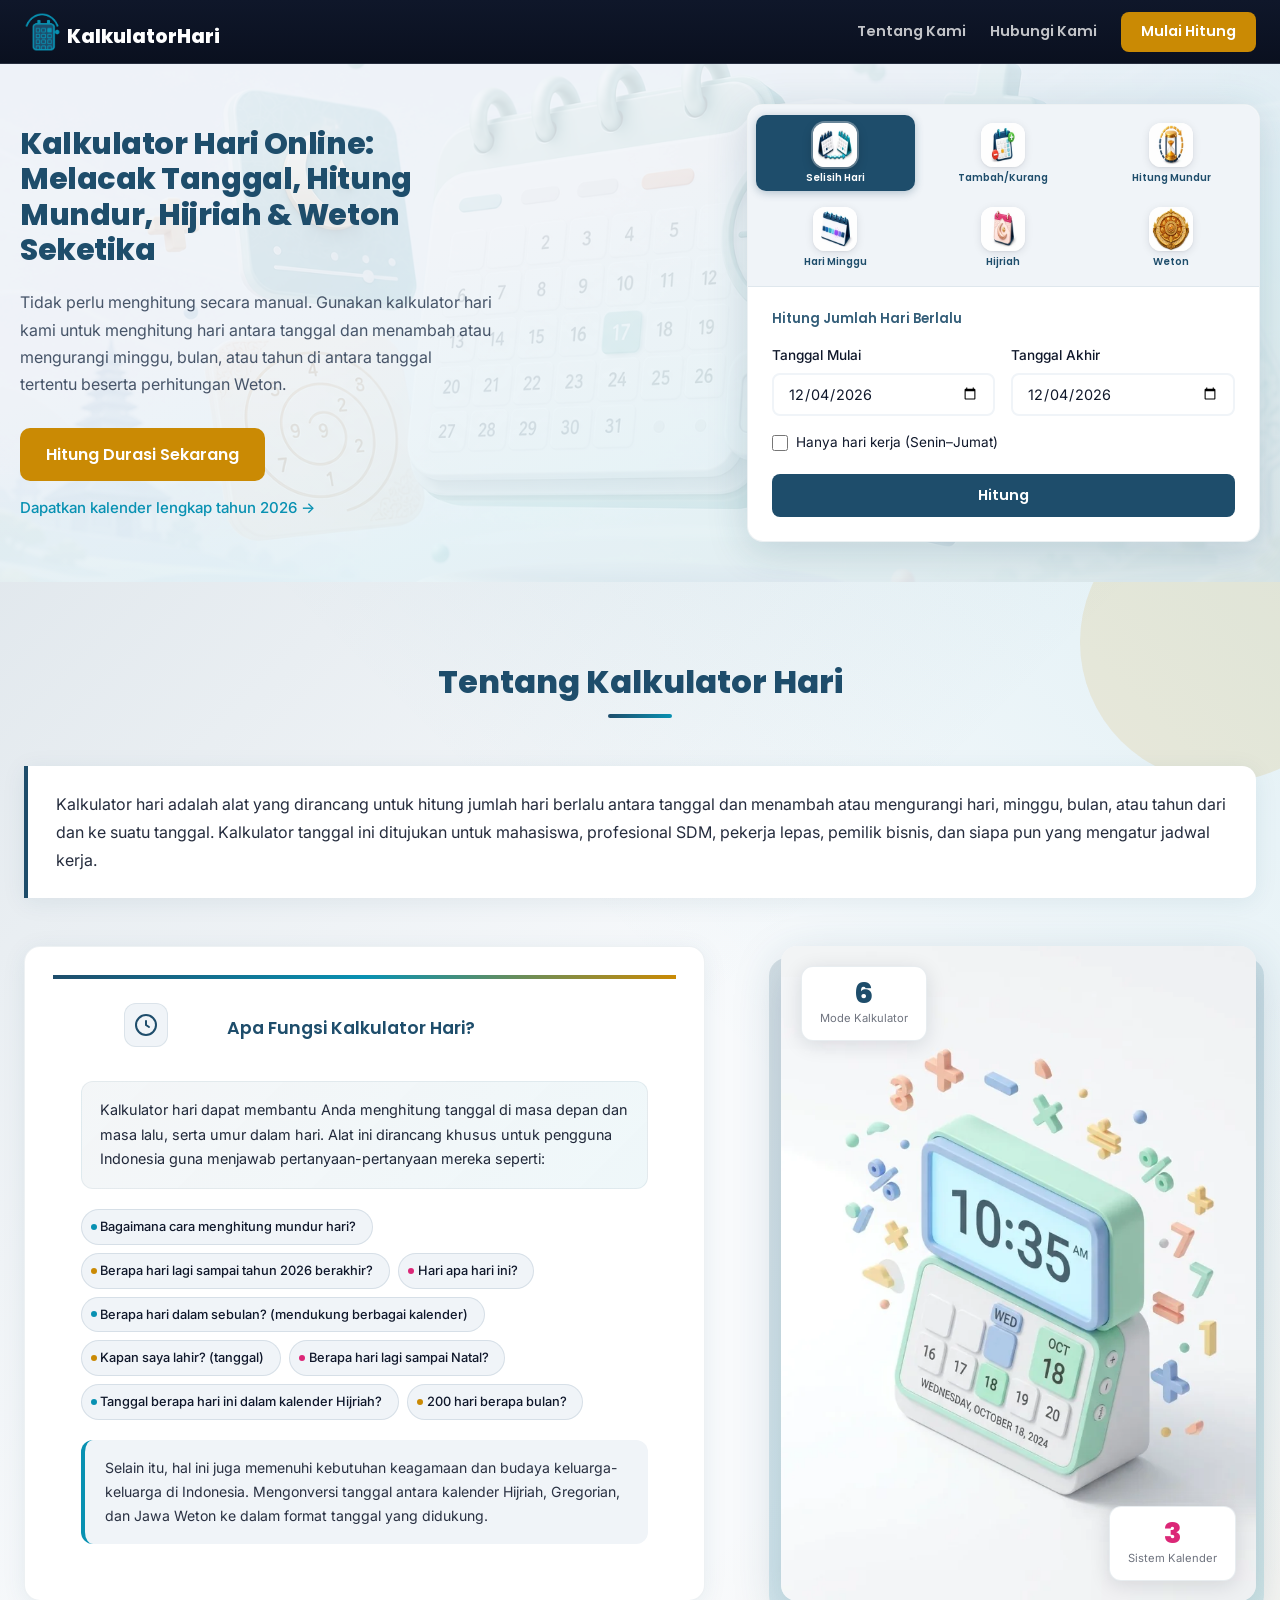
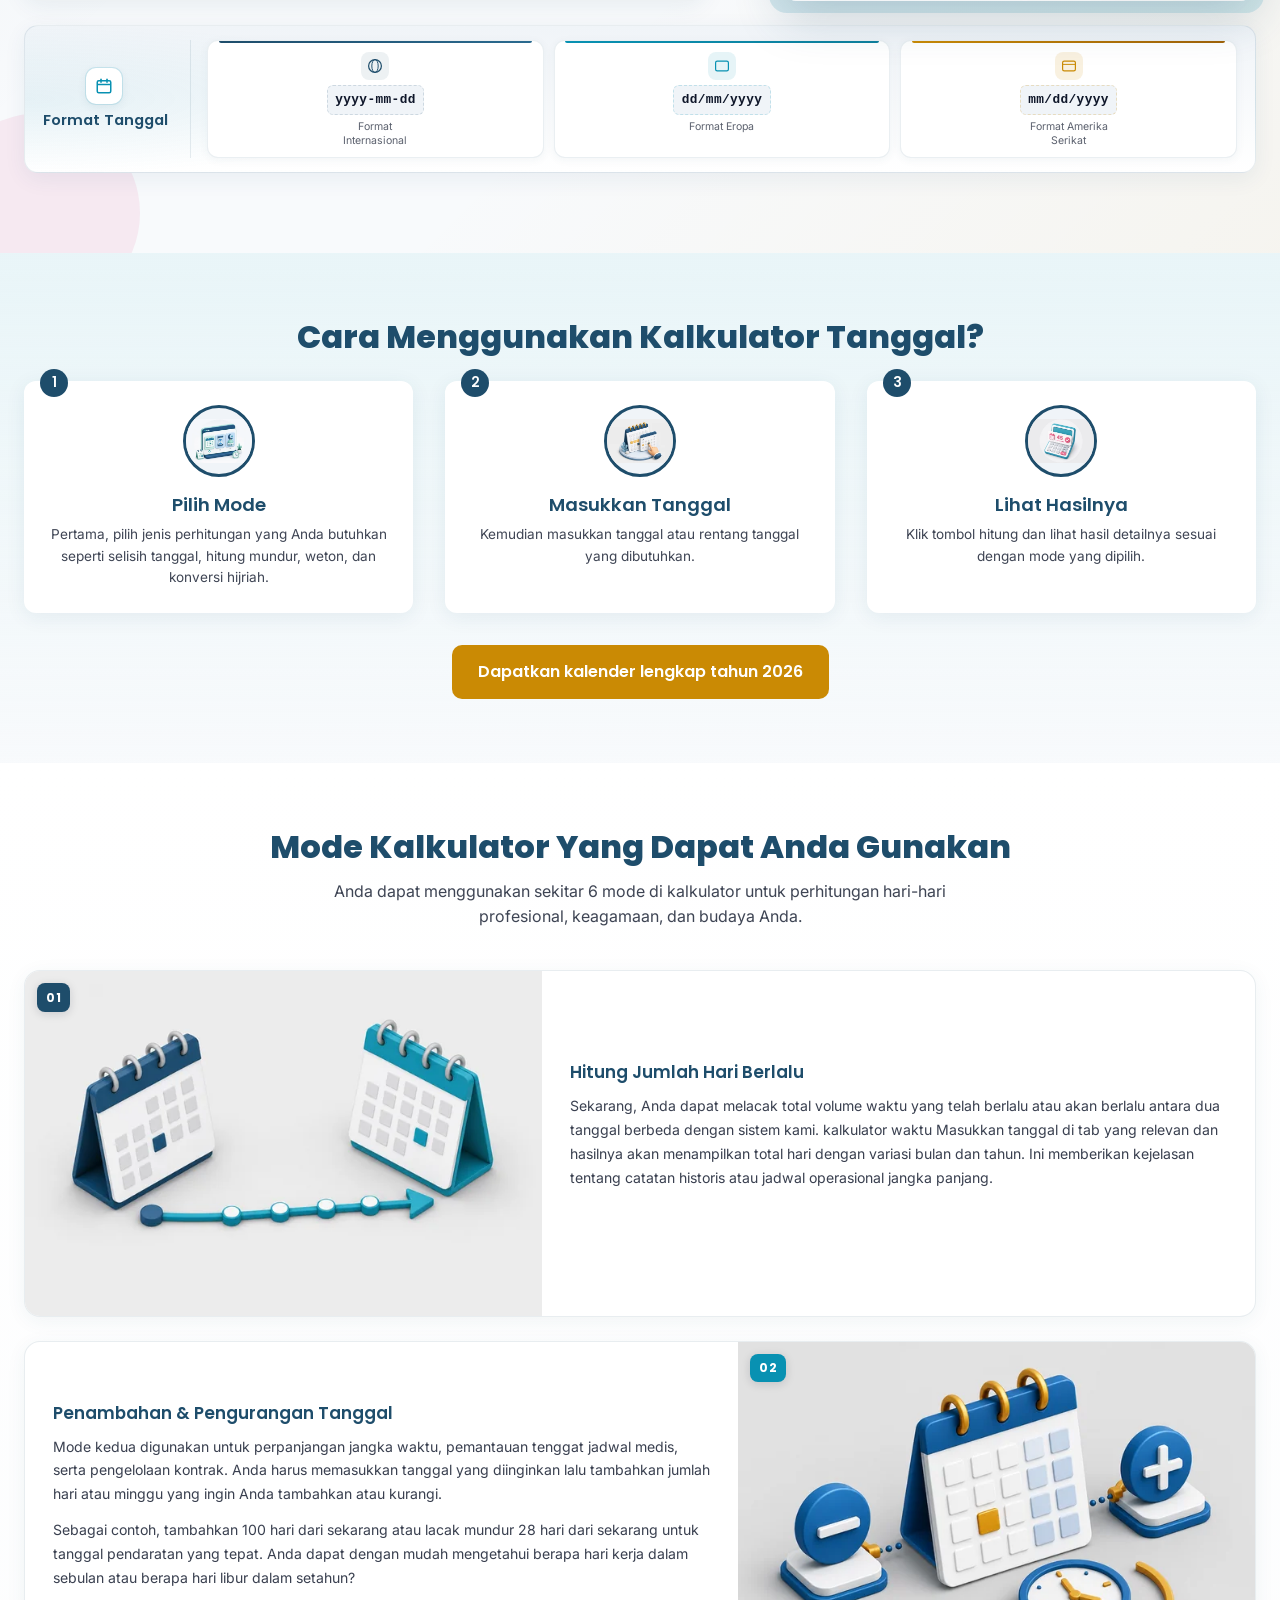
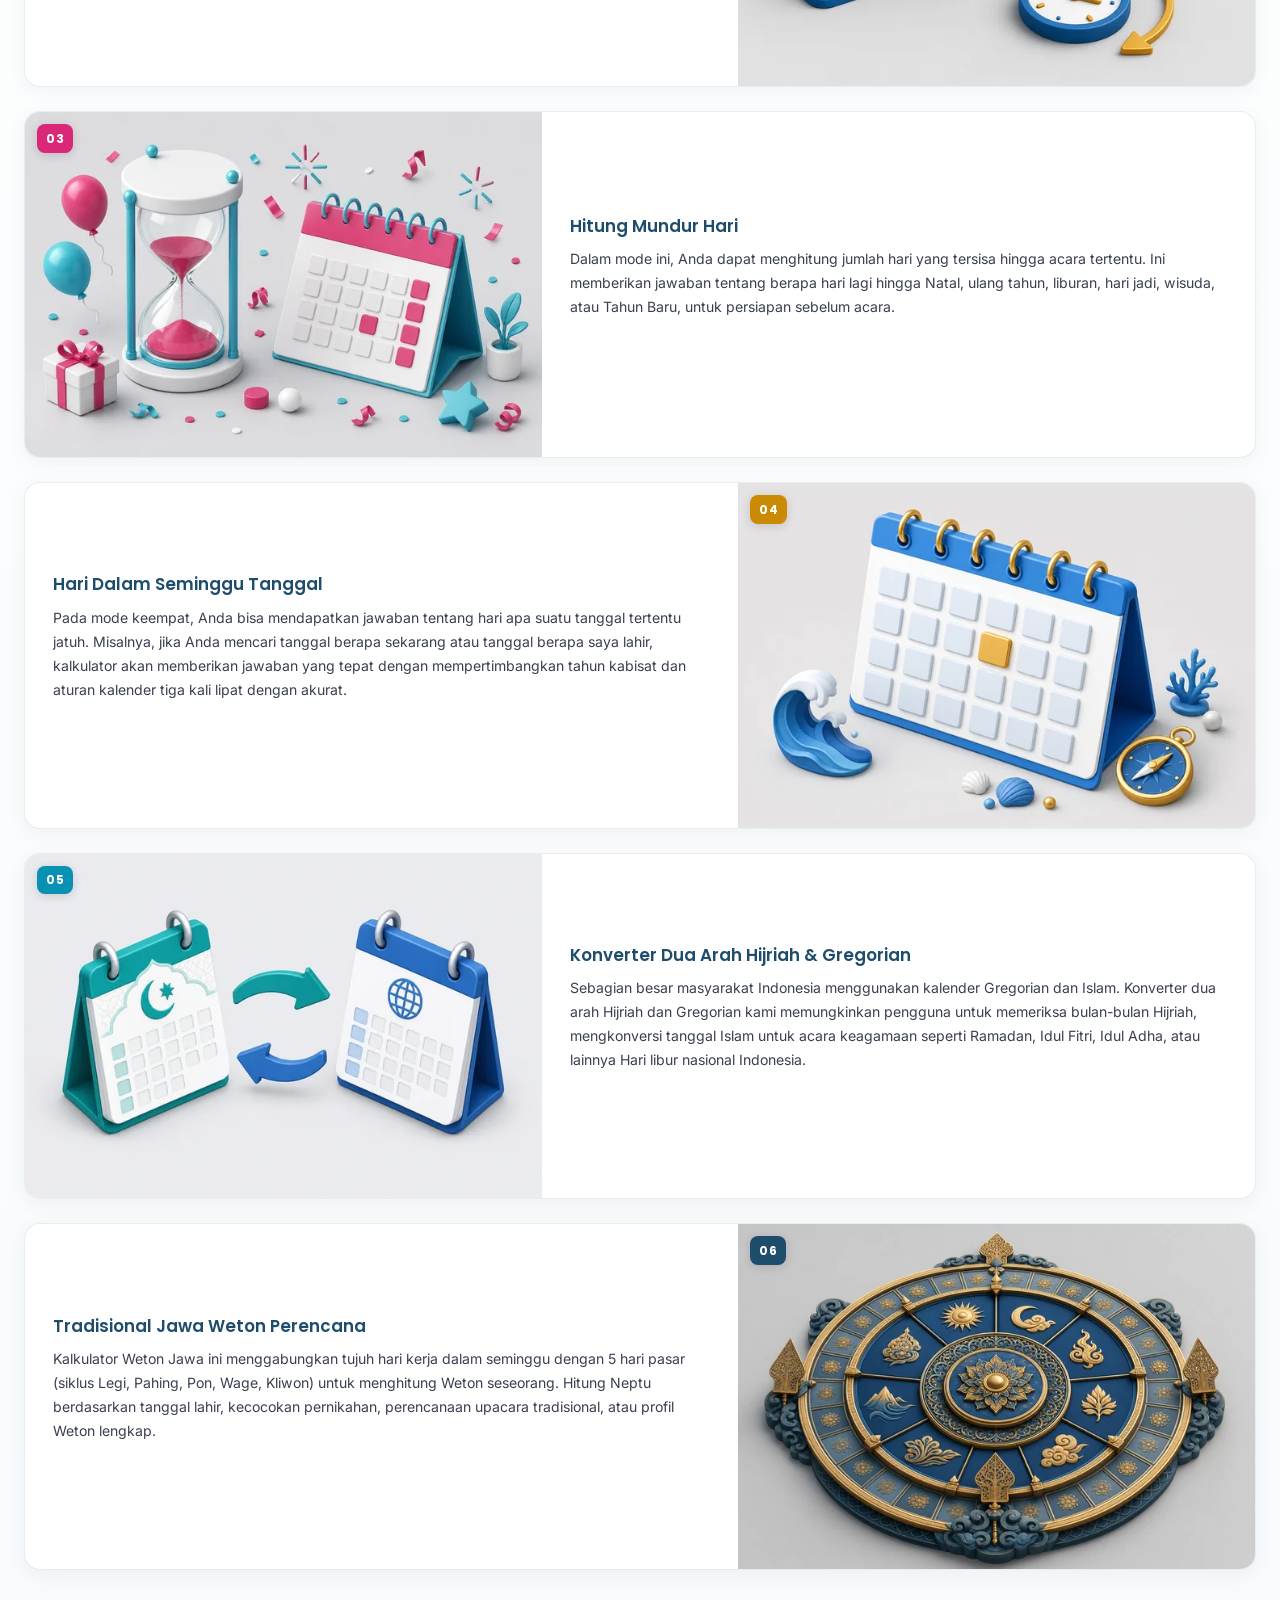
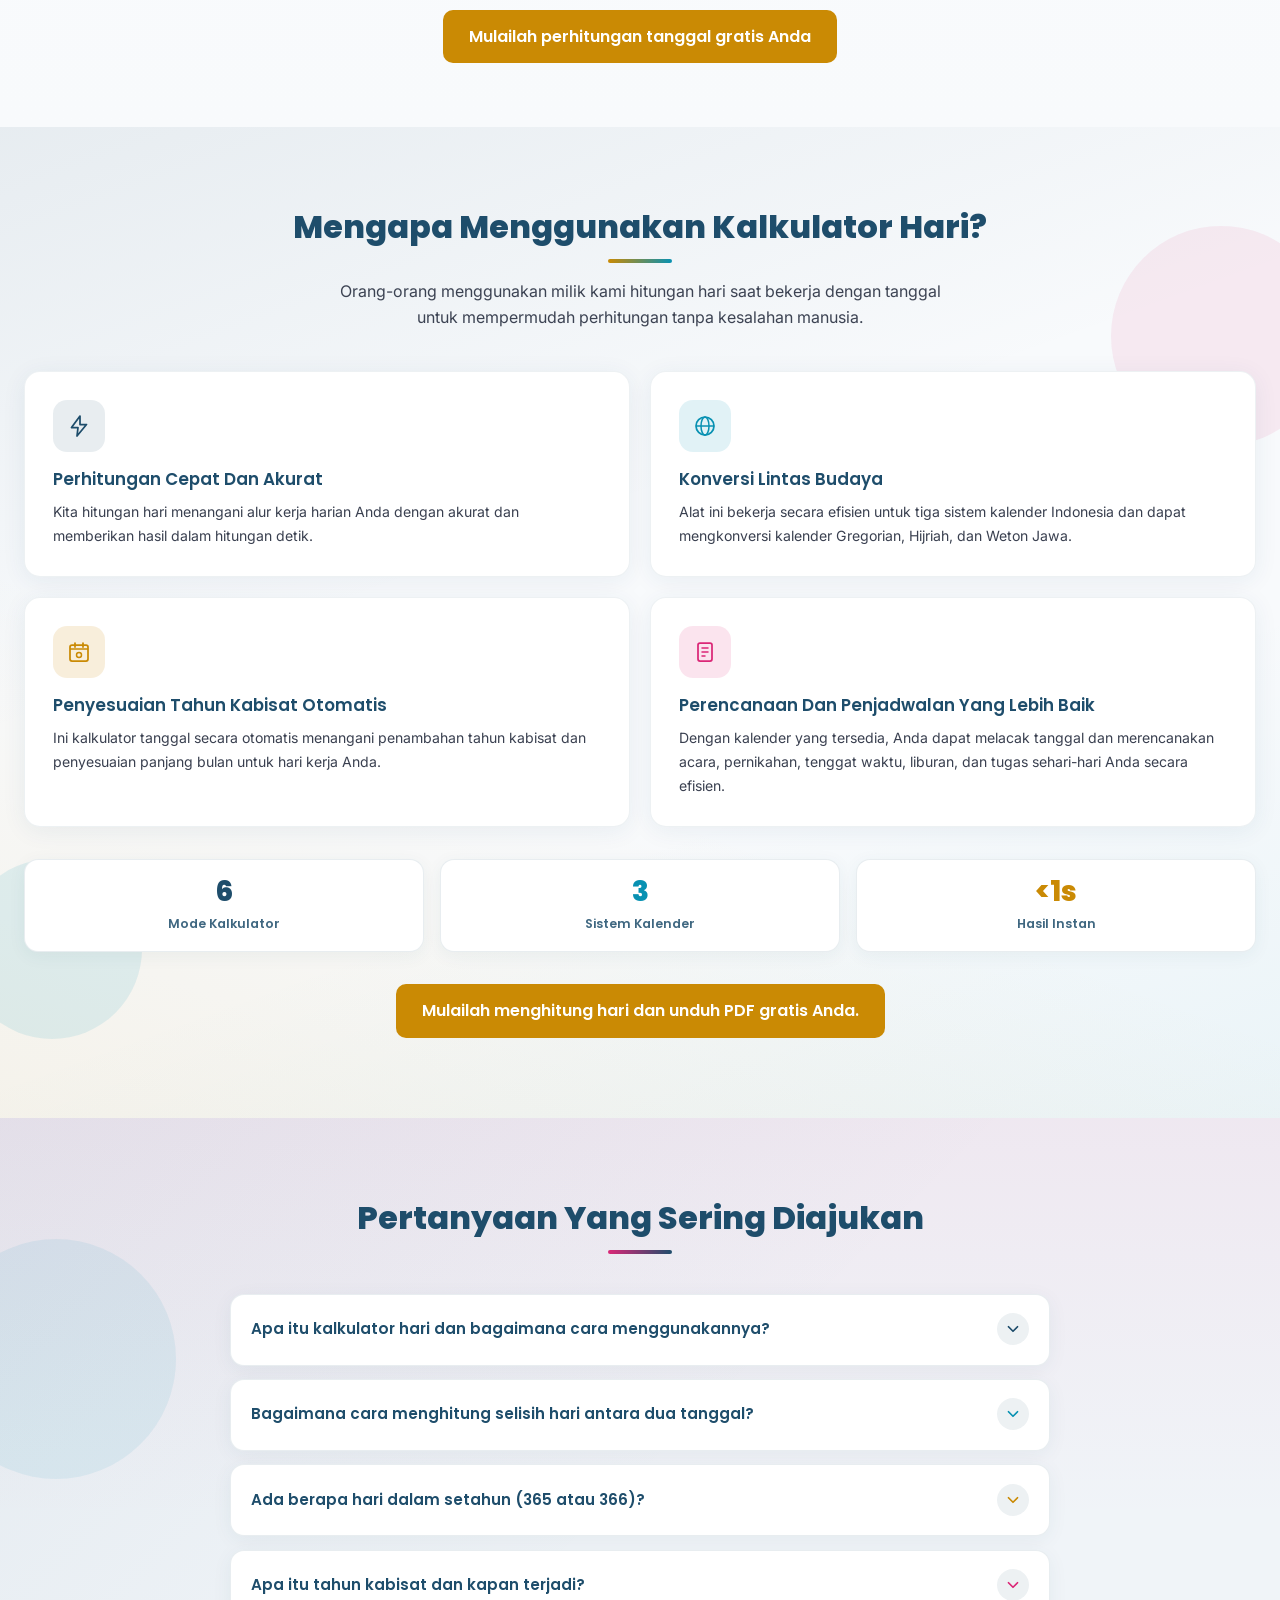
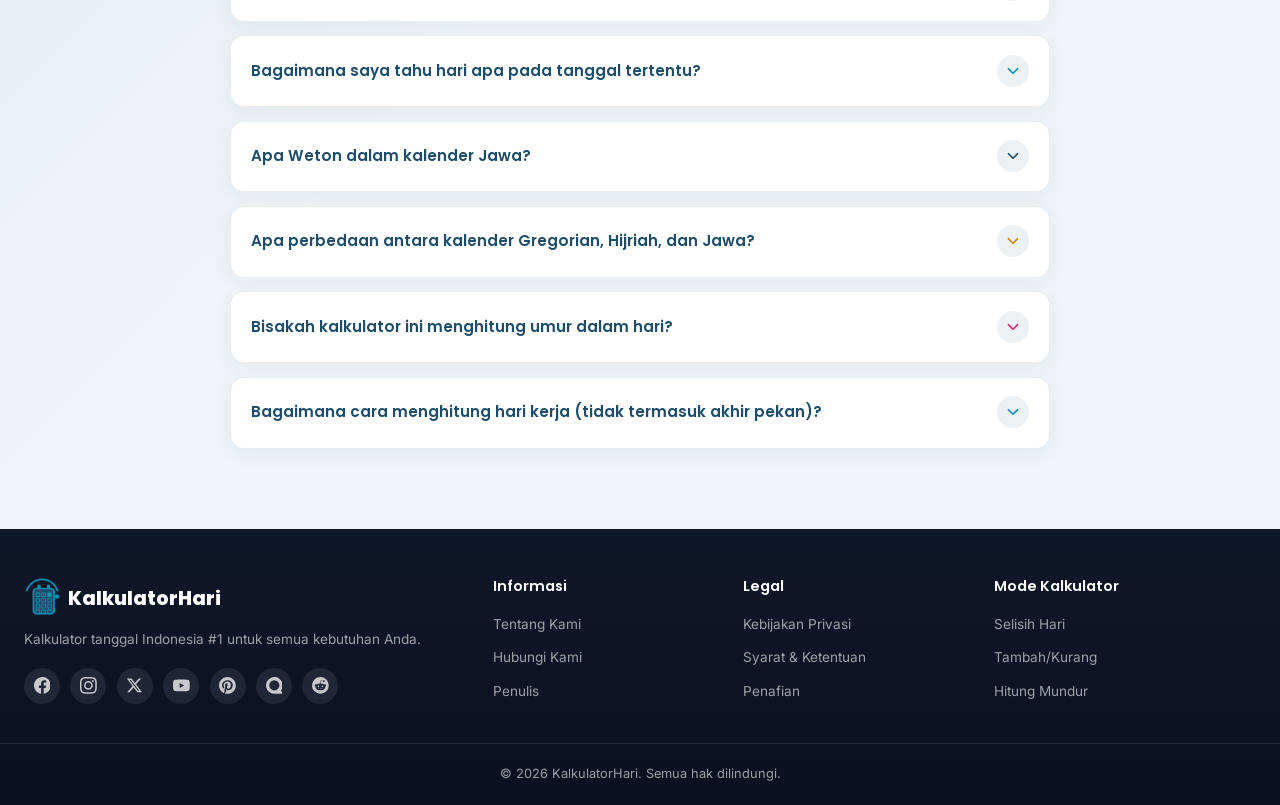
<file: index.html>
<!DOCTYPE html>
<html lang="id">
<head>
  <meta charset="UTF-8">
  <meta name="viewport" content="width=device-width, initial-scale=1.0">
  <title>Kalkulator Hari 2026: Tanggal, Weton & Hitung Mundur</title>
  <meta name="description" content="Kalkulator Hari gratis: hitung selisih tanggal, hari kerja, hitung mundur, konversi Hijriah, dan Weton Jawa, hasil instan tanpa daftar.">
  <meta property="og:type" content="website">
  <meta property="og:title" content="Kalkulator Hari 2026: Tanggal, Weton & Hitung Mundur">
  <meta property="og:description" content="Kalkulator Hari gratis: hitung selisih tanggal, hari kerja, hitung mundur, konversi Hijriah, dan Weton Jawa, hasil instan tanpa daftar.">
  <meta property="og:image" content="images/brand-og.webp">
  <meta property="og:image:width" content="1200">
  <meta property="og:image:height" content="630">
  <meta property="og:image:alt" content="KalkulatorHari — kalkulator tanggal Indonesia untuk selisih hari, hitung mundur, Hijriah, dan Weton Jawa">
  <meta name="twitter:card" content="summary_large_image">
  <meta name="twitter:title" content="Kalkulator Hari 2026: Tanggal, Weton & Hitung Mundur">
  <meta name="twitter:description" content="Kalkulator Hari gratis: hitung selisih tanggal, hari kerja, hitung mundur, konversi Hijriah, dan Weton Jawa, hasil instan tanpa daftar.">
  <meta name="twitter:image" content="images/brand-og.webp">
  <meta name="keywords" content="kalkulator hari, kalkulator tanggal, hitung mundur, weton jawa, konversi hijriah">
  <link rel="canonical" href="https://www.kalkulatorhari.com/">
  <link rel="icon" type="image/webp" sizes="32x32" href="images/brand-favicon-32.webp">
  <link rel="icon" type="image/webp" sizes="512x512" href="images/brand-favicon.webp">
  <link rel="apple-touch-icon" href="images/brand-favicon.webp">
  <link rel="preconnect" href="https://fonts.googleapis.com">
  <link rel="preconnect" href="https://fonts.gstatic.com" crossorigin>
  <link href="https://fonts.googleapis.com/css2?family=Inter:wght@400;500&family=Poppins:wght@600;800&display=swap" rel="stylesheet">
  <link rel="stylesheet" href="style.css">
  <script src="seo.js"></script>
</head>
<body>

  <!-- Header -->
  <header id="header">
    <div class="header-inner">
      <a href="#hero" class="logo">
        <img src="images/brand-logo.webp" alt="Logo KalkulatorHari" class="logo-img" width="37" height="40">
        <span>KalkulatorHari</span>
      </a>
      <nav class="nav" id="main-nav">
        <a href="about-us.html" class="nav-link">Tentang Kami</a>
        <a href="contact-us.html" class="nav-link">Hubungi Kami</a>
        <a href="#hero" class="nav-btn">Mulai Hitung</a>
      </nav>
      <button class="mobile-menu-btn" id="mobile-menu-btn" aria-label="Menu">
        <span></span><span></span><span></span>
      </button>
    </div>
  </header>

  <!-- Hero + Calculator -->
  <section id="hero">
    <div class="hero-calc">
      <div class="calc-card">
        <div class="calc-tabs" role="tablist">
          <button class="calc-tab active" data-tab="selisih" role="tab" aria-selected="true" title="Selisih Hari">
            <span class="calc-tab-icon" aria-hidden="true">
              <img src="images/tab-icons/tab-icon-selisih.webp" alt="" width="40" height="40" decoding="async">
            </span>
            <span class="calc-tab-label">Selisih Hari</span>
          </button>
          <button class="calc-tab" data-tab="tambah" role="tab" title="Tambah/Kurang">
            <span class="calc-tab-icon" aria-hidden="true">
              <img src="images/tab-icons/tab-icon-tambah.webp" alt="" width="40" height="40" decoding="async">
            </span>
            <span class="calc-tab-label">Tambah/Kurang</span>
          </button>
          <button class="calc-tab" data-tab="mundur" role="tab" title="Hitung Mundur">
            <span class="calc-tab-icon" aria-hidden="true">
              <img src="images/tab-icons/tab-icon-mundur.webp" alt="" width="40" height="40" decoding="async">
            </span>
            <span class="calc-tab-label">Hitung Mundur</span>
          </button>
          <button class="calc-tab" data-tab="hari" role="tab" title="Hari dalam Seminggu">
            <span class="calc-tab-icon" aria-hidden="true">
              <img src="images/tab-icons/tab-icon-hari.webp" alt="" width="40" height="40" decoding="async">
            </span>
            <span class="calc-tab-label">Hari Minggu</span>
          </button>
          <button class="calc-tab" data-tab="hijriah" role="tab" title="Kalender Hijriah">
            <span class="calc-tab-icon" aria-hidden="true">
              <img src="images/tab-icons/tab-icon-hijriah.webp" alt="" width="40" height="40" decoding="async">
            </span>
            <span class="calc-tab-label">Hijriah</span>
          </button>
          <button class="calc-tab" data-tab="weton" role="tab" title="Weton Jawa">
            <span class="calc-tab-icon" aria-hidden="true">
              <img src="images/tab-icons/tab-icon-weton.webp" alt="" width="40" height="40" decoding="async">
            </span>
            <span class="calc-tab-label">Weton</span>
          </button>
        </div>

        <div class="calc-body">

          <!-- Tab 1: Selisih Hari -->
          <div class="calc-panel active" id="panel-selisih">
            <div class="calc-form">
              <p class="panel-desc">Hitung Jumlah Hari Berlalu</p>
              <div class="form-row">
                <div class="form-group">
                  <label for="selisih-start">Tanggal Mulai</label>
                  <input type="date" id="selisih-start">
                </div>
                <div class="form-group">
                  <label for="selisih-end">Tanggal Akhir</label>
                  <input type="date" id="selisih-end">
                </div>
              </div>
              <label class="checkbox-label">
                <input type="checkbox" id="selisih-workdays">
                Hanya hari kerja (Senin–Jumat)
              </label>
              <button class="btn-primary" id="btn-selisih">Hitung</button>
              <p class="error-msg" id="error-selisih" hidden>Tanggal akhir harus setelah tanggal mulai</p>
            </div>
            <div class="result-area" id="result-selisih" hidden>
              <div class="result-number" id="selisih-total">0</div>
              <div class="result-label" id="selisih-label">hari</div>
              <div class="result-breakdown" id="selisih-breakdown"></div>
              <button type="button" class="btn-pdf-download" data-pdf-mode="selisih" aria-label="Unduh hasil dalam PDF">
                <svg xmlns="http://www.w3.org/2000/svg" width="14" height="14" viewBox="0 0 24 24" fill="none" stroke="currentColor" stroke-width="2" stroke-linecap="round" stroke-linejoin="round" aria-hidden="true">
                  <path d="M12 3v12"/><path d="m7 10 5 5 5-5"/><path d="M5 21h14"/>
                </svg>
                Unduh PDF
              </button>
              <button type="button" class="btn-back-calc">Hitung Lagi</button>
            </div>
          </div>

          <!-- Tab 2: Tambah/Kurang -->
          <div class="calc-panel" id="panel-tambah">
            <div class="calc-form">
              <p class="panel-desc">Penambahan &amp; Pengurangan Tanggal</p>
              <div class="form-group">
                <label for="tambah-start">Tanggal Awal</label>
                <input type="date" id="tambah-start">
              </div>
              <div class="form-group">
                <label for="tambah-amount">Jumlah Hari/Minggu/Bulan/Tahun</label>
                <input type="number" id="tambah-amount" min="1" value="1">
              </div>
              <div class="toggle-group">
                <button class="toggle-btn active" data-op="add" id="toggle-add">Tambah</button>
                <button class="toggle-btn" data-op="sub" id="toggle-sub">Kurangi</button>
              </div>
              <div class="unit-selector">
                <button class="unit-btn active" data-unit="days">Hari</button>
                <button class="unit-btn" data-unit="weeks">Minggu</button>
                <button class="unit-btn" data-unit="months">Bulan</button>
                <button class="unit-btn" data-unit="years">Tahun</button>
              </div>
              <button class="btn-primary" id="btn-tambah">Hitung</button>
            </div>
            <div class="result-area" id="result-tambah" hidden>
              <div class="result-label">Hasil Tanggal</div>
              <div class="result-date" id="tambah-result"></div>
              <div class="result-sub" id="tambah-result-sub"></div>
              <button type="button" class="btn-pdf-download" data-pdf-mode="tambah" aria-label="Unduh hasil dalam PDF">
                <svg xmlns="http://www.w3.org/2000/svg" width="14" height="14" viewBox="0 0 24 24" fill="none" stroke="currentColor" stroke-width="2" stroke-linecap="round" stroke-linejoin="round" aria-hidden="true">
                  <path d="M12 3v12"/><path d="m7 10 5 5 5-5"/><path d="M5 21h14"/>
                </svg>
                Unduh PDF
              </button>
              <button type="button" class="btn-back-calc">Hitung Lagi</button>
            </div>
          </div>

          <!-- Tab 3: Hitung Mundur -->
          <div class="calc-panel" id="panel-mundur">
            <div class="calc-form">
              <p class="panel-desc">Hitung Mundur</p>
              <div class="form-group">
                <label for="mundur-date">Target Tanggal</label>
                <input type="date" id="mundur-date">
              </div>
              <div class="form-group">
                <label for="mundur-event">Nama Acara (opsional)</label>
                <input type="text" id="mundur-event" placeholder="Contoh: Ulang Tahun">
              </div>
              <button class="btn-primary" id="btn-mundur">Mulai Hitung Mundur</button>
            </div>
            <div class="countdown-wrap" id="countdown-wrap" hidden>
              <p class="countdown-event" id="countdown-event"></p>
              <div class="countdown-grid">
                <div class="countdown-box">
                  <div class="countdown-num" id="cd-days">0</div>
                  <div class="countdown-label">Hari</div>
                </div>
                <div class="countdown-box">
                  <div class="countdown-num" id="cd-hours">0</div>
                  <div class="countdown-label">Jam</div>
                </div>
                <div class="countdown-box">
                  <div class="countdown-num" id="cd-minutes">0</div>
                  <div class="countdown-label">Menit</div>
                </div>
                <div class="countdown-box">
                  <div class="countdown-num" id="cd-seconds">0</div>
                  <div class="countdown-label">Detik</div>
                </div>
              </div>
              <button type="button" class="btn-pdf-download" data-pdf-mode="mundur" aria-label="Unduh hasil dalam PDF">
                <svg xmlns="http://www.w3.org/2000/svg" width="14" height="14" viewBox="0 0 24 24" fill="none" stroke="currentColor" stroke-width="2" stroke-linecap="round" stroke-linejoin="round" aria-hidden="true">
                  <path d="M12 3v12"/><path d="m7 10 5 5 5-5"/><path d="M5 21h14"/>
                </svg>
                Unduh PDF
              </button>
              <button type="button" class="btn-back-calc">Hitung Lagi</button>
            </div>
          </div>

          <!-- Tab 4: Hari dalam Seminggu -->
          <div class="calc-panel" id="panel-hari">
            <div class="calc-form">
              <p class="panel-desc">Hari dalam Seminggu</p>
              <div class="form-group">
                <label for="hari-date">Pilih Tanggal</label>
                <input type="date" id="hari-date">
              </div>
              <button class="btn-primary" id="btn-hari">Cari Hari</button>
            </div>
            <div class="result-area" id="result-hari" hidden>
              <div class="result-day" id="hari-name"></div>
              <div class="result-sub" id="hari-full"></div>
              <button type="button" class="btn-pdf-download" data-pdf-mode="hari" aria-label="Unduh hasil dalam PDF">
                <svg xmlns="http://www.w3.org/2000/svg" width="14" height="14" viewBox="0 0 24 24" fill="none" stroke="currentColor" stroke-width="2" stroke-linecap="round" stroke-linejoin="round" aria-hidden="true">
                  <path d="M12 3v12"/><path d="m7 10 5 5 5-5"/><path d="M5 21h14"/>
                </svg>
                Unduh PDF
              </button>
              <button type="button" class="btn-back-calc">Hitung Lagi</button>
            </div>
          </div>

          <!-- Tab 5: Hijriah -->
          <div class="calc-panel" id="panel-hijriah">
            <div class="calc-form">
              <p class="panel-desc">Konverter Hijriah &amp; Gregorian</p>
              <div class="radio-group">
                <label class="radio-label">
                  <input type="radio" name="hijri-dir" value="g2h" checked>
                  Gregorian → Hijriah
                </label>
                <label class="radio-label">
                  <input type="radio" name="hijri-dir" value="h2g">
                  Hijriah → Gregorian
                </label>
              </div>
              <div id="hijri-g-input">
                <div class="form-group">
                  <label for="hijri-g-date">Tanggal Gregorian</label>
                  <input type="date" id="hijri-g-date">
                </div>
              </div>
              <div id="hijri-h-input" hidden>
                <div class="form-row">
                  <div class="form-group">
                    <label for="hijri-h-day">Hari</label>
                    <input type="number" id="hijri-h-day" min="1" max="30" value="1">
                  </div>
                  <div class="form-group">
                    <label for="hijri-h-month">Bulan</label>
                    <select id="hijri-h-month">
                      <option value="1">Muharram</option>
                      <option value="2">Safar</option>
                      <option value="3">Rabi al-Awwal</option>
                      <option value="4">Rabi al-Tsani</option>
                      <option value="5">Jumadil Awal</option>
                      <option value="6">Jumadil Akhir</option>
                      <option value="7">Rajab</option>
                      <option value="8">Sya'ban</option>
                      <option value="9">Ramadan</option>
                      <option value="10">Syawal</option>
                      <option value="11">Dzulqa'dah</option>
                      <option value="12">Dzulhijjah</option>
                    </select>
                  </div>
                  <div class="form-group">
                    <label for="hijri-h-year">Tahun</label>
                    <input type="number" id="hijri-h-year" min="1" value="1447">
                  </div>
                </div>
              </div>
              <button class="btn-primary" id="btn-hijriah">Konversi</button>
              <p class="note-text">Mendukung perhitungan Ramadan, Idul Fitri, dan Idul Adha.</p>
            </div>
            <div class="result-area" id="result-hijriah" hidden>
              <div class="result-hijri" id="hijri-result"></div>
              <button type="button" class="btn-pdf-download" data-pdf-mode="hijriah" aria-label="Unduh hasil dalam PDF">
                <svg xmlns="http://www.w3.org/2000/svg" width="14" height="14" viewBox="0 0 24 24" fill="none" stroke="currentColor" stroke-width="2" stroke-linecap="round" stroke-linejoin="round" aria-hidden="true">
                  <path d="M12 3v12"/><path d="m7 10 5 5 5-5"/><path d="M5 21h14"/>
                </svg>
                Unduh PDF
              </button>
              <button type="button" class="btn-back-calc">Hitung Lagi</button>
            </div>
          </div>

          <!-- Tab 6: Weton -->
          <div class="calc-panel" id="panel-weton">
            <div class="calc-form">
              <p class="panel-desc">Kalkulator Weton Jawa</p>
              <div class="form-group">
                <label for="weton-date">Tanggal Lahir</label>
                <input type="date" id="weton-date">
              </div>
              <button class="btn-primary" id="btn-weton">Hitung Weton</button>
            </div>
            <div class="result-area" id="result-weton" hidden>
              <div class="weton-grid">
                <div class="weton-item">
                  <span class="weton-key">Hari</span>
                  <span class="weton-val" id="weton-hari"></span>
                </div>
                <div class="weton-item">
                  <span class="weton-key">Pasaran</span>
                  <span class="weton-val" id="weton-pasaran"></span>
                </div>
                <div class="weton-item full">
                  <span class="weton-key">Weton</span>
                  <span class="weton-name" id="weton-name"></span>
                </div>
                <div class="weton-item">
                  <span class="weton-key">Neptu</span>
                  <span class="weton-val" id="weton-neptu"></span>
                </div>
              </div>
              <p class="weton-desc" id="weton-desc"></p>
              <button type="button" class="btn-pdf-download" data-pdf-mode="weton" aria-label="Unduh hasil dalam PDF">
                <svg xmlns="http://www.w3.org/2000/svg" width="14" height="14" viewBox="0 0 24 24" fill="none" stroke="currentColor" stroke-width="2" stroke-linecap="round" stroke-linejoin="round" aria-hidden="true">
                  <path d="M12 3v12"/><path d="m7 10 5 5 5-5"/><path d="M5 21h14"/>
                </svg>
                Unduh PDF
              </button>
              <button type="button" class="btn-back-calc">Hitung Lagi</button>
            </div>
          </div>

        </div>
      </div>
    </div>

    <div class="hero-text">
      <h1>Kalkulator Hari Online: Melacak Tanggal, Hitung Mundur, Hijriah &amp; Weton Seketika</h1>
      <p class="hero-sub">Tidak perlu menghitung secara manual. Gunakan kalkulator hari kami untuk menghitung hari antara tanggal dan menambah atau mengurangi minggu, bulan, atau tahun di antara tanggal tertentu beserta perhitungan Weton.</p>
      <a href="#hero" class="btn-cta" id="hero-cta">Hitung Durasi Sekarang</a>
      <a href="#mode" class="hero-link">Dapatkan kalender lengkap tahun 2026 →</a>
    </div>
  </section>

  <!-- Tentang -->
  <section id="tentang" class="section reveal tentang-section">
    <div class="tentang-bg" aria-hidden="true"></div>
    <div class="container tentang-container">
      <header class="tentang-header">
        <h2>Tentang Kalkulator Hari</h2>
        <div class="tentang-header-accent" aria-hidden="true"></div>
      </header>
      <div class="tentang-grid">
        <div class="tentang-lead">
          <p>Kalkulator hari adalah alat yang dirancang untuk hitung jumlah hari berlalu antara tanggal dan menambah atau mengurangi hari, minggu, bulan, atau tahun dari dan ke suatu tanggal. Kalkulator tanggal ini ditujukan untuk mahasiswa, profesional SDM, pekerja lepas, pemilik bisnis, dan siapa pun yang mengatur jadwal kerja.</p>
        </div>
        <div class="tentang-body">
          <article class="tentang-card tentang-card-features">
            <div class="features-card-header">
              <div class="tentang-card-icon features-card-icon" aria-hidden="true">
                <svg width="24" height="24" viewBox="0 0 24 24" fill="none">
                  <circle cx="12" cy="12" r="10" stroke="currentColor" stroke-width="2"/>
                  <path d="M12 8v4l3 2" stroke="currentColor" stroke-width="2" stroke-linecap="round"/>
                </svg>
              </div>
              <h3>Apa Fungsi Kalkulator Hari?</h3>
            </div>
            <p class="features-intro">Kalkulator hari dapat membantu Anda menghitung tanggal di masa depan dan masa lalu, serta umur dalam hari. Alat ini dirancang khusus untuk pengguna Indonesia guna menjawab pertanyaan-pertanyaan mereka seperti:</p>
            <div class="pill-list features-pill-list" role="list">
              <span class="pill" role="listitem">Bagaimana cara menghitung mundur hari?</span>
              <span class="pill" role="listitem">Berapa hari lagi sampai tahun 2026 berakhir?</span>
              <span class="pill" role="listitem">Hari apa hari ini?</span>
              <span class="pill" role="listitem">Berapa hari dalam sebulan? (mendukung berbagai kalender)</span>
              <span class="pill" role="listitem">Kapan saya lahir? (tanggal)</span>
              <span class="pill" role="listitem">Berapa hari lagi sampai Natal?</span>
              <span class="pill" role="listitem">Tanggal berapa hari ini dalam kalender Hijriah?</span>
              <span class="pill" role="listitem">200 hari berapa bulan?</span>
            </div>
            <div class="features-note">
              <p>Selain itu, hal ini juga memenuhi kebutuhan keagamaan dan budaya keluarga-keluarga di Indonesia. Mengonversi tanggal antara kalender Hijriah, Gregorian, dan Jawa Weton ke dalam format tanggal yang didukung.</p>
            </div>
          </article>

          <article class="tentang-card tentang-card-formats">
            <div class="formats-inner">
              <div class="formats-card-header">
                <div class="tentang-card-icon formats-card-icon" aria-hidden="true">
                  <svg width="24" height="24" viewBox="0 0 24 24" fill="none">
                    <rect x="3" y="5" width="18" height="16" rx="2" stroke="currentColor" stroke-width="2"/>
                    <line x1="3" y1="10" x2="21" y2="10" stroke="currentColor" stroke-width="2"/>
                    <line x1="8" y1="3" x2="8" y2="7" stroke="currentColor" stroke-width="2" stroke-linecap="round"/>
                    <line x1="16" y1="3" x2="16" y2="7" stroke="currentColor" stroke-width="2" stroke-linecap="round"/>
                  </svg>
                </div>
                <h3>Format Tanggal</h3>
              </div>
              <div class="format-cards">
                <div class="format-card format-card--intl">
                  <div class="format-card-icon" aria-hidden="true">
                    <svg width="20" height="20" viewBox="0 0 20 20" fill="none"><circle cx="10" cy="10" r="8" stroke="currentColor" stroke-width="1.5"/><ellipse cx="10" cy="10" rx="4" ry="8" stroke="currentColor" stroke-width="1.2"/></svg>
                  </div>
                  <div class="format-code">yyyy-mm-dd</div>
                  <div class="format-name">Format Internasional</div>
                </div>
                <div class="format-card format-card--eu">
                  <div class="format-card-icon" aria-hidden="true">
                    <svg width="20" height="20" viewBox="0 0 20 20" fill="none"><rect x="2" y="4" width="16" height="12" rx="2" stroke="currentColor" stroke-width="1.5"/></svg>
                  </div>
                  <div class="format-code">dd/mm/yyyy</div>
                  <div class="format-name">Format Eropa</div>
                </div>
                <div class="format-card format-card--us">
                  <div class="format-card-icon" aria-hidden="true">
                    <svg width="20" height="20" viewBox="0 0 20 20" fill="none"><rect x="2" y="4" width="16" height="12" rx="2" stroke="currentColor" stroke-width="1.5"/><line x1="2" y1="8" x2="18" y2="8" stroke="currentColor" stroke-width="1.2"/></svg>
                  </div>
                  <div class="format-code">mm/dd/yyyy</div>
                  <div class="format-name">Format Amerika Serikat</div>
                </div>
              </div>
            </div>
          </article>

          <aside class="tentang-aside">
            <div class="about-image-frame">
              <div class="about-image-wrapper">
                <img
                  src="images/tentang-hero-kalkulator.webp"
                  alt="Bagian Tentang — ilustrasi kalkulator tanggal dan kalender digital Indonesia"
                  width="764"
                  height="1024"
                  loading="lazy"
                  decoding="async"
                  class="about-photo"
                />
                <div class="floating-badge badge-top">
                  <span class="badge-num">6</span>
                  <span class="badge-label">Mode Kalkulator</span>
                </div>
                <div class="floating-badge badge-bottom">
                  <span class="badge-num">3</span>
                  <span class="badge-label">Sistem Kalender</span>
                </div>
              </div>
            </div>
          </aside>
        </div>
      </div>
    </div>
  </section>

  <!-- Cara Pakai -->
  <section id="cara-pakai" class="section reveal">
    <div class="container">
      <h2>Cara Menggunakan Kalkulator Tanggal?</h2>
      <div class="steps steps--animated">
        <div class="step-card">
          <div class="step-badge">1</div>
          <div class="step-icon-img">
            <img src="images/cara-pilih-mode.webp" alt="Bagian Cara Menggunakan — langkah pilih mode kalkulator" width="256" height="256" loading="lazy" decoding="async">
          </div>
          <h3>Pilih Mode</h3>
          <p>Pertama, pilih jenis perhitungan yang Anda butuhkan seperti selisih tanggal, hitung mundur, weton, dan konversi hijriah.</p>
        </div>
        <div class="step-card">
          <div class="step-badge">2</div>
          <div class="step-icon-img">
            <img src="images/cara-masukkan-tanggal.webp" alt="Bagian Cara Menggunakan — langkah masukkan tanggal" width="256" height="256" loading="lazy" decoding="async">
          </div>
          <h3>Masukkan Tanggal</h3>
          <p>Kemudian masukkan tanggal atau rentang tanggal yang dibutuhkan.</p>
        </div>
        <div class="step-card">
          <div class="step-badge">3</div>
          <div class="step-icon-img">
            <img src="images/cara-lihat-hasil.webp" alt="Bagian Cara Menggunakan — langkah lihat hasil perhitungan" width="256" height="256" loading="lazy" decoding="async">
          </div>
          <h3>Lihat Hasilnya</h3>
          <p>Klik tombol hitung dan lihat hasil detailnya sesuai dengan mode yang dipilih.</p>
        </div>
      </div>
      <div class="cara-pakai-cta">
        <a href="#hero" class="btn-cta">Dapatkan kalender lengkap tahun 2026</a>
      </div>
    </div>
  </section>
  <!-- Mode Kalkulator -->
  <section id="mode" class="section reveal mode-section">
    <div class="container">
      <header class="mode-header">
        <h2>Mode Kalkulator Yang Dapat Anda Gunakan</h2>
        <p class="section-intro">Anda dapat menggunakan sekitar 6 mode di kalkulator untuk perhitungan hari-hari profesional, keagamaan, dan budaya Anda.</p>
      </header>
      <div class="mode-grid">
        <article class="mode-card mode-card--selisih" data-tab="selisih" tabindex="0" role="button" aria-label="Buka mode Hitung Jumlah Hari Berlalu">
          <div class="mode-card-media">
            <img src="images/mode-selisih-hari.webp" alt="Bagian Mode Kalkulator — ilustrasi mode Selisih Hari" width="640" height="360" loading="lazy" decoding="async">
            <span class="mode-card-num">01</span>
          </div>
          <div class="mode-card-body">
            <h3>Hitung Jumlah Hari Berlalu</h3>
            <p>Sekarang, Anda dapat melacak total volume waktu yang telah berlalu atau akan berlalu antara dua tanggal berbeda dengan sistem kami. kalkulator waktu Masukkan tanggal di tab yang relevan dan hasilnya akan menampilkan total hari dengan variasi bulan dan tahun. Ini memberikan kejelasan tentang catatan historis atau jadwal operasional jangka panjang.</p>
            <span class="mode-card-cta">Coba mode ini →</span>
          </div>
        </article>
        <article class="mode-card mode-card--tambah" data-tab="tambah" tabindex="0" role="button" aria-label="Buka mode Penambahan dan Pengurangan Tanggal">
          <div class="mode-card-media">
            <img src="images/mode-tambah-kurang.webp" alt="Bagian Mode Kalkulator — ilustrasi mode Tambah dan Kurang Tanggal" width="640" height="360" loading="lazy" decoding="async">
            <span class="mode-card-num">02</span>
          </div>
          <div class="mode-card-body">
            <h3>Penambahan &amp; Pengurangan Tanggal</h3>
            <p>Mode kedua digunakan untuk perpanjangan jangka waktu, pemantauan tenggat jadwal medis, serta pengelolaan kontrak. Anda harus memasukkan tanggal yang diinginkan lalu tambahkan  jumlah hari atau minggu yang ingin Anda tambahkan atau kurangi.</p>
            <p>Sebagai contoh, tambahkan 100 hari dari sekarang atau lacak mundur 28 hari dari sekarang untuk tanggal pendaratan yang tepat. Anda dapat dengan mudah mengetahui berapa hari kerja dalam sebulan atau berapa hari libur dalam setahun?</p>
            <span class="mode-card-cta">Coba mode ini →</span>
          </div>
        </article>
        <article class="mode-card mode-card--mundur" data-tab="mundur" tabindex="0" role="button" aria-label="Buka mode Hitung Mundur Hari">
          <div class="mode-card-media">
            <img src="images/mode-hitung-mundur.webp" alt="Bagian Mode Kalkulator — ilustrasi mode Hitung Mundur" width="640" height="360" loading="lazy" decoding="async">
            <span class="mode-card-num">03</span>
          </div>
          <div class="mode-card-body">
            <h3>Hitung Mundur Hari</h3>
            <p>Dalam mode ini, Anda dapat menghitung jumlah hari yang tersisa hingga acara tertentu. Ini memberikan jawaban tentang berapa hari lagi hingga Natal, ulang tahun, liburan, hari jadi, wisuda, atau Tahun Baru, untuk persiapan sebelum acara.</p>
            <span class="mode-card-cta">Coba mode ini →</span>
          </div>
        </article>
        <article class="mode-card mode-card--hari" data-tab="hari" tabindex="0" role="button" aria-label="Buka mode Hari Dalam Seminggu Tanggal">
          <div class="mode-card-media">
            <img src="images/mode-hari-seminggu.webp" alt="Bagian Mode Kalkulator — ilustrasi mode Hari dalam Seminggu" width="640" height="360" loading="lazy" decoding="async">
            <span class="mode-card-num">04</span>
          </div>
          <div class="mode-card-body">
            <h3>Hari Dalam Seminggu Tanggal</h3>
            <p>Pada mode keempat, Anda bisa mendapatkan jawaban tentang hari apa suatu tanggal tertentu jatuh. Misalnya, jika Anda mencari tanggal berapa sekarang atau tanggal berapa saya lahir, kalkulator akan memberikan jawaban yang tepat dengan mempertimbangkan tahun kabisat dan aturan kalender tiga kali lipat dengan akurat.</p>
            <span class="mode-card-cta">Coba mode ini →</span>
          </div>
        </article>
        <article class="mode-card mode-card--hijriah" data-tab="hijriah" tabindex="0" role="button" aria-label="Buka mode Konverter Dua Arah Hijriah dan Gregorian">
          <div class="mode-card-media">
            <img src="images/mode-konverter-hijriah.webp" alt="Bagian Mode Kalkulator — ilustrasi mode Konverter Hijriah" width="640" height="360" loading="lazy" decoding="async">
            <span class="mode-card-num">05</span>
          </div>
          <div class="mode-card-body">
            <h3>Konverter Dua Arah Hijriah &amp; Gregorian</h3>
            <p>Sebagian besar masyarakat Indonesia menggunakan kalender Gregorian dan Islam. Konverter dua arah Hijriah dan Gregorian kami memungkinkan pengguna untuk memeriksa bulan-bulan Hijriah, mengkonversi tanggal Islam untuk acara keagamaan seperti Ramadan, Idul Fitri, Idul Adha, atau lainnya Hari libur nasional Indonesia.</p>
            <span class="mode-card-cta">Coba mode ini →</span>
          </div>
        </article>
        <article class="mode-card mode-card--weton" data-tab="weton" tabindex="0" role="button" aria-label="Buka mode Tradisional Jawa Weton Perencana">
          <div class="mode-card-media">
            <img src="images/mode-weton-jawa.webp" alt="Bagian Mode Kalkulator — ilustrasi mode Weton Jawa" width="640" height="360" loading="lazy" decoding="async">
            <span class="mode-card-num">06</span>
          </div>
          <div class="mode-card-body">
            <h3>Tradisional Jawa Weton Perencana</h3>
            <p>Kalkulator Weton Jawa ini menggabungkan tujuh hari kerja dalam seminggu dengan 5 hari pasar (siklus Legi, Pahing, Pon, Wage, Kliwon) untuk menghitung Weton seseorang. Hitung Neptu berdasarkan tanggal lahir, kecocokan pernikahan, perencanaan upacara tradisional, atau profil Weton lengkap.</p>
            <span class="mode-card-cta">Coba mode ini →</span>
          </div>
        </article>
      </div>
      <div class="mode-cta">
        <a href="#hero" class="btn-cta">Mulailah perhitungan tanggal gratis Anda</a>
      </div>
    </div>
  </section>
  <!-- Mengapa -->
  <section id="mengapa" class="section reveal mengapa-section">
    <div class="mengapa-bg" aria-hidden="true"></div>
    <div class="container mengapa-container">
      <header class="mengapa-header">
        <h2>Mengapa Menggunakan Kalkulator Hari?</h2>
        <div class="mengapa-header-accent" aria-hidden="true"></div>
        <p class="section-intro">Orang-orang menggunakan milik kami hitungan hari saat bekerja dengan tanggal untuk mempermudah perhitungan tanpa kesalahan manusia.</p>
      </header>

      <div class="mengapa-grid">
        <article class="mengapa-card mengapa-card--speed">
          <div class="mengapa-card-icon" aria-hidden="true">
            <svg width="24" height="24" viewBox="0 0 24 24" fill="none"><path d="M13 2L4.5 13.5H11L10 22L19.5 10.5H13L13 2Z" stroke="currentColor" stroke-width="1.75" stroke-linejoin="round"/></svg>
          </div>
          <h3>Perhitungan Cepat Dan Akurat</h3>
          <p>Kita hitungan hari menangani alur kerja harian Anda dengan akurat dan memberikan hasil dalam hitungan detik.</p>
        </article>

        <article class="mengapa-card mengapa-card--culture">
          <div class="mengapa-card-icon" aria-hidden="true">
            <svg width="24" height="24" viewBox="0 0 24 24" fill="none"><circle cx="12" cy="12" r="9" stroke="currentColor" stroke-width="1.75"/><ellipse cx="12" cy="12" rx="4" ry="9" stroke="currentColor" stroke-width="1.5"/><path d="M3 12H21" stroke="currentColor" stroke-width="1.5"/></svg>
          </div>
          <h3>Konversi Lintas Budaya</h3>
          <p>Alat ini bekerja secara efisien untuk tiga sistem kalender Indonesia dan dapat mengkonversi kalender Gregorian, Hijriah, dan Weton Jawa.</p>
        </article>

        <article class="mengapa-card mengapa-card--leap">
          <div class="mengapa-card-icon" aria-hidden="true">
            <svg width="24" height="24" viewBox="0 0 24 24" fill="none"><rect x="3" y="5" width="18" height="16" rx="2" stroke="currentColor" stroke-width="1.75"/><path d="M3 9H21" stroke="currentColor" stroke-width="1.5"/><path d="M8 3V7M16 3V7" stroke="currentColor" stroke-width="1.75" stroke-linecap="round"/><circle cx="12" cy="15" r="2.5" stroke="currentColor" stroke-width="1.5"/></svg>
          </div>
          <h3>Penyesuaian Tahun Kabisat Otomatis</h3>
          <p>Ini kalkulator tanggal secara otomatis menangani penambahan tahun kabisat dan penyesuaian panjang bulan untuk hari kerja Anda.</p>
        </article>

        <article class="mengapa-card mengapa-card--plan">
          <div class="mengapa-card-icon" aria-hidden="true">
            <svg width="24" height="24" viewBox="0 0 24 24" fill="none"><rect x="5" y="3" width="14" height="18" rx="2" stroke="currentColor" stroke-width="1.75"/><path d="M9 8H15M9 12H15M9 16H12" stroke="currentColor" stroke-width="1.5" stroke-linecap="round"/></svg>
          </div>
          <h3>Perencanaan Dan Penjadwalan Yang Lebih Baik</h3>
          <p>Dengan kalender yang tersedia, Anda dapat melacak tanggal dan merencanakan acara, pernikahan, tenggat waktu, liburan, dan tugas sehari-hari Anda secara efisien.</p>
        </article>
      </div>

      <div class="mengapa-stats" aria-label="Ringkasan keunggulan">
        <div class="mengapa-stat">
          <span class="mengapa-stat-num">6</span>
          <span class="mengapa-stat-label">Mode Kalkulator</span>
        </div>
        <div class="mengapa-stat">
          <span class="mengapa-stat-num">3</span>
          <span class="mengapa-stat-label">Sistem Kalender</span>
        </div>
        <div class="mengapa-stat">
          <span class="mengapa-stat-num">&lt;1s</span>
          <span class="mengapa-stat-label">Hasil Instan</span>
        </div>
      </div>

      <div class="mengapa-cta">
        <a href="#hero" class="btn-cta">Mulailah menghitung hari dan unduh PDF gratis Anda.</a>
      </div>
    </div>
  </section>

  <!-- FAQ -->
  <section id="faq" class="section reveal faq-section">
    <div class="faq-bg" aria-hidden="true"></div>
    <div class="container faq-container">
      <div class="faq-layout">
        <header class="faq-header">
          <h2>Pertanyaan Yang Sering Diajukan</h2>
          <div class="faq-header-accent" aria-hidden="true"></div>
        </header>
        <div class="faq-list">

        <div class="faq-item">
          <button class="faq-question" aria-expanded="false">
            <span class="faq-question-text">Apa itu kalkulator hari dan bagaimana cara menggunakannya?</span>
            <span class="faq-icon" aria-hidden="true">
              <svg width="18" height="18" viewBox="0 0 18 18" fill="none"><path d="M4.5 6.75L9 11.25L13.5 6.75" stroke="currentColor" stroke-width="1.75" stroke-linecap="round" stroke-linejoin="round"/></svg>
            </span>
          </button>
          <div class="faq-answer">
            <p>Kalkulator hari adalah alat daring untuk menghitung selisih tanggal, hitung mundur, hari kerja, weton, dan konversi kalender. Anda dapat menggunakannya dengan memilih mode dan memasukkan tanggal serta hasil yang ditampilkan.</p>
          </div>
        </div>

        <div class="faq-item">
          <button class="faq-question" aria-expanded="false">
            <span class="faq-question-text">Bagaimana cara menghitung selisih hari antara dua tanggal?</span>
            <span class="faq-icon" aria-hidden="true">
              <svg width="18" height="18" viewBox="0 0 18 18" fill="none"><path d="M4.5 6.75L9 11.25L13.5 6.75" stroke="currentColor" stroke-width="1.75" stroke-linecap="round" stroke-linejoin="round"/></svg>
            </span>
          </button>
          <div class="faq-answer">
            <p>Pilih mode 'Hitung hari'. Masukkan tanggal mulai dan tanggal akhir, dan alat ini akan secara otomatis menghitung total hari yang telah berlalu.</p>
          </div>
        </div>

        <div class="faq-item">
          <button class="faq-question" aria-expanded="false">
            <span class="faq-question-text">Ada berapa hari dalam setahun (365 atau 366)?</span>
            <span class="faq-icon" aria-hidden="true">
              <svg width="18" height="18" viewBox="0 0 18 18" fill="none"><path d="M4.5 6.75L9 11.25L13.5 6.75" stroke="currentColor" stroke-width="1.75" stroke-linecap="round" stroke-linejoin="round"/></svg>
            </span>
          </button>
          <div class="faq-answer">
            <p>Dalam setahun terdapat 365 hari, kecuali hari kabisat. Tahun kabisat memiliki 366 hari termasuk tanggal 29 Februari.</p>
          </div>
        </div>

        <div class="faq-item">
          <button class="faq-question" aria-expanded="false">
            <span class="faq-question-text">Apa itu tahun kabisat dan kapan terjadi?</span>
            <span class="faq-icon" aria-hidden="true">
              <svg width="18" height="18" viewBox="0 0 18 18" fill="none"><path d="M4.5 6.75L9 11.25L13.5 6.75" stroke="currentColor" stroke-width="1.75" stroke-linecap="round" stroke-linejoin="round"/></svg>
            </span>
          </button>
          <div class="faq-answer">
            <p>Tahun kabisat adalah tahun dalam kalender Gregorian yang memiliki 366 hari meskipun jumlah hari dalam kalender adalah 365. Tanggal 29 Februari yang ditambahkan di belakang tanggal tersebut merupakan hari tambahan untuk mengimbangi satu orbit bumi mengelilingi matahari. Tahun kabisat terjadi setiap empat tahun sekali ketika jumlah harinya habis dibagi empat.</p>
          </div>
        </div>

        <div class="faq-item">
          <button class="faq-question" aria-expanded="false">
            <span class="faq-question-text">Bagaimana saya tahu hari apa pada tanggal tertentu?</span>
            <span class="faq-icon" aria-hidden="true">
              <svg width="18" height="18" viewBox="0 0 18 18" fill="none"><path d="M4.5 6.75L9 11.25L13.5 6.75" stroke="currentColor" stroke-width="1.75" stroke-linecap="round" stroke-linejoin="round"/></svg>
            </span>
          </button>
          <div class="faq-answer">
            <p>Gunakan mode tampilan hari dalam seminggu pada kalkulator tanggal kami. Masukkan tanggal dan kalkulator akan memberikan hari yang tepat.</p>
          </div>
        </div>

        <div class="faq-item">
          <button class="faq-question" aria-expanded="false">
            <span class="faq-question-text">Apa Weton dalam kalender Jawa?</span>
            <span class="faq-icon" aria-hidden="true">
              <svg width="18" height="18" viewBox="0 0 18 18" fill="none"><path d="M4.5 6.75L9 11.25L13.5 6.75" stroke="currentColor" stroke-width="1.75" stroke-linecap="round" stroke-linejoin="round"/></svg>
            </span>
          </button>
          <div class="faq-answer">
            <p>Weton adalah siklus 35 hari yang menggabungkan minggu Gregorian 7 hari dengan minggu pasar Jawa 5 hari untuk menentukan profil tanggal seremonial seseorang.</p>
          </div>
        </div>

        <div class="faq-item">
          <button class="faq-question" aria-expanded="false">
            <span class="faq-question-text">Apa perbedaan antara kalender Gregorian, Hijriah, dan Jawa?</span>
            <span class="faq-icon" aria-hidden="true">
              <svg width="18" height="18" viewBox="0 0 18 18" fill="none"><path d="M4.5 6.75L9 11.25L13.5 6.75" stroke="currentColor" stroke-width="1.75" stroke-linecap="round" stroke-linejoin="round"/></svg>
            </span>
          </button>
          <div class="faq-answer">
            <p>Kalender Gregorian adalah kalender sipil internasional yang berdasarkan tanggal matahari, kalender Hijriah mengikuti siklus bulan Islam, sedangkan kalender Jawa menggabungkan sistem penanggalan budaya dan tradisional yang digunakan di Indonesia.</p>
          </div>
        </div>

        <div class="faq-item">
          <button class="faq-question" aria-expanded="false">
            <span class="faq-question-text">Bisakah kalkulator ini menghitung umur dalam hari?</span>
            <span class="faq-icon" aria-hidden="true">
              <svg width="18" height="18" viewBox="0 0 18 18" fill="none"><path d="M4.5 6.75L9 11.25L13.5 6.75" stroke="currentColor" stroke-width="1.75" stroke-linecap="round" stroke-linejoin="round"/></svg>
            </span>
          </button>
          <div class="faq-answer">
            <p>Bisa, masukkan tanggal lahir Anda yang tepat di tab awal dan tanggal hari ini di tab akhir. Ini akan memberikan umur dalam hari, minggu, bulan, dan tahun.</p>
          </div>
        </div>

        <div class="faq-item">
          <button class="faq-question" aria-expanded="false">
            <span class="faq-question-text">Bagaimana cara menghitung hari kerja (tidak termasuk akhir pekan)?</span>
            <span class="faq-icon" aria-hidden="true">
              <svg width="18" height="18" viewBox="0 0 18 18" fill="none"><path d="M4.5 6.75L9 11.25L13.5 6.75" stroke="currentColor" stroke-width="1.75" stroke-linecap="round" stroke-linejoin="round"/></svg>
            </span>
          </button>
          <div class="faq-answer">
            <p>Gunakan mode hari kerja pada kalkulator. Alat ini secara otomatis mengecualikan akhir pekan dan memberi tahu Anda jumlah hari kerja antara dua tanggal.</p>
          </div>
        </div>

        </div>
      </div>
    </div>
  </section>

  <!-- Footer -->
  <footer id="footer">
    <div class="container footer-grid">
      <div class="footer-col">
        <div class="footer-logo">
          <img src="images/brand-logo.webp" alt="Logo KalkulatorHari" class="logo-img" width="37" height="40">
          <span>KalkulatorHari</span>
        </div>
        <p class="footer-tagline">Kalkulator tanggal Indonesia #1 untuk semua kebutuhan Anda.</p>
        <div class="footer-social" aria-label="Media sosial">
          <a href="https://facebook.com/" class="footer-social-link" aria-label="Facebook" target="_blank" rel="noopener noreferrer">
            <svg viewBox="0 0 24 24" aria-hidden="true"><path d="M24 12.073c0-6.627-5.373-12-12-12s-12 5.373-12 12c0 5.99 4.388 10.954 10.125 11.854v-8.385H7.078v-3.47h3.047V9.43c0-3.007 1.792-4.669 4.533-4.669 1.312 0 2.686.235 2.686.235v2.953H15.83c-1.491 0-1.956.925-1.956 1.874v2.25h3.328l-.532 3.47h-2.796v8.385C19.612 23.027 24 18.062 24 12.073z"/></svg>
          </a>
          <a href="https://instagram.com/" class="footer-social-link" aria-label="Instagram" target="_blank" rel="noopener noreferrer">
            <svg viewBox="0 0 24 24" aria-hidden="true"><path d="M12 2.163c3.204 0 3.584.012 4.85.07 3.252.148 4.771 1.691 4.919 4.919.058 1.265.069 1.645.069 4.849 0 3.205-.012 3.584-.069 4.849-.149 3.225-1.664 4.771-4.919 4.919-1.266.058-1.644.07-4.85.07-3.204 0-3.584-.012-4.849-.07-3.26-.149-4.771-1.699-4.919-4.92-.058-1.265-.07-1.644-.07-4.849 0-3.204.013-3.583.07-4.849.149-3.227 1.664-4.771 4.919-4.919 1.266-.057 1.645-.069 4.849-.069zM12 0C8.741 0 8.333.014 7.053.072 2.695.272.273 2.69.073 7.052.014 8.333 0 8.741 0 12c0 3.259.014 3.668.072 4.948.2 4.358 2.618 6.78 6.98 6.98C8.333 23.986 8.741 24 12 24c3.259 0 3.668-.014 4.948-.072 4.354-.2 6.782-2.618 6.979-6.98.059-1.28.073-1.689.073-4.948 0-3.259-.014-3.667-.072-4.947-.196-4.354-2.617-6.78-6.979-6.98C15.668.014 15.259 0 12 0zm0 5.838a6.162 6.162 0 100 12.324 6.162 6.162 0 000-12.324zM12 16a4 4 0 110-8 4 4 0 010 8zm6.406-11.845a1.44 1.44 0 100 2.881 1.44 1.44 0 000-2.881z"/></svg>
          </a>
          <a href="https://x.com/" class="footer-social-link" aria-label="X (Twitter)" target="_blank" rel="noopener noreferrer">
            <svg viewBox="0 0 24 24" aria-hidden="true"><path d="M18.244 2.25h3.308l-7.227 8.26 8.502 11.24H16.17l-5.214-6.817L4.99 21.75H1.68l7.73-8.835L1.254 2.25H8.08l4.713 6.231zm-1.161 17.52h1.833L7.084 4.126H5.117z"/></svg>
          </a>
          <a href="https://youtube.com/" class="footer-social-link" aria-label="YouTube" target="_blank" rel="noopener noreferrer">
            <svg viewBox="0 0 24 24" aria-hidden="true"><path d="M23.498 6.186a3.016 3.016 0 00-2.122-2.136C19.505 3.545 12 3.545 12 3.545s-7.505 0-9.377.505A3.017 3.017 0 00.502 6.186C0 8.07 0 12 0 12s0 3.93.502 5.814a3.016 3.016 0 002.122 2.136c1.871.505 9.376.505 9.376.505s7.505 0 9.377-.505a3.015 3.015 0 002.122-2.136C24 15.93 24 12 24 12s0-3.93-.502-5.814zM9.545 15.568V8.432L15.818 12l-6.273 3.568z"/></svg>
          </a>
          <a href="https://pinterest.com/" class="footer-social-link" aria-label="Pinterest" target="_blank" rel="noopener noreferrer">
            <svg viewBox="0 0 24 24" aria-hidden="true"><path d="M12.017 0C5.396 0 .029 5.367.029 11.987c0 5.079 3.158 9.417 7.618 11.162-.105-.949-.199-2.403.041-3.439.219-.937 1.406-5.957 1.406-5.957s-.359-.719-.359-1.781c0-1.663.967-2.911 2.168-2.911 1.024 0 1.518.719 1.518 1.688 0 1.029-.653 2.567-.992 3.992-.285 1.193.6 2.165 1.775 2.165 2.128 0 3.768-2.245 3.768-5.487 0-2.861-2.063-4.869-5.008-4.869-3.41 0-5.409 2.562-5.409 5.199 0 1.033.394 2.143.889 2.741.099.12.112.225.085.348-.09.375-.293 1.199-.334 1.363-.053.225-.172.271-.401.165-1.495-.69-2.433-2.878-2.433-4.646 0-3.776 2.748-7.252 7.92-7.252 4.158 0 7.392 2.967 7.392 6.923 0 4.135-2.607 7.462-6.233 7.462-1.214 0-2.354-.629-2.746-1.378l-.748 2.853c-.271 1.043-1.002 2.35-1.492 3.146C9.57 23.812 10.763 24.009 12.017 24.009c6.624 0 11.99-5.367 11.99-11.988C24.007 5.367 18.641.001 12.017.001z"/></svg>
          </a>
          <a href="https://quora.com/" class="footer-social-link" aria-label="Quora" target="_blank" rel="noopener noreferrer">
            <svg viewBox="0 0 24 24" aria-hidden="true"><path fill-rule="evenodd" clip-rule="evenodd" d="M7.3799.9483A11.9628 11.9628 0 0 1 21.248 19.5397l2.4096 2.4225c.7322.7362.21 1.9905-.8272 1.9905l-10.7105.01a12.52 12.52 0 0 1-.304 0h-.02A11.9628 11.9628 0 0 1 7.3818.9503Zm7.3217 4.428a7.1717 7.1717 0 1 0-5.4873 13.2512 7.1717 7.1717 0 0 0 5.4883-13.2511Z"/></svg>
          </a>
          <a href="https://reddit.com/" class="footer-social-link" aria-label="Reddit" target="_blank" rel="noopener noreferrer">
            <svg viewBox="0 0 24 24" aria-hidden="true"><path d="M12 0A12 12 0 0 0 0 12a12 12 0 0 0 12 12 12 12 0 0 0 12-12A12 12 0 0 0 12 0zm5.01 4.744c.688 0 1.25.561 1.25 1.249a1.25 1.25 0 0 1-2.498.056l-2.597-.547-.8 3.747c1.824.07 3.48.632 4.674 1.488.308-.309.73-.491 1.207-.491.968 0 1.754.786 1.754 1.754 0 .716-.435 1.333-1.01 1.614a3.111 3.111 0 0 1 .042.52c0 2.694-3.13 4.87-7.004 4.87-3.874 0-7.004-2.176-7.004-4.87 0-.183.015-.366.043-.534A1.748 1.748 0 0 1 4.028 12c0-.968.786-1.754 1.754-1.754.463 0 .898.196 1.207.49 1.207-.883 2.878-1.43 4.744-1.487l.885-4.182a.342.342 0 0 1 .14-.197.35.35 0 0 1 .238-.042l2.906.617a1.214 1.214 0 0 1 1.108-.701zM9.25 12C8.561 12 8 12.562 8 13.25c0 .687.561 1.248 1.25 1.248.687 0 1.248-.561 1.248-1.249 0-.688-.561-1.249-1.249-1.249zm5.5 0c-.687 0-1.248.561-1.248 1.25 0 .687.561 1.248 1.249 1.248.688 0 1.249-.561 1.249-1.249 0-.687-.562-1.249-1.25-1.249zm-5.466 3.99a.327.327 0 0 0-.231.094.33.33 0 0 0 0 .463c.842.842 2.484.913 2.961.913.477 0 2.105-.056 2.961-.913a.361.361 0 0 0 .029-.463.33.33 0 0 0-.464 0c-.547.533-1.684.73-2.512.73-.828 0-1.979-.196-2.512-.73a.326.326 0 0 0-.232-.095z"/></svg>
          </a>
        </div>
      </div>
      <div class="footer-col">
        <h4>Informasi</h4>
        <ul>
          <li><a href="about-us.html">Tentang Kami</a></li>
          <li><a href="contact-us.html">Hubungi Kami</a></li>
          <li><a href="author.html">Penulis</a></li>
        </ul>
      </div>
      <div class="footer-col">
        <h4>Legal</h4>
        <ul>
          <li><a href="privacy-policy.html">Kebijakan Privasi</a></li>
          <li><a href="terms-and-conditions.html">Syarat &amp; Ketentuan</a></li>
          <li><a href="disclaimer.html">Penafian</a></li>
        </ul>
      </div>
      <div class="footer-col">
        <h4>Mode Kalkulator</h4>
        <ul>
          <li><a href="#hero" data-tab-link="selisih">Selisih Hari</a></li>
          <li><a href="#hero" data-tab-link="tambah">Tambah/Kurang</a></li>
          <li><a href="#hero" data-tab-link="mundur">Hitung Mundur</a></li>
        </ul>
      </div>
    </div>
    <div class="footer-bottom">
      <p>© 2026 KalkulatorHari. Semua hak dilindungi.</p>
    </div>
  </footer>

  <script src="vendor/jspdf.umd.min.js" defer></script>
  <script src="script.js" defer></script>
</body>
</html>
</file>
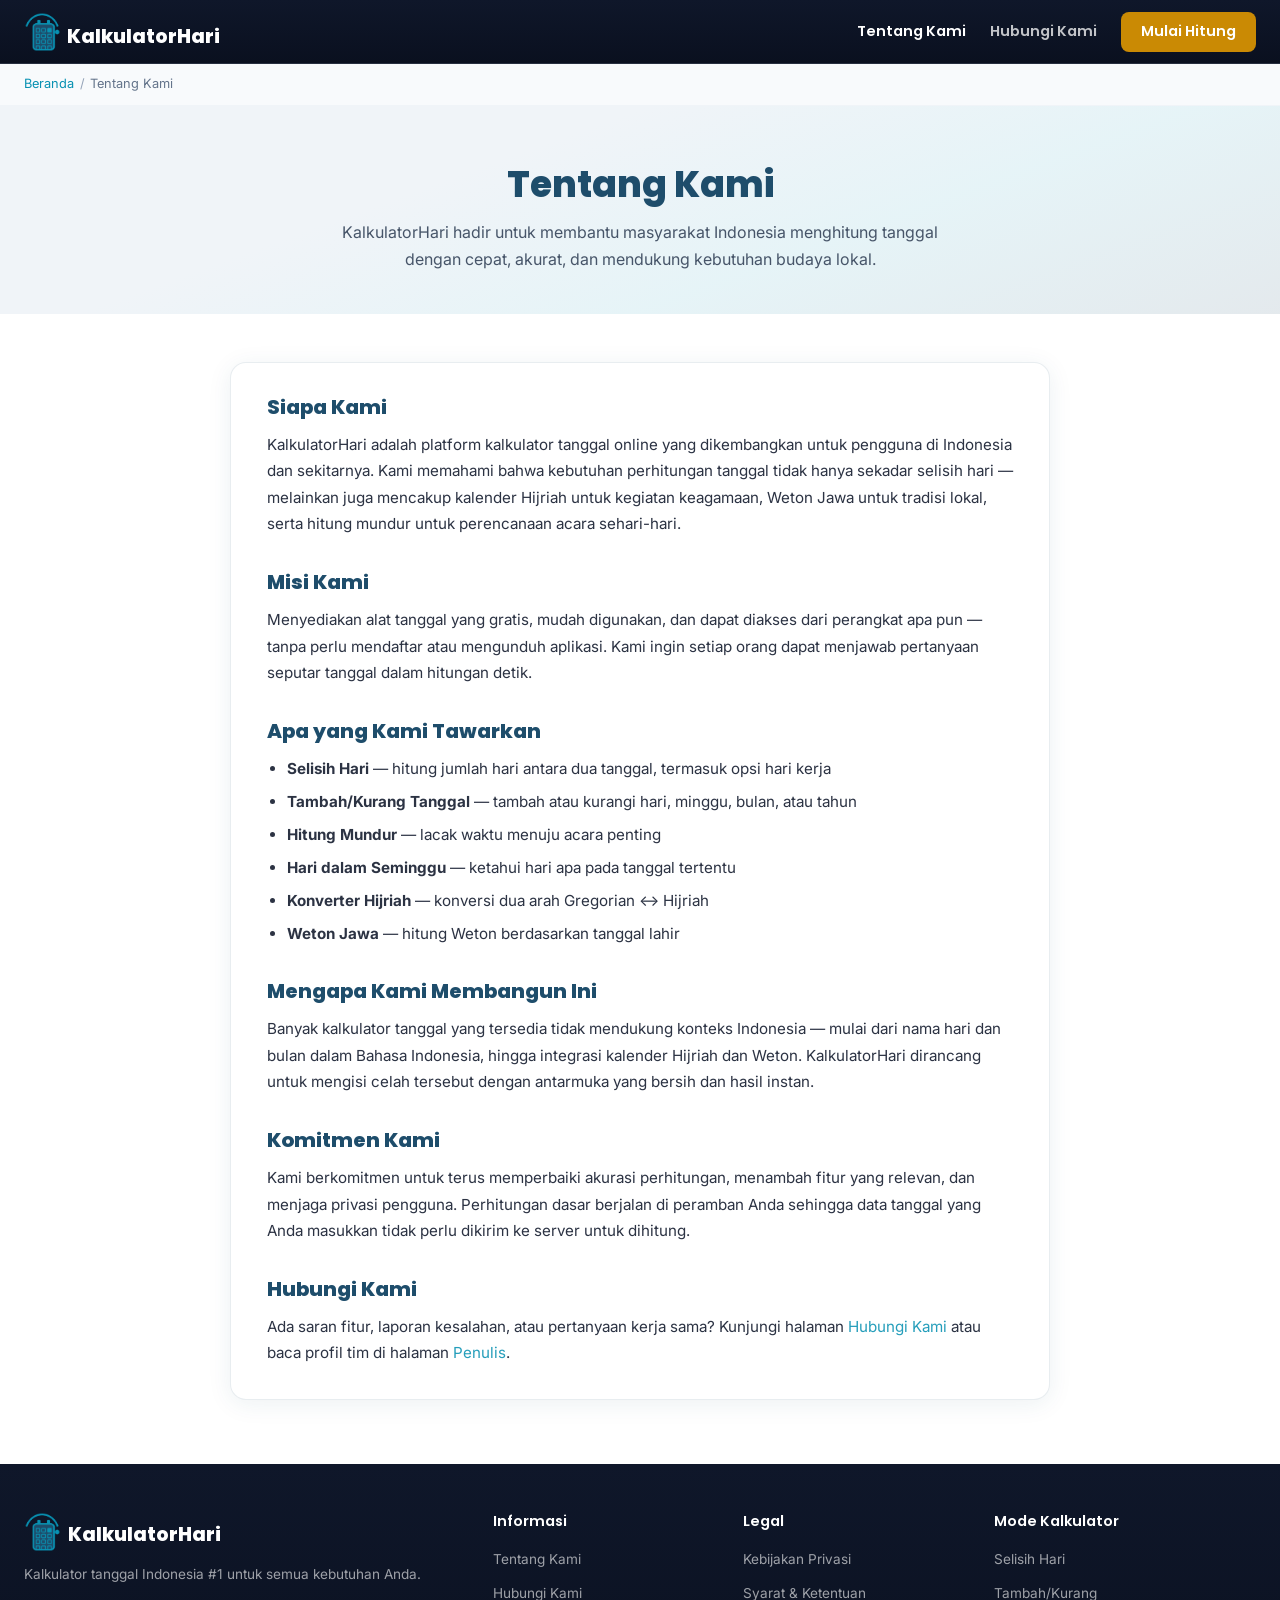
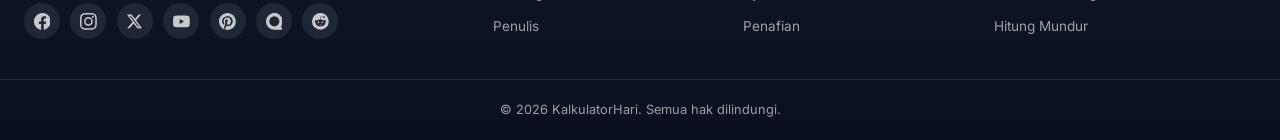
<file: about-us.html>
<!DOCTYPE html>
<html lang="id">
<head>
  <meta charset="UTF-8">
  <meta name="viewport" content="width=device-width, initial-scale=1.0">
  <title>Tentang Kami | KalkulatorHari</title>
  <meta name="description" content="Tentang KalkulatorHari — misi, visi, dan tim di balik kalkulator tanggal Indonesia untuk Gregorian, Hijriah, dan Weton Jawa.">
  <meta property="og:type" content="website">
  <meta property="og:title" content="Tentang Kami | KalkulatorHari">
  <meta property="og:description" content="Tentang KalkulatorHari — misi, visi, dan tim di balik kalkulator tanggal Indonesia untuk Gregorian, Hijriah, dan Weton Jawa.">
  <meta property="og:image" content="images/brand-og.webp">
  <meta property="og:image:width" content="1200">
  <meta property="og:image:height" content="630">
  <meta property="og:image:alt" content="KalkulatorHari — kalkulator tanggal Indonesia untuk selisih hari, hitung mundur, Hijriah, dan Weton Jawa">
  <meta name="twitter:card" content="summary_large_image">
  <meta name="twitter:title" content="Tentang Kami | KalkulatorHari">
  <meta name="twitter:description" content="Tentang KalkulatorHari — misi, visi, dan tim di balik kalkulator tanggal Indonesia untuk Gregorian, Hijriah, dan Weton Jawa.">
  <meta name="twitter:image" content="images/brand-og.webp">
  <link rel="canonical" href="https://www.kalkulatorhari.com/about-us.html">
  <link rel="icon" type="image/webp" sizes="32x32" href="images/brand-favicon-32.webp">
  <link rel="icon" type="image/webp" sizes="512x512" href="images/brand-favicon.webp">
  <link rel="apple-touch-icon" href="images/brand-favicon.webp">
  <link rel="preconnect" href="https://fonts.googleapis.com">
  <link rel="preconnect" href="https://fonts.gstatic.com" crossorigin>
  <link href="https://fonts.googleapis.com/css2?family=Inter:wght@400;500&family=Poppins:wght@600;800&display=swap" rel="stylesheet">
  <link rel="stylesheet" href="style.css">
  <script src="seo.js"></script>
</head>
<body>

  <header id="header">
    <div class="header-inner">
      <a href="index.html" class="logo">
        <img src="images/brand-logo.webp" alt="Logo KalkulatorHari" class="logo-img" width="37" height="40">
        <span>KalkulatorHari</span>
      </a>
      <nav class="nav" id="main-nav">
        <a href="about-us.html" class="nav-link active">Tentang Kami</a>
        <a href="contact-us.html" class="nav-link">Hubungi Kami</a>
        <a href="index.html#hero" class="nav-btn">Mulai Hitung</a>
      </nav>
      <button class="mobile-menu-btn" id="mobile-menu-btn" aria-label="Menu">
        <span></span><span></span><span></span>
      </button>
    </div>
  </header>

  <nav class="breadcrumb" aria-label="Breadcrumb">
    <div class="container">
      <ol>
        <li><a href="index.html">Beranda</a></li>
        <li aria-current="page">Tentang Kami</li>
      </ol>
    </div>
  </nav>

  <section class="page-hero">
    <div class="container">
      <h1>Tentang Kami</h1>
      <p class="page-hero-sub">KalkulatorHari hadir untuk membantu masyarakat Indonesia menghitung tanggal dengan cepat, akurat, dan mendukung kebutuhan budaya lokal.</p>
    </div>
  </section>

  <main class="page-content">
    <div class="container">
      <article class="content-card">
        <h2>Siapa Kami</h2>
        <p>KalkulatorHari adalah platform kalkulator tanggal online yang dikembangkan untuk pengguna di Indonesia dan sekitarnya. Kami memahami bahwa kebutuhan perhitungan tanggal tidak hanya sekadar selisih hari — melainkan juga mencakup kalender Hijriah untuk kegiatan keagamaan, Weton Jawa untuk tradisi lokal, serta hitung mundur untuk perencanaan acara sehari-hari.</p>

        <h2>Misi Kami</h2>
        <p>Menyediakan alat tanggal yang gratis, mudah digunakan, dan dapat diakses dari perangkat apa pun — tanpa perlu mendaftar atau mengunduh aplikasi. Kami ingin setiap orang dapat menjawab pertanyaan seputar tanggal dalam hitungan detik.</p>

        <h2>Apa yang Kami Tawarkan</h2>
        <ul>
          <li><strong>Selisih Hari</strong> — hitung jumlah hari antara dua tanggal, termasuk opsi hari kerja</li>
          <li><strong>Tambah/Kurang Tanggal</strong> — tambah atau kurangi hari, minggu, bulan, atau tahun</li>
          <li><strong>Hitung Mundur</strong> — lacak waktu menuju acara penting</li>
          <li><strong>Hari dalam Seminggu</strong> — ketahui hari apa pada tanggal tertentu</li>
          <li><strong>Konverter Hijriah</strong> — konversi dua arah Gregorian ↔ Hijriah</li>
          <li><strong>Weton Jawa</strong> — hitung Weton berdasarkan tanggal lahir</li>
        </ul>

        <h2>Mengapa Kami Membangun Ini</h2>
        <p>Banyak kalkulator tanggal yang tersedia tidak mendukung konteks Indonesia — mulai dari nama hari dan bulan dalam Bahasa Indonesia, hingga integrasi kalender Hijriah dan Weton. KalkulatorHari dirancang untuk mengisi celah tersebut dengan antarmuka yang bersih dan hasil instan.</p>

        <h2>Komitmen Kami</h2>
        <p>Kami berkomitmen untuk terus memperbaiki akurasi perhitungan, menambah fitur yang relevan, dan menjaga privasi pengguna. Perhitungan dasar berjalan di peramban Anda sehingga data tanggal yang Anda masukkan tidak perlu dikirim ke server untuk dihitung.</p>

        <h2>Hubungi Kami</h2>
        <p>Ada saran fitur, laporan kesalahan, atau pertanyaan kerja sama? Kunjungi halaman <a href="contact-us.html">Hubungi Kami</a> atau baca profil tim di halaman <a href="author.html">Penulis</a>.</p>
      </article>
    </div>
  </main>

  <footer id="footer">
    <div class="container footer-grid">
      <div class="footer-col">
        <a href="index.html" class="footer-logo">
          <img src="images/brand-logo.webp" alt="Logo KalkulatorHari" class="logo-img" width="37" height="40">
          <span>KalkulatorHari</span>
        </a>
        <p class="footer-tagline">Kalkulator tanggal Indonesia #1 untuk semua kebutuhan Anda.</p>
        <div class="footer-social" aria-label="Media sosial">
          <a href="https://facebook.com/" class="footer-social-link" aria-label="Facebook" target="_blank" rel="noopener noreferrer">
            <svg viewBox="0 0 24 24" aria-hidden="true"><path d="M24 12.073c0-6.627-5.373-12-12-12s-12 5.373-12 12c0 5.99 4.388 10.954 10.125 11.854v-8.385H7.078v-3.47h3.047V9.43c0-3.007 1.792-4.669 4.533-4.669 1.312 0 2.686.235 2.686.235v2.953H15.83c-1.491 0-1.956.925-1.956 1.874v2.25h3.328l-.532 3.47h-2.796v8.385C19.612 23.027 24 18.062 24 12.073z"/></svg>
          </a>
          <a href="https://instagram.com/" class="footer-social-link" aria-label="Instagram" target="_blank" rel="noopener noreferrer">
            <svg viewBox="0 0 24 24" aria-hidden="true"><path d="M12 2.163c3.204 0 3.584.012 4.85.07 3.252.148 4.771 1.691 4.919 4.919.058 1.265.069 1.645.069 4.849 0 3.205-.012 3.584-.069 4.849-.149 3.225-1.664 4.771-4.919 4.919-1.266.058-1.644.07-4.85.07-3.204 0-3.584-.012-4.849-.07-3.26-.149-4.771-1.699-4.919-4.92-.058-1.265-.07-1.644-.07-4.849 0-3.204.013-3.583.07-4.849.149-3.227 1.664-4.771 4.919-4.919 1.266-.057 1.645-.069 4.849-.069zM12 0C8.741 0 8.333.014 7.053.072 2.695.272.273 2.69.073 7.052.014 8.333 0 8.741 0 12c0 3.259.014 3.668.072 4.948.2 4.358 2.618 6.78 6.98 6.98C8.333 23.986 8.741 24 12 24c3.259 0 3.668-.014 4.948-.072 4.354-.2 6.782-2.618 6.979-6.98.059-1.28.073-1.689.073-4.948 0-3.259-.014-3.667-.072-4.947-.196-4.354-2.617-6.78-6.979-6.98C15.668.014 15.259 0 12 0zm0 5.838a6.162 6.162 0 100 12.324 6.162 6.162 0 000-12.324zM12 16a4 4 0 110-8 4 4 0 010 8zm6.406-11.845a1.44 1.44 0 100 2.881 1.44 1.44 0 000-2.881z"/></svg>
          </a>
          <a href="https://x.com/" class="footer-social-link" aria-label="X (Twitter)" target="_blank" rel="noopener noreferrer">
            <svg viewBox="0 0 24 24" aria-hidden="true"><path d="M18.244 2.25h3.308l-7.227 8.26 8.502 11.24H16.17l-5.214-6.817L4.99 21.75H1.68l7.73-8.835L1.254 2.25H8.08l4.713 6.231zm-1.161 17.52h1.833L7.084 4.126H5.117z"/></svg>
          </a>
          <a href="https://youtube.com/" class="footer-social-link" aria-label="YouTube" target="_blank" rel="noopener noreferrer">
            <svg viewBox="0 0 24 24" aria-hidden="true"><path d="M23.498 6.186a3.016 3.016 0 00-2.122-2.136C19.505 3.545 12 3.545 12 3.545s-7.505 0-9.377.505A3.017 3.017 0 00.502 6.186C0 8.07 0 12 0 12s0 3.93.502 5.814a3.016 3.016 0 002.122 2.136c1.871.505 9.376.505 9.376.505s7.505 0 9.377-.505a3.015 3.015 0 002.122-2.136C24 15.93 24 12 24 12s0-3.93-.502-5.814zM9.545 15.568V8.432L15.818 12l-6.273 3.568z"/></svg>
          </a>
          <a href="https://pinterest.com/" class="footer-social-link" aria-label="Pinterest" target="_blank" rel="noopener noreferrer">
            <svg viewBox="0 0 24 24" aria-hidden="true"><path d="M12.017 0C5.396 0 .029 5.367.029 11.987c0 5.079 3.158 9.417 7.618 11.162-.105-.949-.199-2.403.041-3.439.219-.937 1.406-5.957 1.406-5.957s-.359-.719-.359-1.781c0-1.663.967-2.911 2.168-2.911 1.024 0 1.518.719 1.518 1.688 0 1.029-.653 2.567-.992 3.992-.285 1.193.6 2.165 1.775 2.165 2.128 0 3.768-2.245 3.768-5.487 0-2.861-2.063-4.869-5.008-4.869-3.41 0-5.409 2.562-5.409 5.199 0 1.033.394 2.143.889 2.741.099.12.112.225.085.348-.09.375-.293 1.199-.334 1.363-.053.225-.172.271-.401.165-1.495-.69-2.433-2.878-2.433-4.646 0-3.776 2.748-7.252 7.92-7.252 4.158 0 7.392 2.967 7.392 6.923 0 4.135-2.607 7.462-6.233 7.462-1.214 0-2.354-.629-2.746-1.378l-.748 2.853c-.271 1.043-1.002 2.35-1.492 3.146C9.57 23.812 10.763 24.009 12.017 24.009c6.624 0 11.99-5.367 11.99-11.988C24.007 5.367 18.641.001 12.017.001z"/></svg>
          </a>
          <a href="https://quora.com/" class="footer-social-link" aria-label="Quora" target="_blank" rel="noopener noreferrer">
            <svg viewBox="0 0 24 24" aria-hidden="true"><path fill-rule="evenodd" clip-rule="evenodd" d="M7.3799.9483A11.9628 11.9628 0 0 1 21.248 19.5397l2.4096 2.4225c.7322.7362.21 1.9905-.8272 1.9905l-10.7105.01a12.52 12.52 0 0 1-.304 0h-.02A11.9628 11.9628 0 0 1 7.3818.9503Zm7.3217 4.428a7.1717 7.1717 0 1 0-5.4873 13.2512 7.1717 7.1717 0 0 0 5.4883-13.2511Z"/></svg>
          </a>
          <a href="https://reddit.com/" class="footer-social-link" aria-label="Reddit" target="_blank" rel="noopener noreferrer">
            <svg viewBox="0 0 24 24" aria-hidden="true"><path d="M12 0A12 12 0 0 0 0 12a12 12 0 0 0 12 12 12 12 0 0 0 12-12A12 12 0 0 0 12 0zm5.01 4.744c.688 0 1.25.561 1.25 1.249a1.25 1.25 0 0 1-2.498.056l-2.597-.547-.8 3.747c1.824.07 3.48.632 4.674 1.488.308-.309.73-.491 1.207-.491.968 0 1.754.786 1.754 1.754 0 .716-.435 1.333-1.01 1.614a3.111 3.111 0 0 1 .042.52c0 2.694-3.13 4.87-7.004 4.87-3.874 0-7.004-2.176-7.004-4.87 0-.183.015-.366.043-.534A1.748 1.748 0 0 1 4.028 12c0-.968.786-1.754 1.754-1.754.463 0 .898.196 1.207.49 1.207-.883 2.878-1.43 4.744-1.487l.885-4.182a.342.342 0 0 1 .14-.197.35.35 0 0 1 .238-.042l2.906.617a1.214 1.214 0 0 1 1.108-.701zM9.25 12C8.561 12 8 12.562 8 13.25c0 .687.561 1.248 1.25 1.248.687 0 1.248-.561 1.248-1.249 0-.688-.561-1.249-1.249-1.249zm5.5 0c-.687 0-1.248.561-1.248 1.25 0 .687.561 1.248 1.249 1.248.688 0 1.249-.561 1.249-1.249 0-.687-.562-1.249-1.25-1.249zm-5.466 3.99a.327.327 0 0 0-.231.094.33.33 0 0 0 0 .463c.842.842 2.484.913 2.961.913.477 0 2.105-.056 2.961-.913a.361.361 0 0 0 .029-.463.33.33 0 0 0-.464 0c-.547.533-1.684.73-2.512.73-.828 0-1.979-.196-2.512-.73a.326.326 0 0 0-.232-.095z"/></svg>
          </a>
        </div>
      </div>
      <div class="footer-col">
        <h4>Informasi</h4>
        <ul>
          <li><a href="about-us.html">Tentang Kami</a></li>
          <li><a href="contact-us.html">Hubungi Kami</a></li>
          <li><a href="author.html">Penulis</a></li>
        </ul>
      </div>
      <div class="footer-col">
        <h4>Legal</h4>
        <ul>
          <li><a href="privacy-policy.html">Kebijakan Privasi</a></li>
          <li><a href="terms-and-conditions.html">Syarat &amp; Ketentuan</a></li>
          <li><a href="disclaimer.html">Penafian</a></li>
        </ul>
      </div>
      <div class="footer-col">
        <h4>Mode Kalkulator</h4>
        <ul>
          <li><a href="index.html#hero">Selisih Hari</a></li>
          <li><a href="index.html#hero">Tambah/Kurang</a></li>
          <li><a href="index.html#hero">Hitung Mundur</a></li>
        </ul>
      </div>
    </div>
    <div class="footer-bottom">
      <p>© 2026 KalkulatorHari. Semua hak dilindungi.</p>
    </div>
  </footer>

  <script src="site.js" defer></script>
</body>
</html>
</file>
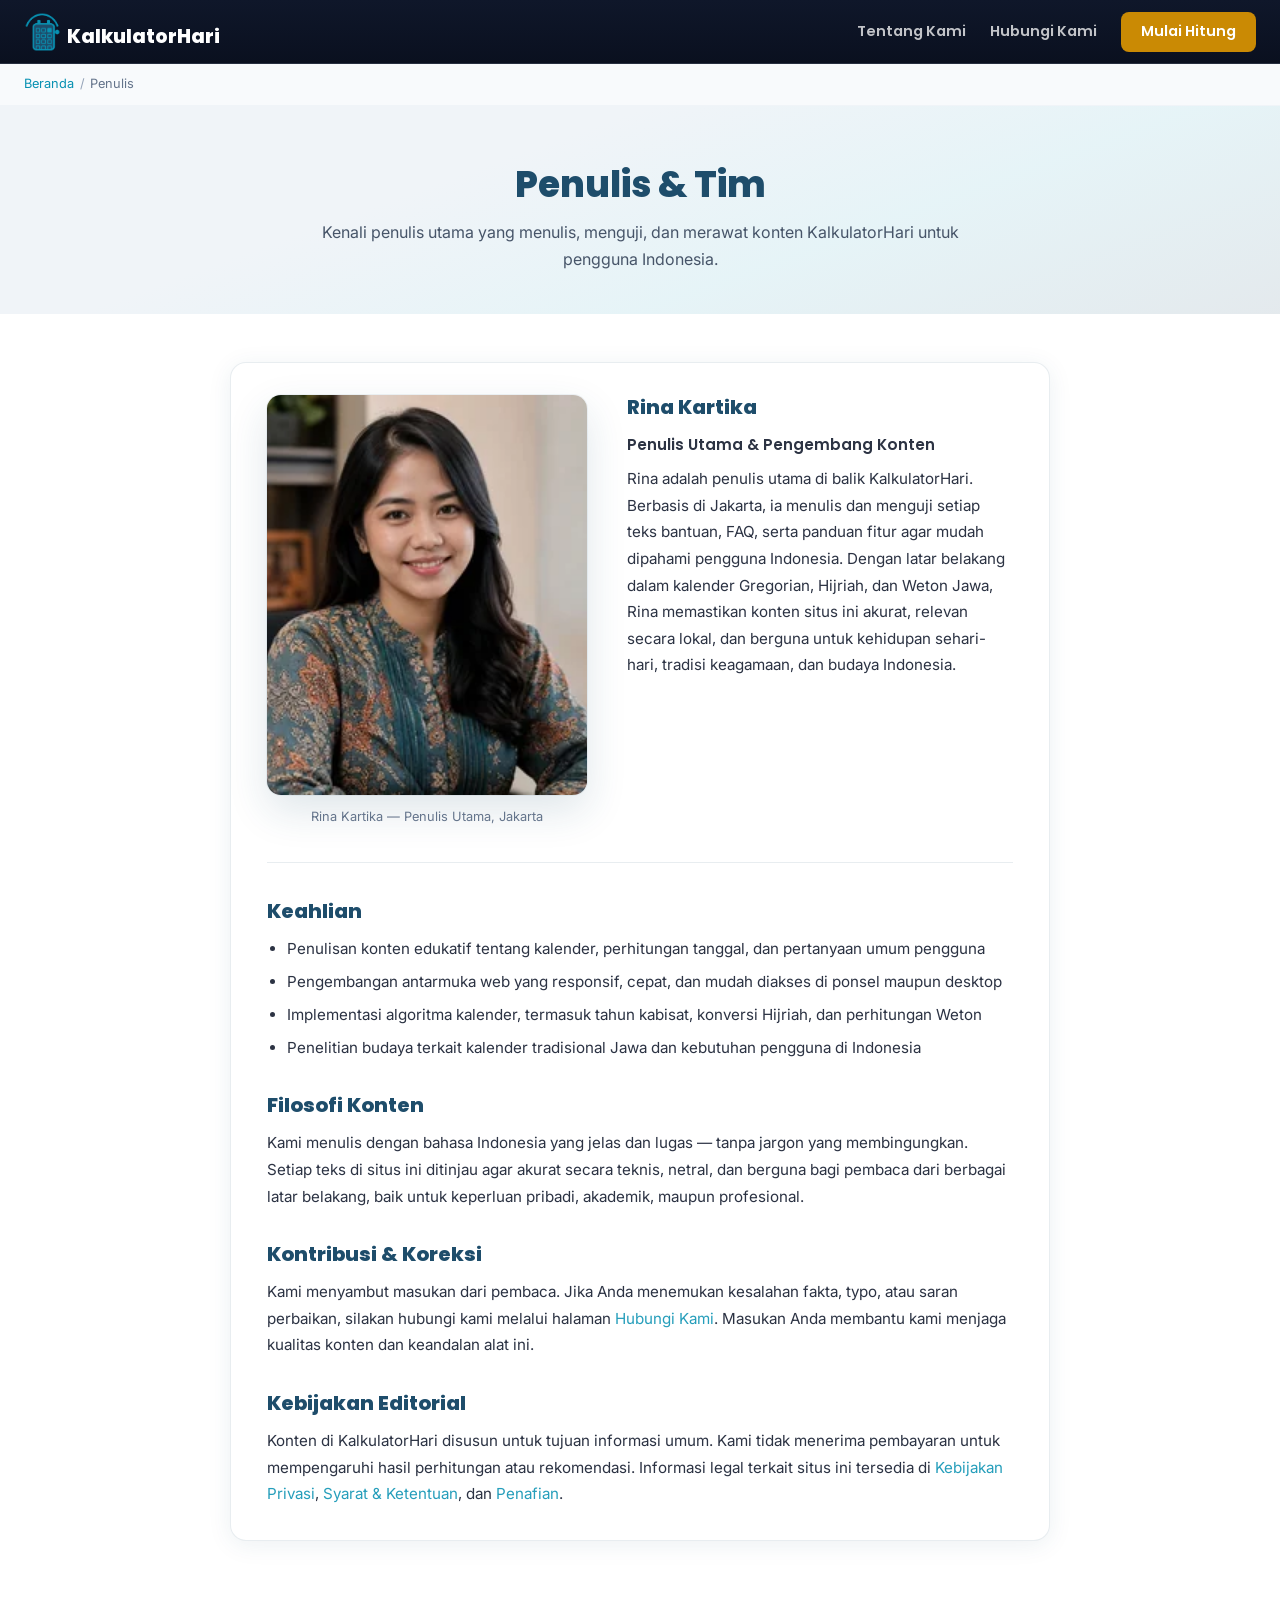
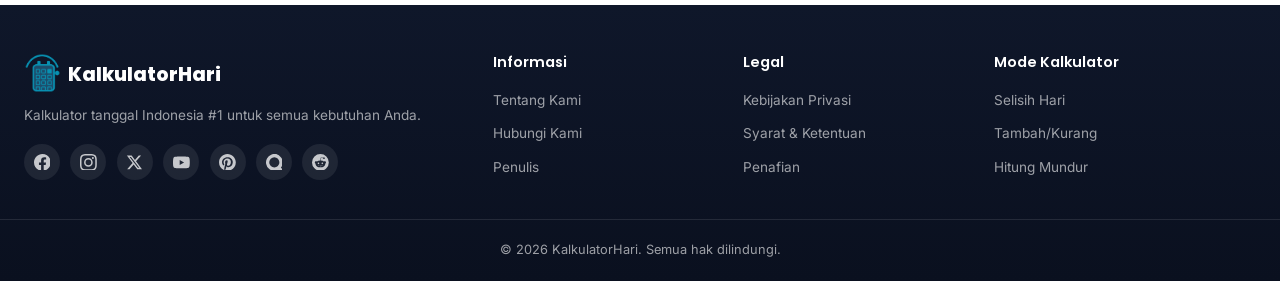
<file: author.html>
<!DOCTYPE html>
<html lang="id">
<head>
  <meta charset="UTF-8">
  <meta name="viewport" content="width=device-width, initial-scale=1.0">
  <title>Penulis | KalkulatorHari</title>
  <meta name="description" content="Kenali Rina Kartika, penulis utama Indonesia di balik KalkulatorHari — kalkulator tanggal untuk Gregorian, Hijriah, dan Weton Jawa.">
  <meta property="og:type" content="website">
  <meta property="og:title" content="Penulis | KalkulatorHari">
  <meta property="og:description" content="Kenali Rina Kartika, penulis utama Indonesia di balik KalkulatorHari — kalkulator tanggal untuk Gregorian, Hijriah, dan Weton Jawa.">
  <meta property="og:image" content="images/brand-og.webp">
  <meta property="og:image:width" content="1200">
  <meta property="og:image:height" content="630">
  <meta property="og:image:alt" content="KalkulatorHari — kalkulator tanggal Indonesia untuk selisih hari, hitung mundur, Hijriah, dan Weton Jawa">
  <meta name="twitter:card" content="summary_large_image">
  <meta name="twitter:title" content="Penulis | KalkulatorHari">
  <meta name="twitter:description" content="Kenali Rina Kartika, penulis utama Indonesia di balik KalkulatorHari — kalkulator tanggal untuk Gregorian, Hijriah, dan Weton Jawa.">
  <meta name="twitter:image" content="images/brand-og.webp">
  <link rel="canonical" href="https://www.kalkulatorhari.com/author.html">
  <link rel="icon" type="image/webp" sizes="32x32" href="images/brand-favicon-32.webp">
  <link rel="icon" type="image/webp" sizes="512x512" href="images/brand-favicon.webp">
  <link rel="apple-touch-icon" href="images/brand-favicon.webp">
  <link rel="preconnect" href="https://fonts.googleapis.com">
  <link rel="preconnect" href="https://fonts.gstatic.com" crossorigin>
  <link href="https://fonts.googleapis.com/css2?family=Inter:wght@400;500&family=Poppins:wght@600;800&display=swap" rel="stylesheet">
  <link rel="stylesheet" href="style.css">
  <script src="seo.js"></script>
</head>
<body>

  <header id="header">
    <div class="header-inner">
      <a href="index.html" class="logo">
        <img src="images/brand-logo.webp" alt="Logo KalkulatorHari" class="logo-img" width="37" height="40">
        <span>KalkulatorHari</span>
      </a>
      <nav class="nav" id="main-nav">
        <a href="about-us.html" class="nav-link">Tentang Kami</a>
        <a href="contact-us.html" class="nav-link">Hubungi Kami</a>
        <a href="index.html#hero" class="nav-btn">Mulai Hitung</a>
      </nav>
      <button class="mobile-menu-btn" id="mobile-menu-btn" aria-label="Menu">
        <span></span><span></span><span></span>
      </button>
    </div>
  </header>

  <nav class="breadcrumb" aria-label="Breadcrumb">
    <div class="container">
      <ol>
        <li><a href="index.html">Beranda</a></li>
        <li aria-current="page">Penulis</li>
      </ol>
    </div>
  </nav>

  <section class="page-hero">
    <div class="container">
      <h1>Penulis &amp; Tim</h1>
      <p class="page-hero-sub">Kenali penulis utama yang menulis, menguji, dan merawat konten KalkulatorHari untuk pengguna Indonesia.</p>
    </div>
  </section>

  <main class="page-content">
    <div class="container">
      <article class="content-card author-page">
        <div class="author-intro">
          <figure class="author-figure">
            <img
              src="images/author-penulis-portrait.webp"
              alt="Halaman Penulis — foto Rina Kartika, penulis utama KalkulatorHari"
              width="400"
              height="500"
              loading="eager"
              decoding="async"
              class="author-photo"
            >
            <figcaption>Rina Kartika — Penulis Utama, Jakarta</figcaption>
          </figure>
          <div class="author-intro-text">
            <h2>Rina Kartika</h2>
            <p class="author-role">Penulis Utama &amp; Pengembang Konten</p>
            <p>Rina adalah penulis utama di balik KalkulatorHari. Berbasis di Jakarta, ia menulis dan menguji setiap teks bantuan, FAQ, serta panduan fitur agar mudah dipahami pengguna Indonesia. Dengan latar belakang dalam kalender Gregorian, Hijriah, dan Weton Jawa, Rina memastikan konten situs ini akurat, relevan secara lokal, dan berguna untuk kehidupan sehari-hari, tradisi keagamaan, dan budaya Indonesia.</p>
          </div>
        </div>

        <h2>Keahlian</h2>
        <ul>
          <li>Penulisan konten edukatif tentang kalender, perhitungan tanggal, dan pertanyaan umum pengguna</li>
          <li>Pengembangan antarmuka web yang responsif, cepat, dan mudah diakses di ponsel maupun desktop</li>
          <li>Implementasi algoritma kalender, termasuk tahun kabisat, konversi Hijriah, dan perhitungan Weton</li>
          <li>Penelitian budaya terkait kalender tradisional Jawa dan kebutuhan pengguna di Indonesia</li>
        </ul>

        <h2>Filosofi Konten</h2>
        <p>Kami menulis dengan bahasa Indonesia yang jelas dan lugas — tanpa jargon yang membingungkan. Setiap teks di situs ini ditinjau agar akurat secara teknis, netral, dan berguna bagi pembaca dari berbagai latar belakang, baik untuk keperluan pribadi, akademik, maupun profesional.</p>

        <h2>Kontribusi &amp; Koreksi</h2>
        <p>Kami menyambut masukan dari pembaca. Jika Anda menemukan kesalahan fakta, typo, atau saran perbaikan, silakan hubungi kami melalui halaman <a href="contact-us.html">Hubungi Kami</a>. Masukan Anda membantu kami menjaga kualitas konten dan keandalan alat ini.</p>

        <h2>Kebijakan Editorial</h2>
        <p>Konten di KalkulatorHari disusun untuk tujuan informasi umum. Kami tidak menerima pembayaran untuk mempengaruhi hasil perhitungan atau rekomendasi. Informasi legal terkait situs ini tersedia di <a href="privacy-policy.html">Kebijakan Privasi</a>, <a href="terms-and-conditions.html">Syarat &amp; Ketentuan</a>, dan <a href="disclaimer.html">Penafian</a>.</p>
      </article>
    </div>
  </main>

  <footer id="footer">
    <div class="container footer-grid">
      <div class="footer-col">
        <a href="index.html" class="footer-logo">
          <img src="images/brand-logo.webp" alt="Logo KalkulatorHari" class="logo-img" width="37" height="40">
          <span>KalkulatorHari</span>
        </a>
        <p class="footer-tagline">Kalkulator tanggal Indonesia #1 untuk semua kebutuhan Anda.</p>
        <div class="footer-social" aria-label="Media sosial">
          <a href="https://facebook.com/" class="footer-social-link" aria-label="Facebook" target="_blank" rel="noopener noreferrer">
            <svg viewBox="0 0 24 24" aria-hidden="true"><path d="M24 12.073c0-6.627-5.373-12-12-12s-12 5.373-12 12c0 5.99 4.388 10.954 10.125 11.854v-8.385H7.078v-3.47h3.047V9.43c0-3.007 1.792-4.669 4.533-4.669 1.312 0 2.686.235 2.686.235v2.953H15.83c-1.491 0-1.956.925-1.956 1.874v2.25h3.328l-.532 3.47h-2.796v8.385C19.612 23.027 24 18.062 24 12.073z"/></svg>
          </a>
          <a href="https://instagram.com/" class="footer-social-link" aria-label="Instagram" target="_blank" rel="noopener noreferrer">
            <svg viewBox="0 0 24 24" aria-hidden="true"><path d="M12 2.163c3.204 0 3.584.012 4.85.07 3.252.148 4.771 1.691 4.919 4.919.058 1.265.069 1.645.069 4.849 0 3.205-.012 3.584-.069 4.849-.149 3.225-1.664 4.771-4.919 4.919-1.266.058-1.644.07-4.85.07-3.204 0-3.584-.012-4.849-.07-3.26-.149-4.771-1.699-4.919-4.92-.058-1.265-.07-1.644-.07-4.849 0-3.204.013-3.583.07-4.849.149-3.227 1.664-4.771 4.919-4.919 1.266-.057 1.645-.069 4.849-.069zM12 0C8.741 0 8.333.014 7.053.072 2.695.272.273 2.69.073 7.052.014 8.333 0 8.741 0 12c0 3.259.014 3.668.072 4.948.2 4.358 2.618 6.78 6.98 6.98C8.333 23.986 8.741 24 12 24c3.259 0 3.668-.014 4.948-.072 4.354-.2 6.782-2.618 6.979-6.98.059-1.28.073-1.689.073-4.948 0-3.259-.014-3.667-.072-4.947-.196-4.354-2.617-6.78-6.979-6.98C15.668.014 15.259 0 12 0zm0 5.838a6.162 6.162 0 100 12.324 6.162 6.162 0 000-12.324zM12 16a4 4 0 110-8 4 4 0 010 8zm6.406-11.845a1.44 1.44 0 100 2.881 1.44 1.44 0 000-2.881z"/></svg>
          </a>
          <a href="https://x.com/" class="footer-social-link" aria-label="X (Twitter)" target="_blank" rel="noopener noreferrer">
            <svg viewBox="0 0 24 24" aria-hidden="true"><path d="M18.244 2.25h3.308l-7.227 8.26 8.502 11.24H16.17l-5.214-6.817L4.99 21.75H1.68l7.73-8.835L1.254 2.25H8.08l4.713 6.231zm-1.161 17.52h1.833L7.084 4.126H5.117z"/></svg>
          </a>
          <a href="https://youtube.com/" class="footer-social-link" aria-label="YouTube" target="_blank" rel="noopener noreferrer">
            <svg viewBox="0 0 24 24" aria-hidden="true"><path d="M23.498 6.186a3.016 3.016 0 00-2.122-2.136C19.505 3.545 12 3.545 12 3.545s-7.505 0-9.377.505A3.017 3.017 0 00.502 6.186C0 8.07 0 12 0 12s0 3.93.502 5.814a3.016 3.016 0 002.122 2.136c1.871.505 9.376.505 9.376.505s7.505 0 9.377-.505a3.015 3.015 0 002.122-2.136C24 15.93 24 12 24 12s0-3.93-.502-5.814zM9.545 15.568V8.432L15.818 12l-6.273 3.568z"/></svg>
          </a>
          <a href="https://pinterest.com/" class="footer-social-link" aria-label="Pinterest" target="_blank" rel="noopener noreferrer">
            <svg viewBox="0 0 24 24" aria-hidden="true"><path d="M12.017 0C5.396 0 .029 5.367.029 11.987c0 5.079 3.158 9.417 7.618 11.162-.105-.949-.199-2.403.041-3.439.219-.937 1.406-5.957 1.406-5.957s-.359-.719-.359-1.781c0-1.663.967-2.911 2.168-2.911 1.024 0 1.518.719 1.518 1.688 0 1.029-.653 2.567-.992 3.992-.285 1.193.6 2.165 1.775 2.165 2.128 0 3.768-2.245 3.768-5.487 0-2.861-2.063-4.869-5.008-4.869-3.41 0-5.409 2.562-5.409 5.199 0 1.033.394 2.143.889 2.741.099.12.112.225.085.348-.09.375-.293 1.199-.334 1.363-.053.225-.172.271-.401.165-1.495-.69-2.433-2.878-2.433-4.646 0-3.776 2.748-7.252 7.92-7.252 4.158 0 7.392 2.967 7.392 6.923 0 4.135-2.607 7.462-6.233 7.462-1.214 0-2.354-.629-2.746-1.378l-.748 2.853c-.271 1.043-1.002 2.35-1.492 3.146C9.57 23.812 10.763 24.009 12.017 24.009c6.624 0 11.99-5.367 11.99-11.988C24.007 5.367 18.641.001 12.017.001z"/></svg>
          </a>
          <a href="https://quora.com/" class="footer-social-link" aria-label="Quora" target="_blank" rel="noopener noreferrer">
            <svg viewBox="0 0 24 24" aria-hidden="true"><path fill-rule="evenodd" clip-rule="evenodd" d="M7.3799.9483A11.9628 11.9628 0 0 1 21.248 19.5397l2.4096 2.4225c.7322.7362.21 1.9905-.8272 1.9905l-10.7105.01a12.52 12.52 0 0 1-.304 0h-.02A11.9628 11.9628 0 0 1 7.3818.9503Zm7.3217 4.428a7.1717 7.1717 0 1 0-5.4873 13.2512 7.1717 7.1717 0 0 0 5.4883-13.2511Z"/></svg>
          </a>
          <a href="https://reddit.com/" class="footer-social-link" aria-label="Reddit" target="_blank" rel="noopener noreferrer">
            <svg viewBox="0 0 24 24" aria-hidden="true"><path d="M12 0A12 12 0 0 0 0 12a12 12 0 0 0 12 12 12 12 0 0 0 12-12A12 12 0 0 0 12 0zm5.01 4.744c.688 0 1.25.561 1.25 1.249a1.25 1.25 0 0 1-2.498.056l-2.597-.547-.8 3.747c1.824.07 3.48.632 4.674 1.488.308-.309.73-.491 1.207-.491.968 0 1.754.786 1.754 1.754 0 .716-.435 1.333-1.01 1.614a3.111 3.111 0 0 1 .042.52c0 2.694-3.13 4.87-7.004 4.87-3.874 0-7.004-2.176-7.004-4.87 0-.183.015-.366.043-.534A1.748 1.748 0 0 1 4.028 12c0-.968.786-1.754 1.754-1.754.463 0 .898.196 1.207.49 1.207-.883 2.878-1.43 4.744-1.487l.885-4.182a.342.342 0 0 1 .14-.197.35.35 0 0 1 .238-.042l2.906.617a1.214 1.214 0 0 1 1.108-.701zM9.25 12C8.561 12 8 12.562 8 13.25c0 .687.561 1.248 1.25 1.248.687 0 1.248-.561 1.248-1.249 0-.688-.561-1.249-1.249-1.249zm5.5 0c-.687 0-1.248.561-1.248 1.25 0 .687.561 1.248 1.249 1.248.688 0 1.249-.561 1.249-1.249 0-.687-.562-1.249-1.25-1.249zm-5.466 3.99a.327.327 0 0 0-.231.094.33.33 0 0 0 0 .463c.842.842 2.484.913 2.961.913.477 0 2.105-.056 2.961-.913a.361.361 0 0 0 .029-.463.33.33 0 0 0-.464 0c-.547.533-1.684.73-2.512.73-.828 0-1.979-.196-2.512-.73a.326.326 0 0 0-.232-.095z"/></svg>
          </a>
        </div>
      </div>
      <div class="footer-col">
        <h4>Informasi</h4>
        <ul>
          <li><a href="about-us.html">Tentang Kami</a></li>
          <li><a href="contact-us.html">Hubungi Kami</a></li>
          <li><a href="author.html">Penulis</a></li>
        </ul>
      </div>
      <div class="footer-col">
        <h4>Legal</h4>
        <ul>
          <li><a href="privacy-policy.html">Kebijakan Privasi</a></li>
          <li><a href="terms-and-conditions.html">Syarat &amp; Ketentuan</a></li>
          <li><a href="disclaimer.html">Penafian</a></li>
        </ul>
      </div>
      <div class="footer-col">
        <h4>Mode Kalkulator</h4>
        <ul>
          <li><a href="index.html#hero">Selisih Hari</a></li>
          <li><a href="index.html#hero">Tambah/Kurang</a></li>
          <li><a href="index.html#hero">Hitung Mundur</a></li>
        </ul>
      </div>
    </div>
    <div class="footer-bottom">
      <p>© 2026 KalkulatorHari. Semua hak dilindungi.</p>
    </div>
  </footer>

  <script src="site.js" defer></script>
</body>
</html>
</file>
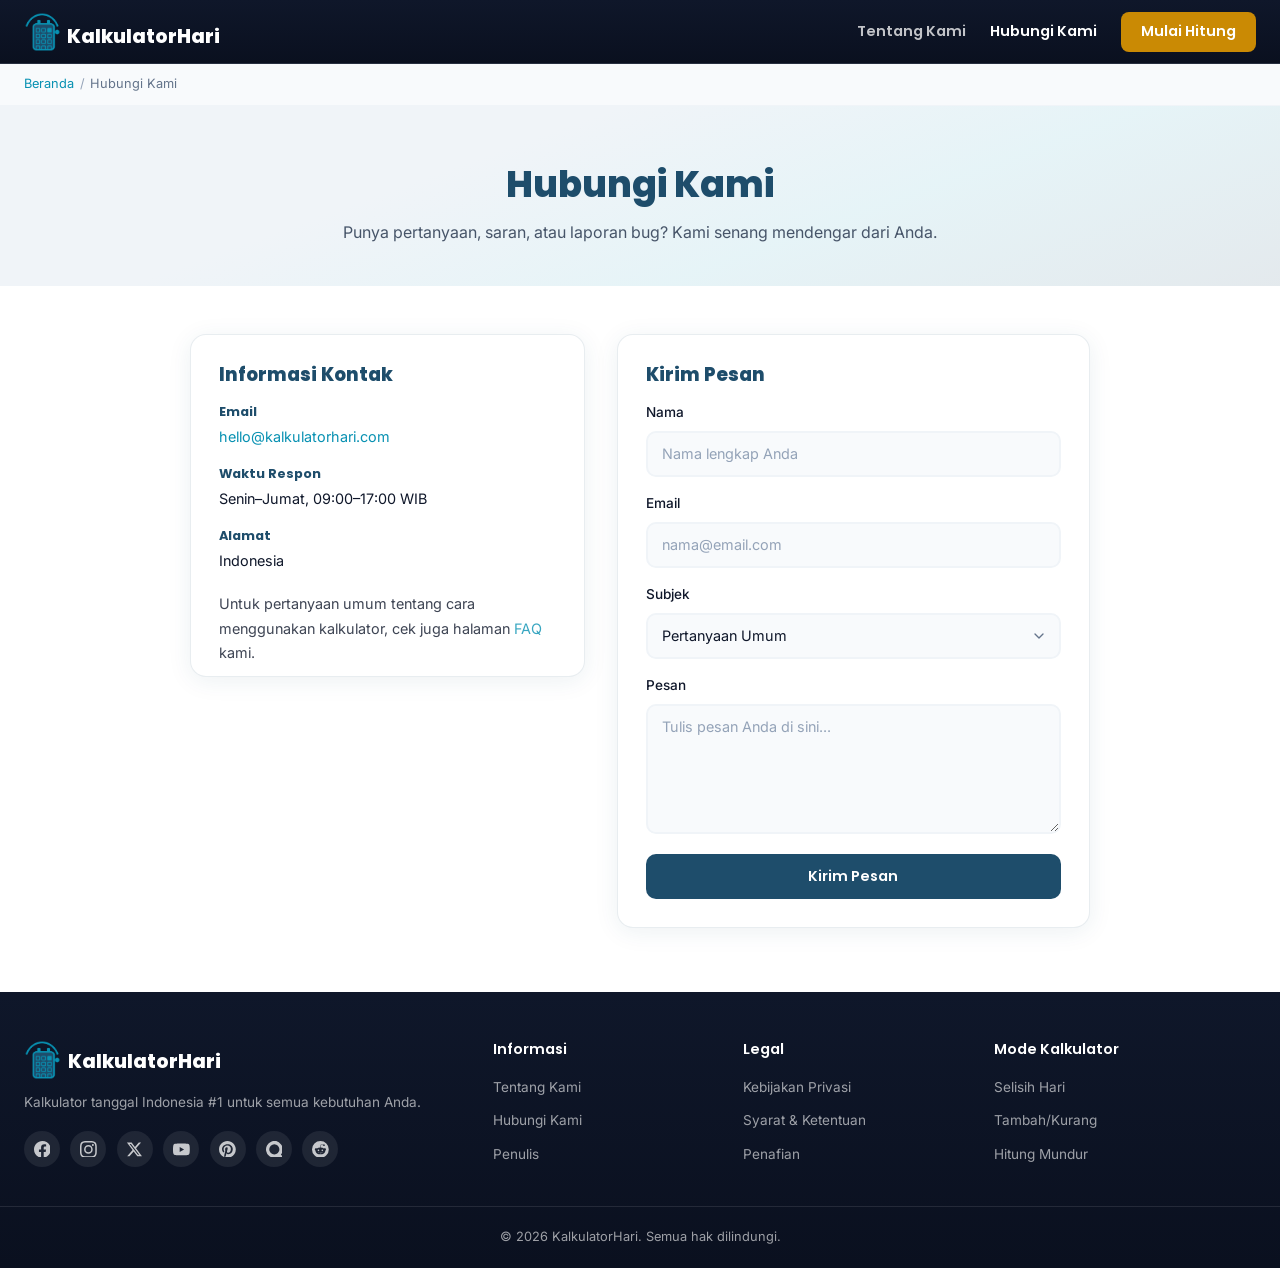
<file: contact-us.html>
<!DOCTYPE html>
<html lang="id">
<head>
  <meta charset="UTF-8">
  <meta name="viewport" content="width=device-width, initial-scale=1.0">
  <title>Hubungi Kami | KalkulatorHari</title>
  <meta name="description" content="Hubungi tim KalkulatorHari untuk pertanyaan, saran fitur, laporan kesalahan, atau kerja sama.">
  <meta property="og:type" content="website">
  <meta property="og:title" content="Hubungi Kami | KalkulatorHari">
  <meta property="og:description" content="Hubungi tim KalkulatorHari untuk pertanyaan, saran fitur, laporan kesalahan, atau kerja sama.">
  <meta property="og:image" content="images/brand-og.webp">
  <meta property="og:image:width" content="1200">
  <meta property="og:image:height" content="630">
  <meta property="og:image:alt" content="KalkulatorHari — kalkulator tanggal Indonesia untuk selisih hari, hitung mundur, Hijriah, dan Weton Jawa">
  <meta name="twitter:card" content="summary_large_image">
  <meta name="twitter:title" content="Hubungi Kami | KalkulatorHari">
  <meta name="twitter:description" content="Hubungi tim KalkulatorHari untuk pertanyaan, saran fitur, laporan kesalahan, atau kerja sama.">
  <meta name="twitter:image" content="images/brand-og.webp">
  <link rel="canonical" href="https://www.kalkulatorhari.com/contact-us.html">
  <link rel="icon" type="image/webp" sizes="32x32" href="images/brand-favicon-32.webp">
  <link rel="icon" type="image/webp" sizes="512x512" href="images/brand-favicon.webp">
  <link rel="apple-touch-icon" href="images/brand-favicon.webp">
  <link rel="preconnect" href="https://fonts.googleapis.com">
  <link rel="preconnect" href="https://fonts.gstatic.com" crossorigin>
  <link href="https://fonts.googleapis.com/css2?family=Inter:wght@400;500&family=Poppins:wght@600;800&display=swap" rel="stylesheet">
  <link rel="stylesheet" href="style.css">
  <script src="seo.js"></script>
</head>
<body>

  <header id="header">
    <div class="header-inner">
      <a href="index.html" class="logo">
        <img src="images/brand-logo.webp" alt="Logo KalkulatorHari" class="logo-img" width="37" height="40">
        <span>KalkulatorHari</span>
      </a>
      <nav class="nav" id="main-nav">
        <a href="about-us.html" class="nav-link">Tentang Kami</a>
        <a href="contact-us.html" class="nav-link active">Hubungi Kami</a>
        <a href="index.html#hero" class="nav-btn">Mulai Hitung</a>
      </nav>
      <button class="mobile-menu-btn" id="mobile-menu-btn" aria-label="Menu">
        <span></span><span></span><span></span>
      </button>
    </div>
  </header>

  <nav class="breadcrumb" aria-label="Breadcrumb">
    <div class="container">
      <ol>
        <li><a href="index.html">Beranda</a></li>
        <li aria-current="page">Hubungi Kami</li>
      </ol>
    </div>
  </nav>

  <section class="page-hero">
    <div class="container">
      <h1>Hubungi Kami</h1>
      <p class="page-hero-sub">Punya pertanyaan, saran, atau laporan bug? Kami senang mendengar dari Anda.</p>
    </div>
  </section>

  <main class="page-content">
    <div class="container">
      <div class="contact-grid">
        <div class="contact-info-card">
          <h2>Informasi Kontak</h2>
          <div class="contact-detail">
            <div>
              <strong>Email</strong>
              <a href="mailto:hello@kalkulatorhari.com">hello@kalkulatorhari.com</a>
            </div>
          </div>
          <div class="contact-detail">
            <div>
              <strong>Waktu Respon</strong>
              Senin–Jumat, 09:00–17:00 WIB
            </div>
          </div>
          <div class="contact-detail">
            <div>
              <strong>Alamat</strong>
              Indonesia
            </div>
          </div>
          <p style="margin-top:1.25rem;font-size:0.9rem;opacity:0.8;line-height:1.7;">Untuk pertanyaan umum tentang cara menggunakan kalkulator, cek juga halaman <a href="index.html#faq">FAQ</a> kami.</p>
        </div>

        <div class="contact-form-card">
          <h2>Kirim Pesan</h2>
          <form id="contact-form" novalidate>
            <div class="form-group">
              <label for="contact-name">Nama</label>
              <input type="text" id="contact-name" name="name" required placeholder="Nama lengkap Anda">
            </div>
            <div class="form-group">
              <label for="contact-email">Email</label>
              <input type="email" id="contact-email" name="email" required placeholder="nama@email.com">
            </div>
            <div class="form-group">
              <label for="contact-subject">Subjek</label>
              <select id="contact-subject" name="subject">
                <option value="general">Pertanyaan Umum</option>
                <option value="bug">Laporan Bug / Kesalahan</option>
                <option value="feature">Saran Fitur</option>
                <option value="partnership">Kerja Sama</option>
                <option value="other">Lainnya</option>
              </select>
            </div>
            <div class="form-group">
              <label for="contact-message">Pesan</label>
              <textarea id="contact-message" name="message" required placeholder="Tulis pesan Anda di sini..."></textarea>
            </div>
            <button type="submit" class="btn-primary">Kirim Pesan</button>
            <p id="contact-status" class="contact-status" hidden role="status"></p>
          </form>
        </div>
      </div>
    </div>
  </main>

  <footer id="footer">
    <div class="container footer-grid">
      <div class="footer-col">
        <a href="index.html" class="footer-logo">
          <img src="images/brand-logo.webp" alt="Logo KalkulatorHari" class="logo-img" width="37" height="40">
          <span>KalkulatorHari</span>
        </a>
        <p class="footer-tagline">Kalkulator tanggal Indonesia #1 untuk semua kebutuhan Anda.</p>
        <div class="footer-social" aria-label="Media sosial">
          <a href="https://facebook.com/" class="footer-social-link" aria-label="Facebook" target="_blank" rel="noopener noreferrer">
            <svg viewBox="0 0 24 24" aria-hidden="true"><path d="M24 12.073c0-6.627-5.373-12-12-12s-12 5.373-12 12c0 5.99 4.388 10.954 10.125 11.854v-8.385H7.078v-3.47h3.047V9.43c0-3.007 1.792-4.669 4.533-4.669 1.312 0 2.686.235 2.686.235v2.953H15.83c-1.491 0-1.956.925-1.956 1.874v2.25h3.328l-.532 3.47h-2.796v8.385C19.612 23.027 24 18.062 24 12.073z"/></svg>
          </a>
          <a href="https://instagram.com/" class="footer-social-link" aria-label="Instagram" target="_blank" rel="noopener noreferrer">
            <svg viewBox="0 0 24 24" aria-hidden="true"><path d="M12 2.163c3.204 0 3.584.012 4.85.07 3.252.148 4.771 1.691 4.919 4.919.058 1.265.069 1.645.069 4.849 0 3.205-.012 3.584-.069 4.849-.149 3.225-1.664 4.771-4.919 4.919-1.266.058-1.644.07-4.85.07-3.204 0-3.584-.012-4.849-.07-3.26-.149-4.771-1.699-4.919-4.92-.058-1.265-.07-1.644-.07-4.849 0-3.204.013-3.583.07-4.849.149-3.227 1.664-4.771 4.919-4.919 1.266-.057 1.645-.069 4.849-.069zM12 0C8.741 0 8.333.014 7.053.072 2.695.272.273 2.69.073 7.052.014 8.333 0 8.741 0 12c0 3.259.014 3.668.072 4.948.2 4.358 2.618 6.78 6.98 6.98C8.333 23.986 8.741 24 12 24c3.259 0 3.668-.014 4.948-.072 4.354-.2 6.782-2.618 6.979-6.98.059-1.28.073-1.689.073-4.948 0-3.259-.014-3.667-.072-4.947-.196-4.354-2.617-6.78-6.979-6.98C15.668.014 15.259 0 12 0zm0 5.838a6.162 6.162 0 100 12.324 6.162 6.162 0 000-12.324zM12 16a4 4 0 110-8 4 4 0 010 8zm6.406-11.845a1.44 1.44 0 100 2.881 1.44 1.44 0 000-2.881z"/></svg>
          </a>
          <a href="https://x.com/" class="footer-social-link" aria-label="X (Twitter)" target="_blank" rel="noopener noreferrer">
            <svg viewBox="0 0 24 24" aria-hidden="true"><path d="M18.244 2.25h3.308l-7.227 8.26 8.502 11.24H16.17l-5.214-6.817L4.99 21.75H1.68l7.73-8.835L1.254 2.25H8.08l4.713 6.231zm-1.161 17.52h1.833L7.084 4.126H5.117z"/></svg>
          </a>
          <a href="https://youtube.com/" class="footer-social-link" aria-label="YouTube" target="_blank" rel="noopener noreferrer">
            <svg viewBox="0 0 24 24" aria-hidden="true"><path d="M23.498 6.186a3.016 3.016 0 00-2.122-2.136C19.505 3.545 12 3.545 12 3.545s-7.505 0-9.377.505A3.017 3.017 0 00.502 6.186C0 8.07 0 12 0 12s0 3.93.502 5.814a3.016 3.016 0 002.122 2.136c1.871.505 9.376.505 9.376.505s7.505 0 9.377-.505a3.015 3.015 0 002.122-2.136C24 15.93 24 12 24 12s0-3.93-.502-5.814zM9.545 15.568V8.432L15.818 12l-6.273 3.568z"/></svg>
          </a>
          <a href="https://pinterest.com/" class="footer-social-link" aria-label="Pinterest" target="_blank" rel="noopener noreferrer">
            <svg viewBox="0 0 24 24" aria-hidden="true"><path d="M12.017 0C5.396 0 .029 5.367.029 11.987c0 5.079 3.158 9.417 7.618 11.162-.105-.949-.199-2.403.041-3.439.219-.937 1.406-5.957 1.406-5.957s-.359-.719-.359-1.781c0-1.663.967-2.911 2.168-2.911 1.024 0 1.518.719 1.518 1.688 0 1.029-.653 2.567-.992 3.992-.285 1.193.6 2.165 1.775 2.165 2.128 0 3.768-2.245 3.768-5.487 0-2.861-2.063-4.869-5.008-4.869-3.41 0-5.409 2.562-5.409 5.199 0 1.033.394 2.143.889 2.741.099.12.112.225.085.348-.09.375-.293 1.199-.334 1.363-.053.225-.172.271-.401.165-1.495-.69-2.433-2.878-2.433-4.646 0-3.776 2.748-7.252 7.92-7.252 4.158 0 7.392 2.967 7.392 6.923 0 4.135-2.607 7.462-6.233 7.462-1.214 0-2.354-.629-2.746-1.378l-.748 2.853c-.271 1.043-1.002 2.35-1.492 3.146C9.57 23.812 10.763 24.009 12.017 24.009c6.624 0 11.99-5.367 11.99-11.988C24.007 5.367 18.641.001 12.017.001z"/></svg>
          </a>
          <a href="https://quora.com/" class="footer-social-link" aria-label="Quora" target="_blank" rel="noopener noreferrer">
            <svg viewBox="0 0 24 24" aria-hidden="true"><path fill-rule="evenodd" clip-rule="evenodd" d="M7.3799.9483A11.9628 11.9628 0 0 1 21.248 19.5397l2.4096 2.4225c.7322.7362.21 1.9905-.8272 1.9905l-10.7105.01a12.52 12.52 0 0 1-.304 0h-.02A11.9628 11.9628 0 0 1 7.3818.9503Zm7.3217 4.428a7.1717 7.1717 0 1 0-5.4873 13.2512 7.1717 7.1717 0 0 0 5.4883-13.2511Z"/></svg>
          </a>
          <a href="https://reddit.com/" class="footer-social-link" aria-label="Reddit" target="_blank" rel="noopener noreferrer">
            <svg viewBox="0 0 24 24" aria-hidden="true"><path d="M12 0A12 12 0 0 0 0 12a12 12 0 0 0 12 12 12 12 0 0 0 12-12A12 12 0 0 0 12 0zm5.01 4.744c.688 0 1.25.561 1.25 1.249a1.25 1.25 0 0 1-2.498.056l-2.597-.547-.8 3.747c1.824.07 3.48.632 4.674 1.488.308-.309.73-.491 1.207-.491.968 0 1.754.786 1.754 1.754 0 .716-.435 1.333-1.01 1.614a3.111 3.111 0 0 1 .042.52c0 2.694-3.13 4.87-7.004 4.87-3.874 0-7.004-2.176-7.004-4.87 0-.183.015-.366.043-.534A1.748 1.748 0 0 1 4.028 12c0-.968.786-1.754 1.754-1.754.463 0 .898.196 1.207.49 1.207-.883 2.878-1.43 4.744-1.487l.885-4.182a.342.342 0 0 1 .14-.197.35.35 0 0 1 .238-.042l2.906.617a1.214 1.214 0 0 1 1.108-.701zM9.25 12C8.561 12 8 12.562 8 13.25c0 .687.561 1.248 1.25 1.248.687 0 1.248-.561 1.248-1.249 0-.688-.561-1.249-1.249-1.249zm5.5 0c-.687 0-1.248.561-1.248 1.25 0 .687.561 1.248 1.249 1.248.688 0 1.249-.561 1.249-1.249 0-.687-.562-1.249-1.25-1.249zm-5.466 3.99a.327.327 0 0 0-.231.094.33.33 0 0 0 0 .463c.842.842 2.484.913 2.961.913.477 0 2.105-.056 2.961-.913a.361.361 0 0 0 .029-.463.33.33 0 0 0-.464 0c-.547.533-1.684.73-2.512.73-.828 0-1.979-.196-2.512-.73a.326.326 0 0 0-.232-.095z"/></svg>
          </a>
        </div>
      </div>
      <div class="footer-col">
        <h4>Informasi</h4>
        <ul>
          <li><a href="about-us.html">Tentang Kami</a></li>
          <li><a href="contact-us.html">Hubungi Kami</a></li>
          <li><a href="author.html">Penulis</a></li>
        </ul>
      </div>
      <div class="footer-col">
        <h4>Legal</h4>
        <ul>
          <li><a href="privacy-policy.html">Kebijakan Privasi</a></li>
          <li><a href="terms-and-conditions.html">Syarat &amp; Ketentuan</a></li>
          <li><a href="disclaimer.html">Penafian</a></li>
        </ul>
      </div>
      <div class="footer-col">
        <h4>Mode Kalkulator</h4>
        <ul>
          <li><a href="index.html#hero">Selisih Hari</a></li>
          <li><a href="index.html#hero">Tambah/Kurang</a></li>
          <li><a href="index.html#hero">Hitung Mundur</a></li>
        </ul>
      </div>
    </div>
    <div class="footer-bottom">
      <p>© 2026 KalkulatorHari. Semua hak dilindungi.</p>
    </div>
  </footer>

  <script src="site.js" defer></script>
</body>
</html>
</file>
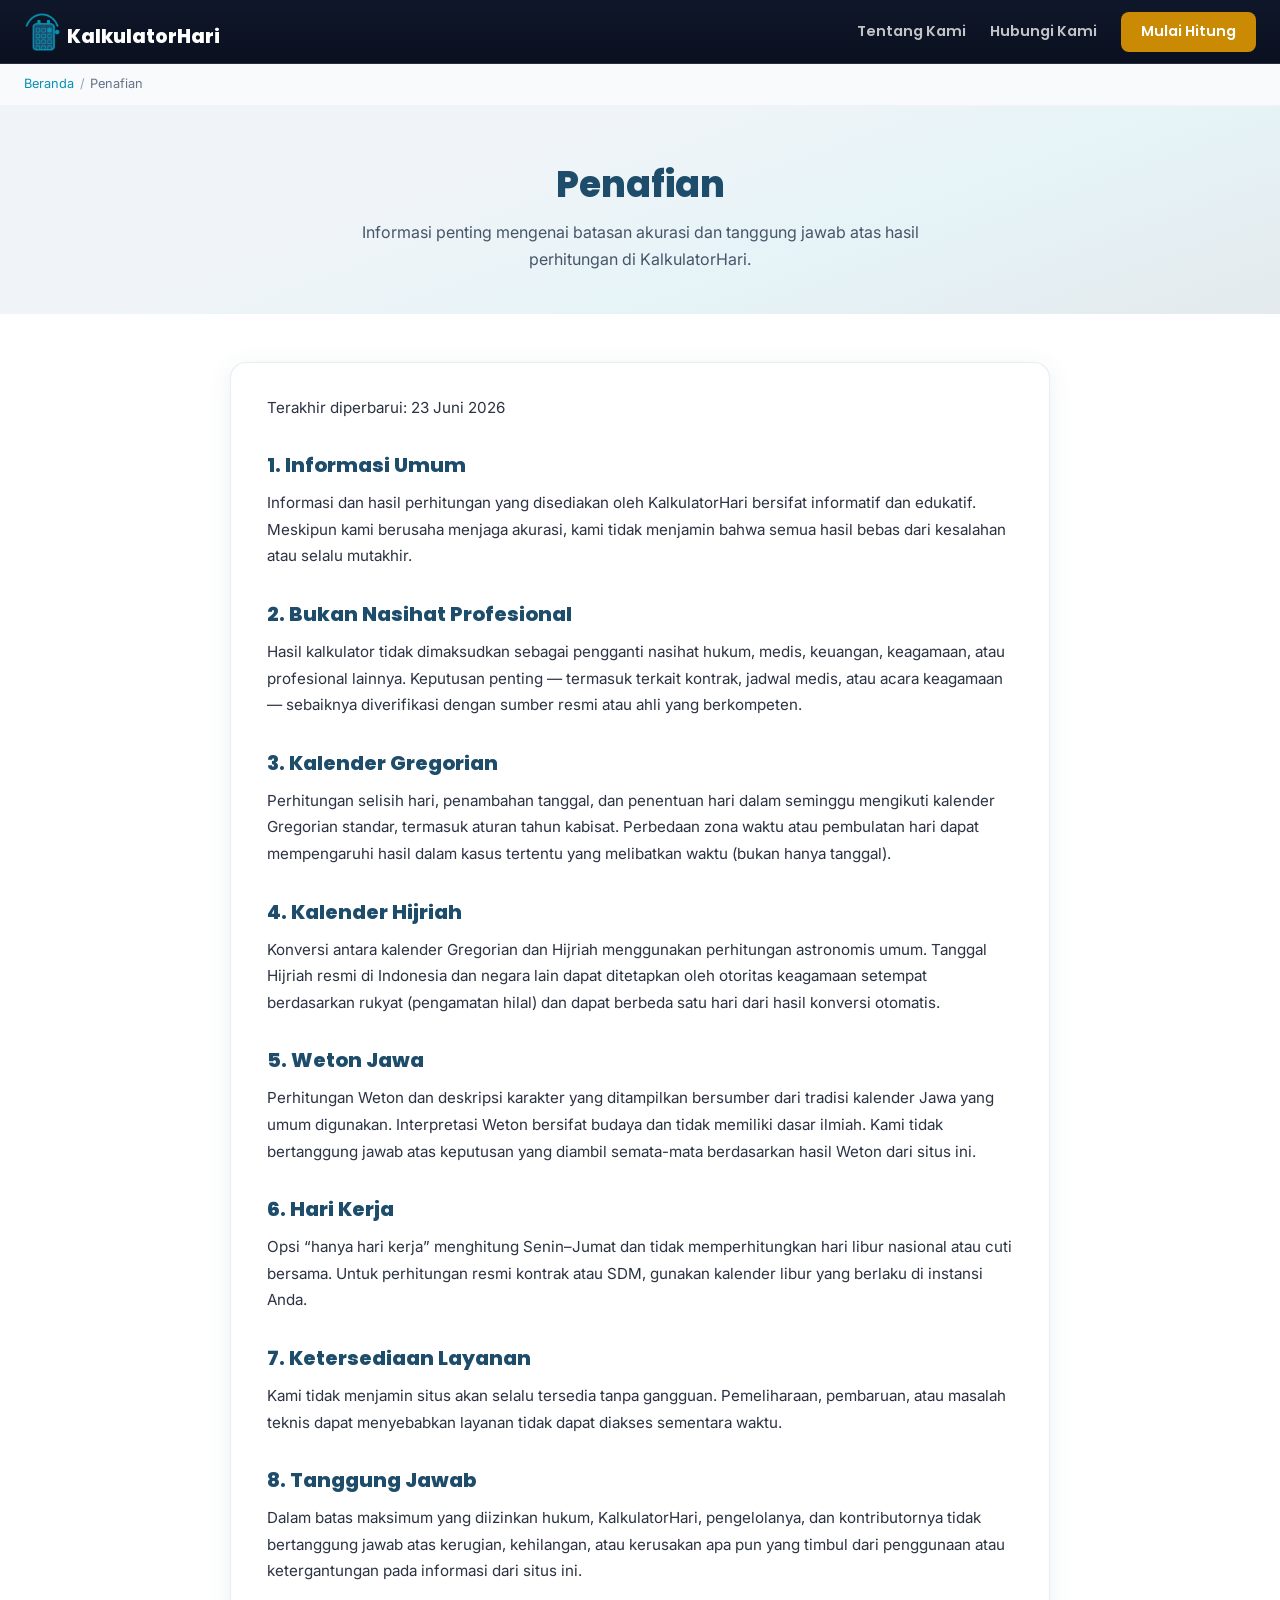
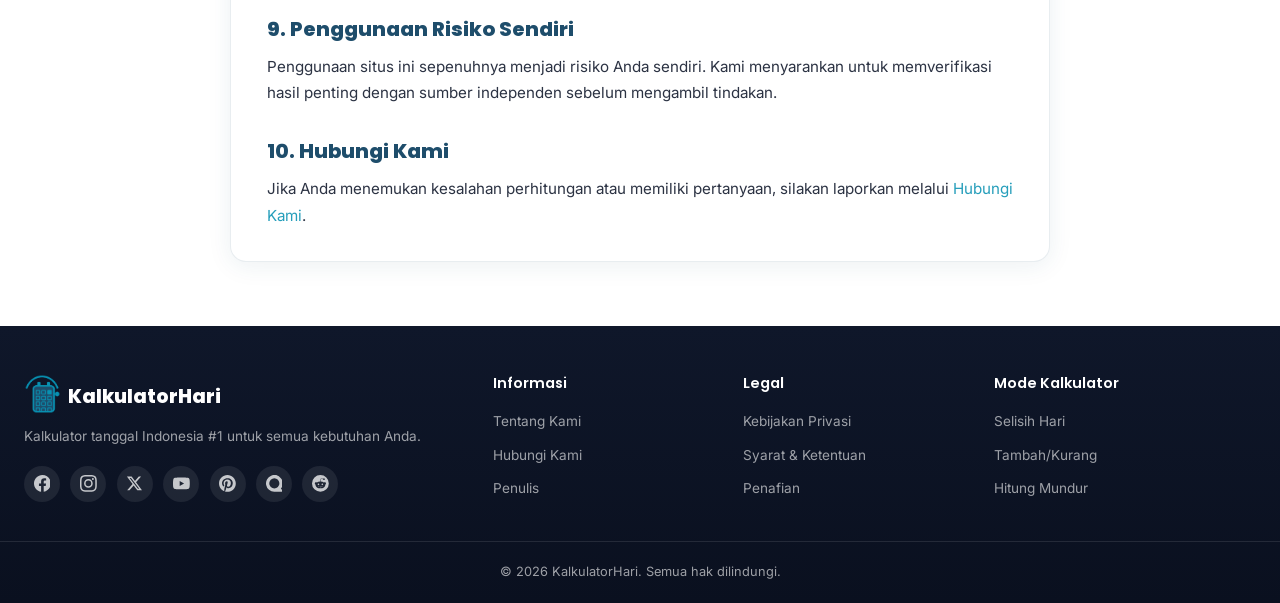
<file: disclaimer.html>
<!DOCTYPE html>
<html lang="id">
<head>
  <meta charset="UTF-8">
  <meta name="viewport" content="width=device-width, initial-scale=1.0">
  <title>Penafian | KalkulatorHari</title>
  <meta name="description" content="Penafian KalkulatorHari: batasan tanggung jawab atas hasil perhitungan tanggal, Weton, dan konversi kalender Hijriah.">
  <meta name="robots" content="noindex, follow">
  <link rel="canonical" href="https://www.kalkulatorhari.com/disclaimer.html">
  <meta property="og:type" content="website">
  <meta property="og:title" content="Penafian | KalkulatorHari">
  <meta property="og:description" content="Penafian KalkulatorHari: batasan tanggung jawab atas hasil perhitungan tanggal, Weton, dan konversi kalender Hijriah.">
  <meta property="og:image" content="images/brand-og.webp">
  <meta property="og:image:width" content="1200">
  <meta property="og:image:height" content="630">
  <meta property="og:image:alt" content="KalkulatorHari — kalkulator tanggal Indonesia untuk selisih hari, hitung mundur, Hijriah, dan Weton Jawa">
  <meta name="twitter:card" content="summary_large_image">
  <meta name="twitter:title" content="Penafian | KalkulatorHari">
  <meta name="twitter:description" content="Penafian KalkulatorHari: batasan tanggung jawab atas hasil perhitungan tanggal, Weton, dan konversi kalender Hijriah.">
  <meta name="twitter:image" content="images/brand-og.webp">
  <link rel="icon" type="image/webp" sizes="32x32" href="images/brand-favicon-32.webp">
  <link rel="icon" type="image/webp" sizes="512x512" href="images/brand-favicon.webp">
  <link rel="apple-touch-icon" href="images/brand-favicon.webp">
  <link rel="preconnect" href="https://fonts.googleapis.com">
  <link rel="preconnect" href="https://fonts.gstatic.com" crossorigin>
  <link href="https://fonts.googleapis.com/css2?family=Inter:wght@400;500&family=Poppins:wght@600;800&display=swap" rel="stylesheet">
  <link rel="stylesheet" href="style.css">
  <script src="seo.js"></script>
</head>
<body>

  <header id="header">
    <div class="header-inner">
      <a href="index.html" class="logo">
        <img src="images/brand-logo.webp" alt="Logo KalkulatorHari" class="logo-img" width="37" height="40">
        <span>KalkulatorHari</span>
      </a>
      <nav class="nav" id="main-nav">
        <a href="about-us.html" class="nav-link">Tentang Kami</a>
        <a href="contact-us.html" class="nav-link">Hubungi Kami</a>
        <a href="index.html#hero" class="nav-btn">Mulai Hitung</a>
      </nav>
      <button class="mobile-menu-btn" id="mobile-menu-btn" aria-label="Menu">
        <span></span><span></span><span></span>
      </button>
    </div>
  </header>

  <nav class="breadcrumb" aria-label="Breadcrumb">
    <div class="container">
      <ol>
        <li><a href="index.html">Beranda</a></li>
        <li aria-current="page">Penafian</li>
      </ol>
    </div>
  </nav>

  <section class="page-hero">
    <div class="container">
      <h1>Penafian</h1>
      <p class="page-hero-sub">Informasi penting mengenai batasan akurasi dan tanggung jawab atas hasil perhitungan di KalkulatorHari.</p>
    </div>
  </section>

  <main class="page-content">
    <div class="container">
      <article class="content-card">
        <p class="content-meta">Terakhir diperbarui: 23 Juni 2026</p>

        <h2>1. Informasi Umum</h2>
        <p>Informasi dan hasil perhitungan yang disediakan oleh KalkulatorHari bersifat informatif dan edukatif. Meskipun kami berusaha menjaga akurasi, kami tidak menjamin bahwa semua hasil bebas dari kesalahan atau selalu mutakhir.</p>

        <h2>2. Bukan Nasihat Profesional</h2>
        <p>Hasil kalkulator tidak dimaksudkan sebagai pengganti nasihat hukum, medis, keuangan, keagamaan, atau profesional lainnya. Keputusan penting — termasuk terkait kontrak, jadwal medis, atau acara keagamaan — sebaiknya diverifikasi dengan sumber resmi atau ahli yang berkompeten.</p>

        <h2>3. Kalender Gregorian</h2>
        <p>Perhitungan selisih hari, penambahan tanggal, dan penentuan hari dalam seminggu mengikuti kalender Gregorian standar, termasuk aturan tahun kabisat. Perbedaan zona waktu atau pembulatan hari dapat mempengaruhi hasil dalam kasus tertentu yang melibatkan waktu (bukan hanya tanggal).</p>

        <h2>4. Kalender Hijriah</h2>
        <p>Konversi antara kalender Gregorian dan Hijriah menggunakan perhitungan astronomis umum. Tanggal Hijriah resmi di Indonesia dan negara lain dapat ditetapkan oleh otoritas keagamaan setempat berdasarkan rukyat (pengamatan hilal) dan dapat berbeda satu hari dari hasil konversi otomatis.</p>

        <h2>5. Weton Jawa</h2>
        <p>Perhitungan Weton dan deskripsi karakter yang ditampilkan bersumber dari tradisi kalender Jawa yang umum digunakan. Interpretasi Weton bersifat budaya dan tidak memiliki dasar ilmiah. Kami tidak bertanggung jawab atas keputusan yang diambil semata-mata berdasarkan hasil Weton dari situs ini.</p>

        <h2>6. Hari Kerja</h2>
        <p>Opsi &ldquo;hanya hari kerja&rdquo; menghitung Senin–Jumat dan tidak memperhitungkan hari libur nasional atau cuti bersama. Untuk perhitungan resmi kontrak atau SDM, gunakan kalender libur yang berlaku di instansi Anda.</p>

        <h2>7. Ketersediaan Layanan</h2>
        <p>Kami tidak menjamin situs akan selalu tersedia tanpa gangguan. Pemeliharaan, pembaruan, atau masalah teknis dapat menyebabkan layanan tidak dapat diakses sementara waktu.</p>

        <h2>8. Tanggung Jawab</h2>
        <p>Dalam batas maksimum yang diizinkan hukum, KalkulatorHari, pengelolanya, dan kontributornya tidak bertanggung jawab atas kerugian, kehilangan, atau kerusakan apa pun yang timbul dari penggunaan atau ketergantungan pada informasi dari situs ini.</p>

        <h2>9. Penggunaan Risiko Sendiri</h2>
        <p>Penggunaan situs ini sepenuhnya menjadi risiko Anda sendiri. Kami menyarankan untuk memverifikasi hasil penting dengan sumber independen sebelum mengambil tindakan.</p>

        <h2>10. Hubungi Kami</h2>
        <p>Jika Anda menemukan kesalahan perhitungan atau memiliki pertanyaan, silakan laporkan melalui <a href="contact-us.html">Hubungi Kami</a>.</p>
      </article>
    </div>
  </main>

  <footer id="footer">
    <div class="container footer-grid">
      <div class="footer-col">
        <a href="index.html" class="footer-logo">
          <img src="images/brand-logo.webp" alt="Logo KalkulatorHari" class="logo-img" width="37" height="40">
          <span>KalkulatorHari</span>
        </a>
        <p class="footer-tagline">Kalkulator tanggal Indonesia #1 untuk semua kebutuhan Anda.</p>
        <div class="footer-social" aria-label="Media sosial">
          <a href="https://facebook.com/" class="footer-social-link" aria-label="Facebook" target="_blank" rel="noopener noreferrer">
            <svg viewBox="0 0 24 24" aria-hidden="true"><path d="M24 12.073c0-6.627-5.373-12-12-12s-12 5.373-12 12c0 5.99 4.388 10.954 10.125 11.854v-8.385H7.078v-3.47h3.047V9.43c0-3.007 1.792-4.669 4.533-4.669 1.312 0 2.686.235 2.686.235v2.953H15.83c-1.491 0-1.956.925-1.956 1.874v2.25h3.328l-.532 3.47h-2.796v8.385C19.612 23.027 24 18.062 24 12.073z"/></svg>
          </a>
          <a href="https://instagram.com/" class="footer-social-link" aria-label="Instagram" target="_blank" rel="noopener noreferrer">
            <svg viewBox="0 0 24 24" aria-hidden="true"><path d="M12 2.163c3.204 0 3.584.012 4.85.07 3.252.148 4.771 1.691 4.919 4.919.058 1.265.069 1.645.069 4.849 0 3.205-.012 3.584-.069 4.849-.149 3.225-1.664 4.771-4.919 4.919-1.266.058-1.644.07-4.85.07-3.204 0-3.584-.012-4.849-.07-3.26-.149-4.771-1.699-4.919-4.92-.058-1.265-.07-1.644-.07-4.849 0-3.204.013-3.583.07-4.849.149-3.227 1.664-4.771 4.919-4.919 1.266-.057 1.645-.069 4.849-.069zM12 0C8.741 0 8.333.014 7.053.072 2.695.272.273 2.69.073 7.052.014 8.333 0 8.741 0 12c0 3.259.014 3.668.072 4.948.2 4.358 2.618 6.78 6.98 6.98C8.333 23.986 8.741 24 12 24c3.259 0 3.668-.014 4.948-.072 4.354-.2 6.782-2.618 6.979-6.98.059-1.28.073-1.689.073-4.948 0-3.259-.014-3.667-.072-4.947-.196-4.354-2.617-6.78-6.979-6.98C15.668.014 15.259 0 12 0zm0 5.838a6.162 6.162 0 100 12.324 6.162 6.162 0 000-12.324zM12 16a4 4 0 110-8 4 4 0 010 8zm6.406-11.845a1.44 1.44 0 100 2.881 1.44 1.44 0 000-2.881z"/></svg>
          </a>
          <a href="https://x.com/" class="footer-social-link" aria-label="X (Twitter)" target="_blank" rel="noopener noreferrer">
            <svg viewBox="0 0 24 24" aria-hidden="true"><path d="M18.244 2.25h3.308l-7.227 8.26 8.502 11.24H16.17l-5.214-6.817L4.99 21.75H1.68l7.73-8.835L1.254 2.25H8.08l4.713 6.231zm-1.161 17.52h1.833L7.084 4.126H5.117z"/></svg>
          </a>
          <a href="https://youtube.com/" class="footer-social-link" aria-label="YouTube" target="_blank" rel="noopener noreferrer">
            <svg viewBox="0 0 24 24" aria-hidden="true"><path d="M23.498 6.186a3.016 3.016 0 00-2.122-2.136C19.505 3.545 12 3.545 12 3.545s-7.505 0-9.377.505A3.017 3.017 0 00.502 6.186C0 8.07 0 12 0 12s0 3.93.502 5.814a3.016 3.016 0 002.122 2.136c1.871.505 9.376.505 9.376.505s7.505 0 9.377-.505a3.015 3.015 0 002.122-2.136C24 15.93 24 12 24 12s0-3.93-.502-5.814zM9.545 15.568V8.432L15.818 12l-6.273 3.568z"/></svg>
          </a>
          <a href="https://pinterest.com/" class="footer-social-link" aria-label="Pinterest" target="_blank" rel="noopener noreferrer">
            <svg viewBox="0 0 24 24" aria-hidden="true"><path d="M12.017 0C5.396 0 .029 5.367.029 11.987c0 5.079 3.158 9.417 7.618 11.162-.105-.949-.199-2.403.041-3.439.219-.937 1.406-5.957 1.406-5.957s-.359-.719-.359-1.781c0-1.663.967-2.911 2.168-2.911 1.024 0 1.518.719 1.518 1.688 0 1.029-.653 2.567-.992 3.992-.285 1.193.6 2.165 1.775 2.165 2.128 0 3.768-2.245 3.768-5.487 0-2.861-2.063-4.869-5.008-4.869-3.41 0-5.409 2.562-5.409 5.199 0 1.033.394 2.143.889 2.741.099.12.112.225.085.348-.09.375-.293 1.199-.334 1.363-.053.225-.172.271-.401.165-1.495-.69-2.433-2.878-2.433-4.646 0-3.776 2.748-7.252 7.92-7.252 4.158 0 7.392 2.967 7.392 6.923 0 4.135-2.607 7.462-6.233 7.462-1.214 0-2.354-.629-2.746-1.378l-.748 2.853c-.271 1.043-1.002 2.35-1.492 3.146C9.57 23.812 10.763 24.009 12.017 24.009c6.624 0 11.99-5.367 11.99-11.988C24.007 5.367 18.641.001 12.017.001z"/></svg>
          </a>
          <a href="https://quora.com/" class="footer-social-link" aria-label="Quora" target="_blank" rel="noopener noreferrer">
            <svg viewBox="0 0 24 24" aria-hidden="true"><path fill-rule="evenodd" clip-rule="evenodd" d="M7.3799.9483A11.9628 11.9628 0 0 1 21.248 19.5397l2.4096 2.4225c.7322.7362.21 1.9905-.8272 1.9905l-10.7105.01a12.52 12.52 0 0 1-.304 0h-.02A11.9628 11.9628 0 0 1 7.3818.9503Zm7.3217 4.428a7.1717 7.1717 0 1 0-5.4873 13.2512 7.1717 7.1717 0 0 0 5.4883-13.2511Z"/></svg>
          </a>
          <a href="https://reddit.com/" class="footer-social-link" aria-label="Reddit" target="_blank" rel="noopener noreferrer">
            <svg viewBox="0 0 24 24" aria-hidden="true"><path d="M12 0A12 12 0 0 0 0 12a12 12 0 0 0 12 12 12 12 0 0 0 12-12A12 12 0 0 0 12 0zm5.01 4.744c.688 0 1.25.561 1.25 1.249a1.25 1.25 0 0 1-2.498.056l-2.597-.547-.8 3.747c1.824.07 3.48.632 4.674 1.488.308-.309.73-.491 1.207-.491.968 0 1.754.786 1.754 1.754 0 .716-.435 1.333-1.01 1.614a3.111 3.111 0 0 1 .042.52c0 2.694-3.13 4.87-7.004 4.87-3.874 0-7.004-2.176-7.004-4.87 0-.183.015-.366.043-.534A1.748 1.748 0 0 1 4.028 12c0-.968.786-1.754 1.754-1.754.463 0 .898.196 1.207.49 1.207-.883 2.878-1.43 4.744-1.487l.885-4.182a.342.342 0 0 1 .14-.197.35.35 0 0 1 .238-.042l2.906.617a1.214 1.214 0 0 1 1.108-.701zM9.25 12C8.561 12 8 12.562 8 13.25c0 .687.561 1.248 1.25 1.248.687 0 1.248-.561 1.248-1.249 0-.688-.561-1.249-1.249-1.249zm5.5 0c-.687 0-1.248.561-1.248 1.25 0 .687.561 1.248 1.249 1.248.688 0 1.249-.561 1.249-1.249 0-.687-.562-1.249-1.25-1.249zm-5.466 3.99a.327.327 0 0 0-.231.094.33.33 0 0 0 0 .463c.842.842 2.484.913 2.961.913.477 0 2.105-.056 2.961-.913a.361.361 0 0 0 .029-.463.33.33 0 0 0-.464 0c-.547.533-1.684.73-2.512.73-.828 0-1.979-.196-2.512-.73a.326.326 0 0 0-.232-.095z"/></svg>
          </a>
        </div>
      </div>
      <div class="footer-col">
        <h4>Informasi</h4>
        <ul>
          <li><a href="about-us.html">Tentang Kami</a></li>
          <li><a href="contact-us.html">Hubungi Kami</a></li>
          <li><a href="author.html">Penulis</a></li>
        </ul>
      </div>
      <div class="footer-col">
        <h4>Legal</h4>
        <ul>
          <li><a href="privacy-policy.html">Kebijakan Privasi</a></li>
          <li><a href="terms-and-conditions.html">Syarat &amp; Ketentuan</a></li>
          <li><a href="disclaimer.html">Penafian</a></li>
        </ul>
      </div>
      <div class="footer-col">
        <h4>Mode Kalkulator</h4>
        <ul>
          <li><a href="index.html#hero">Selisih Hari</a></li>
          <li><a href="index.html#hero">Tambah/Kurang</a></li>
          <li><a href="index.html#hero">Hitung Mundur</a></li>
        </ul>
      </div>
    </div>
    <div class="footer-bottom">
      <p>© 2026 KalkulatorHari. Semua hak dilindungi.</p>
    </div>
  </footer>

  <script src="site.js" defer></script>
</body>
</html>
</file>
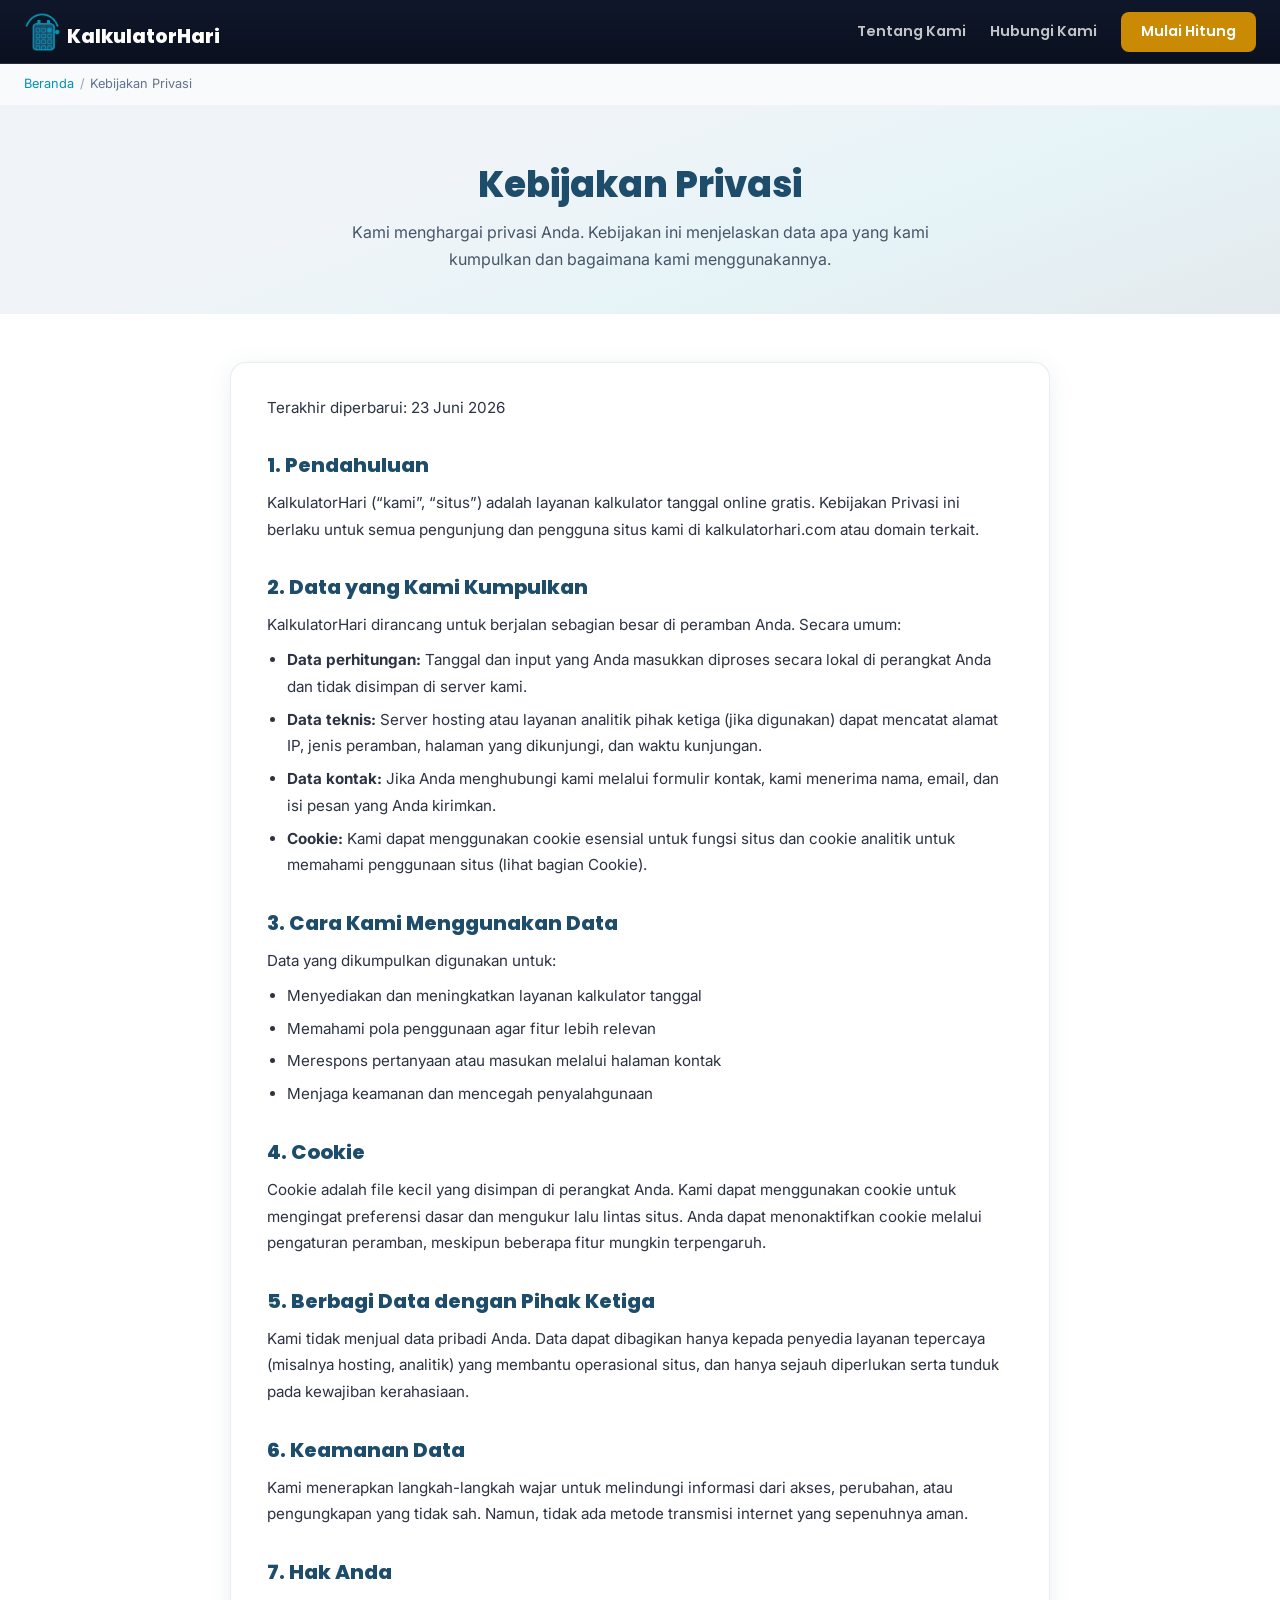
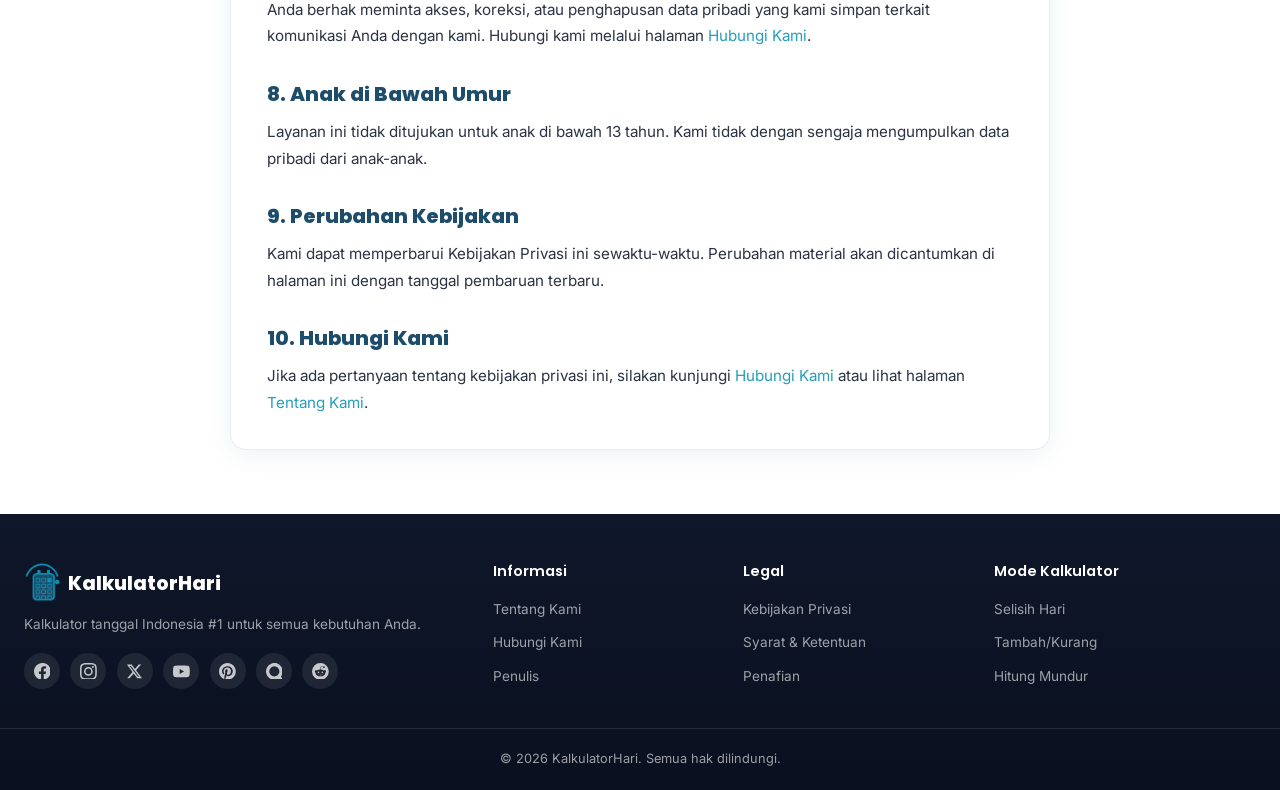
<file: privacy-policy.html>
<!DOCTYPE html>
<html lang="id">
<head>
  <meta charset="UTF-8">
  <meta name="viewport" content="width=device-width, initial-scale=1.0">
  <title>Kebijakan Privasi | KalkulatorHari</title>
  <meta name="description" content="Kebijakan privasi KalkulatorHari: bagaimana kami mengumpulkan, menggunakan, dan melindungi data Anda saat menggunakan kalkulator tanggal online.">
  <meta name="robots" content="noindex, follow">
  <link rel="canonical" href="https://www.kalkulatorhari.com/privacy-policy.html">
  <meta property="og:type" content="website">
  <meta property="og:title" content="Kebijakan Privasi | KalkulatorHari">
  <meta property="og:description" content="Kebijakan privasi KalkulatorHari: bagaimana kami mengumpulkan, menggunakan, dan melindungi data Anda saat menggunakan kalkulator tanggal online.">
  <meta property="og:image" content="images/brand-og.webp">
  <meta property="og:image:width" content="1200">
  <meta property="og:image:height" content="630">
  <meta property="og:image:alt" content="KalkulatorHari — kalkulator tanggal Indonesia untuk selisih hari, hitung mundur, Hijriah, dan Weton Jawa">
  <meta name="twitter:card" content="summary_large_image">
  <meta name="twitter:title" content="Kebijakan Privasi | KalkulatorHari">
  <meta name="twitter:description" content="Kebijakan privasi KalkulatorHari: bagaimana kami mengumpulkan, menggunakan, dan melindungi data Anda saat menggunakan kalkulator tanggal online.">
  <meta name="twitter:image" content="images/brand-og.webp">
  <link rel="icon" type="image/webp" sizes="32x32" href="images/brand-favicon-32.webp">
  <link rel="icon" type="image/webp" sizes="512x512" href="images/brand-favicon.webp">
  <link rel="apple-touch-icon" href="images/brand-favicon.webp">
  <link rel="preconnect" href="https://fonts.googleapis.com">
  <link rel="preconnect" href="https://fonts.gstatic.com" crossorigin>
  <link href="https://fonts.googleapis.com/css2?family=Inter:wght@400;500&family=Poppins:wght@600;800&display=swap" rel="stylesheet">
  <link rel="stylesheet" href="style.css">
  <script src="seo.js"></script>
</head>
<body>

  <header id="header">
    <div class="header-inner">
      <a href="index.html" class="logo">
        <img src="images/brand-logo.webp" alt="Logo KalkulatorHari" class="logo-img" width="37" height="40">
        <span>KalkulatorHari</span>
      </a>
      <nav class="nav" id="main-nav">
        <a href="about-us.html" class="nav-link">Tentang Kami</a>
        <a href="contact-us.html" class="nav-link">Hubungi Kami</a>
        <a href="index.html#hero" class="nav-btn">Mulai Hitung</a>
      </nav>
      <button class="mobile-menu-btn" id="mobile-menu-btn" aria-label="Menu">
        <span></span><span></span><span></span>
      </button>
    </div>
  </header>

  <nav class="breadcrumb" aria-label="Breadcrumb">
    <div class="container">
      <ol>
        <li><a href="index.html">Beranda</a></li>
        <li aria-current="page">Kebijakan Privasi</li>
      </ol>
    </div>
  </nav>

  <section class="page-hero">
    <div class="container">
      <h1>Kebijakan Privasi</h1>
      <p class="page-hero-sub">Kami menghargai privasi Anda. Kebijakan ini menjelaskan data apa yang kami kumpulkan dan bagaimana kami menggunakannya.</p>
    </div>
  </section>

  <main class="page-content">
    <div class="container">
      <article class="content-card">
        <p class="content-meta">Terakhir diperbarui: 23 Juni 2026</p>

        <h2>1. Pendahuluan</h2>
        <p>KalkulatorHari (&ldquo;kami&rdquo;, &ldquo;situs&rdquo;) adalah layanan kalkulator tanggal online gratis. Kebijakan Privasi ini berlaku untuk semua pengunjung dan pengguna situs kami di kalkulatorhari.com atau domain terkait.</p>

        <h2>2. Data yang Kami Kumpulkan</h2>
        <p>KalkulatorHari dirancang untuk berjalan sebagian besar di peramban Anda. Secara umum:</p>
        <ul>
          <li><strong>Data perhitungan:</strong> Tanggal dan input yang Anda masukkan diproses secara lokal di perangkat Anda dan tidak disimpan di server kami.</li>
          <li><strong>Data teknis:</strong> Server hosting atau layanan analitik pihak ketiga (jika digunakan) dapat mencatat alamat IP, jenis peramban, halaman yang dikunjungi, dan waktu kunjungan.</li>
          <li><strong>Data kontak:</strong> Jika Anda menghubungi kami melalui formulir kontak, kami menerima nama, email, dan isi pesan yang Anda kirimkan.</li>
          <li><strong>Cookie:</strong> Kami dapat menggunakan cookie esensial untuk fungsi situs dan cookie analitik untuk memahami penggunaan situs (lihat bagian Cookie).</li>
        </ul>

        <h2>3. Cara Kami Menggunakan Data</h2>
        <p>Data yang dikumpulkan digunakan untuk:</p>
        <ul>
          <li>Menyediakan dan meningkatkan layanan kalkulator tanggal</li>
          <li>Memahami pola penggunaan agar fitur lebih relevan</li>
          <li>Merespons pertanyaan atau masukan melalui halaman kontak</li>
          <li>Menjaga keamanan dan mencegah penyalahgunaan</li>
        </ul>

        <h2>4. Cookie</h2>
        <p>Cookie adalah file kecil yang disimpan di perangkat Anda. Kami dapat menggunakan cookie untuk mengingat preferensi dasar dan mengukur lalu lintas situs. Anda dapat menonaktifkan cookie melalui pengaturan peramban, meskipun beberapa fitur mungkin terpengaruh.</p>

        <h2>5. Berbagi Data dengan Pihak Ketiga</h2>
        <p>Kami tidak menjual data pribadi Anda. Data dapat dibagikan hanya kepada penyedia layanan tepercaya (misalnya hosting, analitik) yang membantu operasional situs, dan hanya sejauh diperlukan serta tunduk pada kewajiban kerahasiaan.</p>

        <h2>6. Keamanan Data</h2>
        <p>Kami menerapkan langkah-langkah wajar untuk melindungi informasi dari akses, perubahan, atau pengungkapan yang tidak sah. Namun, tidak ada metode transmisi internet yang sepenuhnya aman.</p>

        <h2>7. Hak Anda</h2>
        <p>Anda berhak meminta akses, koreksi, atau penghapusan data pribadi yang kami simpan terkait komunikasi Anda dengan kami. Hubungi kami melalui halaman <a href="contact-us.html">Hubungi Kami</a>.</p>

        <h2>8. Anak di Bawah Umur</h2>
        <p>Layanan ini tidak ditujukan untuk anak di bawah 13 tahun. Kami tidak dengan sengaja mengumpulkan data pribadi dari anak-anak.</p>

        <h2>9. Perubahan Kebijakan</h2>
        <p>Kami dapat memperbarui Kebijakan Privasi ini sewaktu-waktu. Perubahan material akan dicantumkan di halaman ini dengan tanggal pembaruan terbaru.</p>

        <h2>10. Hubungi Kami</h2>
        <p>Jika ada pertanyaan tentang kebijakan privasi ini, silakan kunjungi <a href="contact-us.html">Hubungi Kami</a> atau lihat halaman <a href="about-us.html">Tentang Kami</a>.</p>
      </article>
    </div>
  </main>

  <footer id="footer">
    <div class="container footer-grid">
      <div class="footer-col">
        <a href="index.html" class="footer-logo">
          <img src="images/brand-logo.webp" alt="Logo KalkulatorHari" class="logo-img" width="37" height="40">
          <span>KalkulatorHari</span>
        </a>
        <p class="footer-tagline">Kalkulator tanggal Indonesia #1 untuk semua kebutuhan Anda.</p>
        <div class="footer-social" aria-label="Media sosial">
          <a href="https://facebook.com/" class="footer-social-link" aria-label="Facebook" target="_blank" rel="noopener noreferrer">
            <svg viewBox="0 0 24 24" aria-hidden="true"><path d="M24 12.073c0-6.627-5.373-12-12-12s-12 5.373-12 12c0 5.99 4.388 10.954 10.125 11.854v-8.385H7.078v-3.47h3.047V9.43c0-3.007 1.792-4.669 4.533-4.669 1.312 0 2.686.235 2.686.235v2.953H15.83c-1.491 0-1.956.925-1.956 1.874v2.25h3.328l-.532 3.47h-2.796v8.385C19.612 23.027 24 18.062 24 12.073z"/></svg>
          </a>
          <a href="https://instagram.com/" class="footer-social-link" aria-label="Instagram" target="_blank" rel="noopener noreferrer">
            <svg viewBox="0 0 24 24" aria-hidden="true"><path d="M12 2.163c3.204 0 3.584.012 4.85.07 3.252.148 4.771 1.691 4.919 4.919.058 1.265.069 1.645.069 4.849 0 3.205-.012 3.584-.069 4.849-.149 3.225-1.664 4.771-4.919 4.919-1.266.058-1.644.07-4.85.07-3.204 0-3.584-.012-4.849-.07-3.26-.149-4.771-1.699-4.919-4.92-.058-1.265-.07-1.644-.07-4.849 0-3.204.013-3.583.07-4.849.149-3.227 1.664-4.771 4.919-4.919 1.266-.057 1.645-.069 4.849-.069zM12 0C8.741 0 8.333.014 7.053.072 2.695.272.273 2.69.073 7.052.014 8.333 0 8.741 0 12c0 3.259.014 3.668.072 4.948.2 4.358 2.618 6.78 6.98 6.98C8.333 23.986 8.741 24 12 24c3.259 0 3.668-.014 4.948-.072 4.354-.2 6.782-2.618 6.979-6.98.059-1.28.073-1.689.073-4.948 0-3.259-.014-3.667-.072-4.947-.196-4.354-2.617-6.78-6.979-6.98C15.668.014 15.259 0 12 0zm0 5.838a6.162 6.162 0 100 12.324 6.162 6.162 0 000-12.324zM12 16a4 4 0 110-8 4 4 0 010 8zm6.406-11.845a1.44 1.44 0 100 2.881 1.44 1.44 0 000-2.881z"/></svg>
          </a>
          <a href="https://x.com/" class="footer-social-link" aria-label="X (Twitter)" target="_blank" rel="noopener noreferrer">
            <svg viewBox="0 0 24 24" aria-hidden="true"><path d="M18.244 2.25h3.308l-7.227 8.26 8.502 11.24H16.17l-5.214-6.817L4.99 21.75H1.68l7.73-8.835L1.254 2.25H8.08l4.713 6.231zm-1.161 17.52h1.833L7.084 4.126H5.117z"/></svg>
          </a>
          <a href="https://youtube.com/" class="footer-social-link" aria-label="YouTube" target="_blank" rel="noopener noreferrer">
            <svg viewBox="0 0 24 24" aria-hidden="true"><path d="M23.498 6.186a3.016 3.016 0 00-2.122-2.136C19.505 3.545 12 3.545 12 3.545s-7.505 0-9.377.505A3.017 3.017 0 00.502 6.186C0 8.07 0 12 0 12s0 3.93.502 5.814a3.016 3.016 0 002.122 2.136c1.871.505 9.376.505 9.376.505s7.505 0 9.377-.505a3.015 3.015 0 002.122-2.136C24 15.93 24 12 24 12s0-3.93-.502-5.814zM9.545 15.568V8.432L15.818 12l-6.273 3.568z"/></svg>
          </a>
          <a href="https://pinterest.com/" class="footer-social-link" aria-label="Pinterest" target="_blank" rel="noopener noreferrer">
            <svg viewBox="0 0 24 24" aria-hidden="true"><path d="M12.017 0C5.396 0 .029 5.367.029 11.987c0 5.079 3.158 9.417 7.618 11.162-.105-.949-.199-2.403.041-3.439.219-.937 1.406-5.957 1.406-5.957s-.359-.719-.359-1.781c0-1.663.967-2.911 2.168-2.911 1.024 0 1.518.719 1.518 1.688 0 1.029-.653 2.567-.992 3.992-.285 1.193.6 2.165 1.775 2.165 2.128 0 3.768-2.245 3.768-5.487 0-2.861-2.063-4.869-5.008-4.869-3.41 0-5.409 2.562-5.409 5.199 0 1.033.394 2.143.889 2.741.099.12.112.225.085.348-.09.375-.293 1.199-.334 1.363-.053.225-.172.271-.401.165-1.495-.69-2.433-2.878-2.433-4.646 0-3.776 2.748-7.252 7.92-7.252 4.158 0 7.392 2.967 7.392 6.923 0 4.135-2.607 7.462-6.233 7.462-1.214 0-2.354-.629-2.746-1.378l-.748 2.853c-.271 1.043-1.002 2.35-1.492 3.146C9.57 23.812 10.763 24.009 12.017 24.009c6.624 0 11.99-5.367 11.99-11.988C24.007 5.367 18.641.001 12.017.001z"/></svg>
          </a>
          <a href="https://quora.com/" class="footer-social-link" aria-label="Quora" target="_blank" rel="noopener noreferrer">
            <svg viewBox="0 0 24 24" aria-hidden="true"><path fill-rule="evenodd" clip-rule="evenodd" d="M7.3799.9483A11.9628 11.9628 0 0 1 21.248 19.5397l2.4096 2.4225c.7322.7362.21 1.9905-.8272 1.9905l-10.7105.01a12.52 12.52 0 0 1-.304 0h-.02A11.9628 11.9628 0 0 1 7.3818.9503Zm7.3217 4.428a7.1717 7.1717 0 1 0-5.4873 13.2512 7.1717 7.1717 0 0 0 5.4883-13.2511Z"/></svg>
          </a>
          <a href="https://reddit.com/" class="footer-social-link" aria-label="Reddit" target="_blank" rel="noopener noreferrer">
            <svg viewBox="0 0 24 24" aria-hidden="true"><path d="M12 0A12 12 0 0 0 0 12a12 12 0 0 0 12 12 12 12 0 0 0 12-12A12 12 0 0 0 12 0zm5.01 4.744c.688 0 1.25.561 1.25 1.249a1.25 1.25 0 0 1-2.498.056l-2.597-.547-.8 3.747c1.824.07 3.48.632 4.674 1.488.308-.309.73-.491 1.207-.491.968 0 1.754.786 1.754 1.754 0 .716-.435 1.333-1.01 1.614a3.111 3.111 0 0 1 .042.52c0 2.694-3.13 4.87-7.004 4.87-3.874 0-7.004-2.176-7.004-4.87 0-.183.015-.366.043-.534A1.748 1.748 0 0 1 4.028 12c0-.968.786-1.754 1.754-1.754.463 0 .898.196 1.207.49 1.207-.883 2.878-1.43 4.744-1.487l.885-4.182a.342.342 0 0 1 .14-.197.35.35 0 0 1 .238-.042l2.906.617a1.214 1.214 0 0 1 1.108-.701zM9.25 12C8.561 12 8 12.562 8 13.25c0 .687.561 1.248 1.25 1.248.687 0 1.248-.561 1.248-1.249 0-.688-.561-1.249-1.249-1.249zm5.5 0c-.687 0-1.248.561-1.248 1.25 0 .687.561 1.248 1.249 1.248.688 0 1.249-.561 1.249-1.249 0-.687-.562-1.249-1.25-1.249zm-5.466 3.99a.327.327 0 0 0-.231.094.33.33 0 0 0 0 .463c.842.842 2.484.913 2.961.913.477 0 2.105-.056 2.961-.913a.361.361 0 0 0 .029-.463.33.33 0 0 0-.464 0c-.547.533-1.684.73-2.512.73-.828 0-1.979-.196-2.512-.73a.326.326 0 0 0-.232-.095z"/></svg>
          </a>
        </div>
      </div>
      <div class="footer-col">
        <h4>Informasi</h4>
        <ul>
          <li><a href="about-us.html">Tentang Kami</a></li>
          <li><a href="contact-us.html">Hubungi Kami</a></li>
          <li><a href="author.html">Penulis</a></li>
        </ul>
      </div>
      <div class="footer-col">
        <h4>Legal</h4>
        <ul>
          <li><a href="privacy-policy.html">Kebijakan Privasi</a></li>
          <li><a href="terms-and-conditions.html">Syarat &amp; Ketentuan</a></li>
          <li><a href="disclaimer.html">Penafian</a></li>
        </ul>
      </div>
      <div class="footer-col">
        <h4>Mode Kalkulator</h4>
        <ul>
          <li><a href="index.html#hero">Selisih Hari</a></li>
          <li><a href="index.html#hero">Tambah/Kurang</a></li>
          <li><a href="index.html#hero">Hitung Mundur</a></li>
        </ul>
      </div>
    </div>
    <div class="footer-bottom">
      <p>© 2026 KalkulatorHari. Semua hak dilindungi.</p>
    </div>
  </footer>

  <script src="site.js" defer></script>
</body>
</html>
</file>
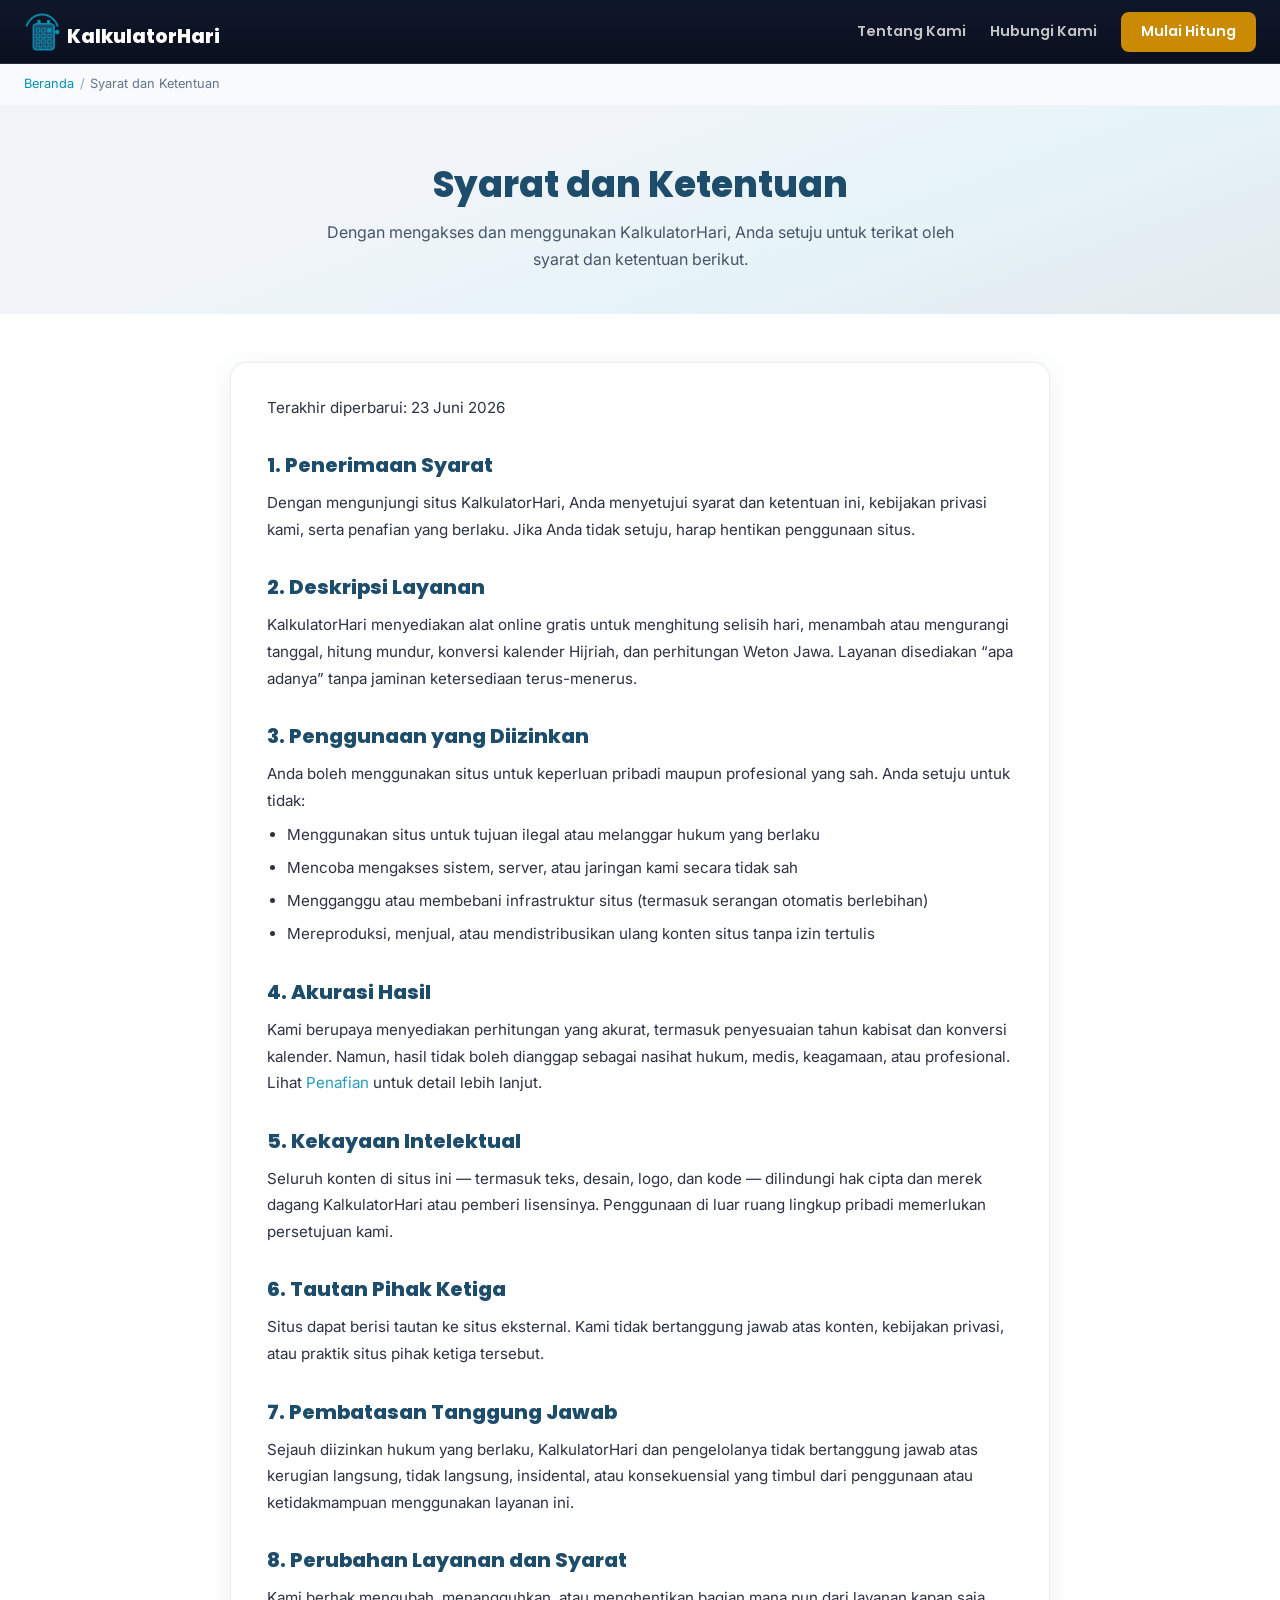
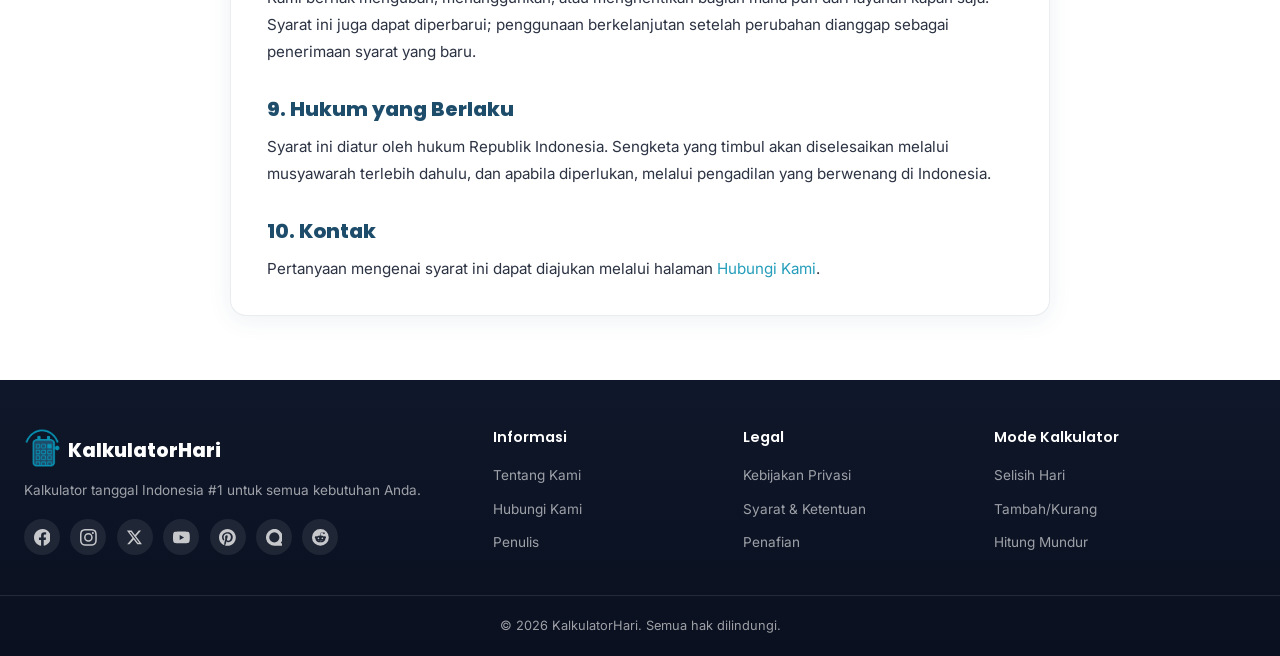
<file: terms-and-conditions.html>
<!DOCTYPE html>
<html lang="id">
<head>
  <meta charset="UTF-8">
  <meta name="viewport" content="width=device-width, initial-scale=1.0">
  <title>Syarat dan Ketentuan | KalkulatorHari</title>
  <meta name="description" content="Syarat dan ketentuan penggunaan KalkulatorHari — aturan, hak, dan kewajiban saat menggunakan kalkulator tanggal online kami.">
  <meta name="robots" content="noindex, follow">
  <link rel="canonical" href="https://www.kalkulatorhari.com/terms-and-conditions.html">
  <meta property="og:type" content="website">
  <meta property="og:title" content="Syarat dan Ketentuan | KalkulatorHari">
  <meta property="og:description" content="Syarat dan ketentuan penggunaan KalkulatorHari — aturan, hak, dan kewajiban saat menggunakan kalkulator tanggal online kami.">
  <meta property="og:image" content="images/brand-og.webp">
  <meta property="og:image:width" content="1200">
  <meta property="og:image:height" content="630">
  <meta property="og:image:alt" content="KalkulatorHari — kalkulator tanggal Indonesia untuk selisih hari, hitung mundur, Hijriah, dan Weton Jawa">
  <meta name="twitter:card" content="summary_large_image">
  <meta name="twitter:title" content="Syarat dan Ketentuan | KalkulatorHari">
  <meta name="twitter:description" content="Syarat dan ketentuan penggunaan KalkulatorHari — aturan, hak, dan kewajiban saat menggunakan kalkulator tanggal online kami.">
  <meta name="twitter:image" content="images/brand-og.webp">
  <link rel="icon" type="image/webp" sizes="32x32" href="images/brand-favicon-32.webp">
  <link rel="icon" type="image/webp" sizes="512x512" href="images/brand-favicon.webp">
  <link rel="apple-touch-icon" href="images/brand-favicon.webp">
  <link rel="preconnect" href="https://fonts.googleapis.com">
  <link rel="preconnect" href="https://fonts.gstatic.com" crossorigin>
  <link href="https://fonts.googleapis.com/css2?family=Inter:wght@400;500&family=Poppins:wght@600;800&display=swap" rel="stylesheet">
  <link rel="stylesheet" href="style.css">
  <script src="seo.js"></script>
</head>
<body>

  <header id="header">
    <div class="header-inner">
      <a href="index.html" class="logo">
        <img src="images/brand-logo.webp" alt="Logo KalkulatorHari" class="logo-img" width="37" height="40">
        <span>KalkulatorHari</span>
      </a>
      <nav class="nav" id="main-nav">
        <a href="about-us.html" class="nav-link">Tentang Kami</a>
        <a href="contact-us.html" class="nav-link">Hubungi Kami</a>
        <a href="index.html#hero" class="nav-btn">Mulai Hitung</a>
      </nav>
      <button class="mobile-menu-btn" id="mobile-menu-btn" aria-label="Menu">
        <span></span><span></span><span></span>
      </button>
    </div>
  </header>

  <nav class="breadcrumb" aria-label="Breadcrumb">
    <div class="container">
      <ol>
        <li><a href="index.html">Beranda</a></li>
        <li aria-current="page">Syarat dan Ketentuan</li>
      </ol>
    </div>
  </nav>

  <section class="page-hero">
    <div class="container">
      <h1>Syarat dan Ketentuan</h1>
      <p class="page-hero-sub">Dengan mengakses dan menggunakan KalkulatorHari, Anda setuju untuk terikat oleh syarat dan ketentuan berikut.</p>
    </div>
  </section>

  <main class="page-content">
    <div class="container">
      <article class="content-card">
        <p class="content-meta">Terakhir diperbarui: 23 Juni 2026</p>

        <h2>1. Penerimaan Syarat</h2>
        <p>Dengan mengunjungi situs KalkulatorHari, Anda menyetujui syarat dan ketentuan ini, kebijakan privasi kami, serta penafian yang berlaku. Jika Anda tidak setuju, harap hentikan penggunaan situs.</p>

        <h2>2. Deskripsi Layanan</h2>
        <p>KalkulatorHari menyediakan alat online gratis untuk menghitung selisih hari, menambah atau mengurangi tanggal, hitung mundur, konversi kalender Hijriah, dan perhitungan Weton Jawa. Layanan disediakan &ldquo;apa adanya&rdquo; tanpa jaminan ketersediaan terus-menerus.</p>

        <h2>3. Penggunaan yang Diizinkan</h2>
        <p>Anda boleh menggunakan situs untuk keperluan pribadi maupun profesional yang sah. Anda setuju untuk tidak:</p>
        <ul>
          <li>Menggunakan situs untuk tujuan ilegal atau melanggar hukum yang berlaku</li>
          <li>Mencoba mengakses sistem, server, atau jaringan kami secara tidak sah</li>
          <li>Mengganggu atau membebani infrastruktur situs (termasuk serangan otomatis berlebihan)</li>
          <li>Mereproduksi, menjual, atau mendistribusikan ulang konten situs tanpa izin tertulis</li>
        </ul>

        <h2>4. Akurasi Hasil</h2>
        <p>Kami berupaya menyediakan perhitungan yang akurat, termasuk penyesuaian tahun kabisat dan konversi kalender. Namun, hasil tidak boleh dianggap sebagai nasihat hukum, medis, keagamaan, atau profesional. Lihat <a href="disclaimer.html">Penafian</a> untuk detail lebih lanjut.</p>

        <h2>5. Kekayaan Intelektual</h2>
        <p>Seluruh konten di situs ini — termasuk teks, desain, logo, dan kode — dilindungi hak cipta dan merek dagang KalkulatorHari atau pemberi lisensinya. Penggunaan di luar ruang lingkup pribadi memerlukan persetujuan kami.</p>

        <h2>6. Tautan Pihak Ketiga</h2>
        <p>Situs dapat berisi tautan ke situs eksternal. Kami tidak bertanggung jawab atas konten, kebijakan privasi, atau praktik situs pihak ketiga tersebut.</p>

        <h2>7. Pembatasan Tanggung Jawab</h2>
        <p>Sejauh diizinkan hukum yang berlaku, KalkulatorHari dan pengelolanya tidak bertanggung jawab atas kerugian langsung, tidak langsung, insidental, atau konsekuensial yang timbul dari penggunaan atau ketidakmampuan menggunakan layanan ini.</p>

        <h2>8. Perubahan Layanan dan Syarat</h2>
        <p>Kami berhak mengubah, menangguhkan, atau menghentikan bagian mana pun dari layanan kapan saja. Syarat ini juga dapat diperbarui; penggunaan berkelanjutan setelah perubahan dianggap sebagai penerimaan syarat yang baru.</p>

        <h2>9. Hukum yang Berlaku</h2>
        <p>Syarat ini diatur oleh hukum Republik Indonesia. Sengketa yang timbul akan diselesaikan melalui musyawarah terlebih dahulu, dan apabila diperlukan, melalui pengadilan yang berwenang di Indonesia.</p>

        <h2>10. Kontak</h2>
        <p>Pertanyaan mengenai syarat ini dapat diajukan melalui halaman <a href="contact-us.html">Hubungi Kami</a>.</p>
      </article>
    </div>
  </main>

  <footer id="footer">
    <div class="container footer-grid">
      <div class="footer-col">
        <a href="index.html" class="footer-logo">
          <img src="images/brand-logo.webp" alt="Logo KalkulatorHari" class="logo-img" width="37" height="40">
          <span>KalkulatorHari</span>
        </a>
        <p class="footer-tagline">Kalkulator tanggal Indonesia #1 untuk semua kebutuhan Anda.</p>
        <div class="footer-social" aria-label="Media sosial">
          <a href="https://facebook.com/" class="footer-social-link" aria-label="Facebook" target="_blank" rel="noopener noreferrer">
            <svg viewBox="0 0 24 24" aria-hidden="true"><path d="M24 12.073c0-6.627-5.373-12-12-12s-12 5.373-12 12c0 5.99 4.388 10.954 10.125 11.854v-8.385H7.078v-3.47h3.047V9.43c0-3.007 1.792-4.669 4.533-4.669 1.312 0 2.686.235 2.686.235v2.953H15.83c-1.491 0-1.956.925-1.956 1.874v2.25h3.328l-.532 3.47h-2.796v8.385C19.612 23.027 24 18.062 24 12.073z"/></svg>
          </a>
          <a href="https://instagram.com/" class="footer-social-link" aria-label="Instagram" target="_blank" rel="noopener noreferrer">
            <svg viewBox="0 0 24 24" aria-hidden="true"><path d="M12 2.163c3.204 0 3.584.012 4.85.07 3.252.148 4.771 1.691 4.919 4.919.058 1.265.069 1.645.069 4.849 0 3.205-.012 3.584-.069 4.849-.149 3.225-1.664 4.771-4.919 4.919-1.266.058-1.644.07-4.85.07-3.204 0-3.584-.012-4.849-.07-3.26-.149-4.771-1.699-4.919-4.92-.058-1.265-.07-1.644-.07-4.849 0-3.204.013-3.583.07-4.849.149-3.227 1.664-4.771 4.919-4.919 1.266-.057 1.645-.069 4.849-.069zM12 0C8.741 0 8.333.014 7.053.072 2.695.272.273 2.69.073 7.052.014 8.333 0 8.741 0 12c0 3.259.014 3.668.072 4.948.2 4.358 2.618 6.78 6.98 6.98C8.333 23.986 8.741 24 12 24c3.259 0 3.668-.014 4.948-.072 4.354-.2 6.782-2.618 6.979-6.98.059-1.28.073-1.689.073-4.948 0-3.259-.014-3.667-.072-4.947-.196-4.354-2.617-6.78-6.979-6.98C15.668.014 15.259 0 12 0zm0 5.838a6.162 6.162 0 100 12.324 6.162 6.162 0 000-12.324zM12 16a4 4 0 110-8 4 4 0 010 8zm6.406-11.845a1.44 1.44 0 100 2.881 1.44 1.44 0 000-2.881z"/></svg>
          </a>
          <a href="https://x.com/" class="footer-social-link" aria-label="X (Twitter)" target="_blank" rel="noopener noreferrer">
            <svg viewBox="0 0 24 24" aria-hidden="true"><path d="M18.244 2.25h3.308l-7.227 8.26 8.502 11.24H16.17l-5.214-6.817L4.99 21.75H1.68l7.73-8.835L1.254 2.25H8.08l4.713 6.231zm-1.161 17.52h1.833L7.084 4.126H5.117z"/></svg>
          </a>
          <a href="https://youtube.com/" class="footer-social-link" aria-label="YouTube" target="_blank" rel="noopener noreferrer">
            <svg viewBox="0 0 24 24" aria-hidden="true"><path d="M23.498 6.186a3.016 3.016 0 00-2.122-2.136C19.505 3.545 12 3.545 12 3.545s-7.505 0-9.377.505A3.017 3.017 0 00.502 6.186C0 8.07 0 12 0 12s0 3.93.502 5.814a3.016 3.016 0 002.122 2.136c1.871.505 9.376.505 9.376.505s7.505 0 9.377-.505a3.015 3.015 0 002.122-2.136C24 15.93 24 12 24 12s0-3.93-.502-5.814zM9.545 15.568V8.432L15.818 12l-6.273 3.568z"/></svg>
          </a>
          <a href="https://pinterest.com/" class="footer-social-link" aria-label="Pinterest" target="_blank" rel="noopener noreferrer">
            <svg viewBox="0 0 24 24" aria-hidden="true"><path d="M12.017 0C5.396 0 .029 5.367.029 11.987c0 5.079 3.158 9.417 7.618 11.162-.105-.949-.199-2.403.041-3.439.219-.937 1.406-5.957 1.406-5.957s-.359-.719-.359-1.781c0-1.663.967-2.911 2.168-2.911 1.024 0 1.518.719 1.518 1.688 0 1.029-.653 2.567-.992 3.992-.285 1.193.6 2.165 1.775 2.165 2.128 0 3.768-2.245 3.768-5.487 0-2.861-2.063-4.869-5.008-4.869-3.41 0-5.409 2.562-5.409 5.199 0 1.033.394 2.143.889 2.741.099.12.112.225.085.348-.09.375-.293 1.199-.334 1.363-.053.225-.172.271-.401.165-1.495-.69-2.433-2.878-2.433-4.646 0-3.776 2.748-7.252 7.92-7.252 4.158 0 7.392 2.967 7.392 6.923 0 4.135-2.607 7.462-6.233 7.462-1.214 0-2.354-.629-2.746-1.378l-.748 2.853c-.271 1.043-1.002 2.35-1.492 3.146C9.57 23.812 10.763 24.009 12.017 24.009c6.624 0 11.99-5.367 11.99-11.988C24.007 5.367 18.641.001 12.017.001z"/></svg>
          </a>
          <a href="https://quora.com/" class="footer-social-link" aria-label="Quora" target="_blank" rel="noopener noreferrer">
            <svg viewBox="0 0 24 24" aria-hidden="true"><path fill-rule="evenodd" clip-rule="evenodd" d="M7.3799.9483A11.9628 11.9628 0 0 1 21.248 19.5397l2.4096 2.4225c.7322.7362.21 1.9905-.8272 1.9905l-10.7105.01a12.52 12.52 0 0 1-.304 0h-.02A11.9628 11.9628 0 0 1 7.3818.9503Zm7.3217 4.428a7.1717 7.1717 0 1 0-5.4873 13.2512 7.1717 7.1717 0 0 0 5.4883-13.2511Z"/></svg>
          </a>
          <a href="https://reddit.com/" class="footer-social-link" aria-label="Reddit" target="_blank" rel="noopener noreferrer">
            <svg viewBox="0 0 24 24" aria-hidden="true"><path d="M12 0A12 12 0 0 0 0 12a12 12 0 0 0 12 12 12 12 0 0 0 12-12A12 12 0 0 0 12 0zm5.01 4.744c.688 0 1.25.561 1.25 1.249a1.25 1.25 0 0 1-2.498.056l-2.597-.547-.8 3.747c1.824.07 3.48.632 4.674 1.488.308-.309.73-.491 1.207-.491.968 0 1.754.786 1.754 1.754 0 .716-.435 1.333-1.01 1.614a3.111 3.111 0 0 1 .042.52c0 2.694-3.13 4.87-7.004 4.87-3.874 0-7.004-2.176-7.004-4.87 0-.183.015-.366.043-.534A1.748 1.748 0 0 1 4.028 12c0-.968.786-1.754 1.754-1.754.463 0 .898.196 1.207.49 1.207-.883 2.878-1.43 4.744-1.487l.885-4.182a.342.342 0 0 1 .14-.197.35.35 0 0 1 .238-.042l2.906.617a1.214 1.214 0 0 1 1.108-.701zM9.25 12C8.561 12 8 12.562 8 13.25c0 .687.561 1.248 1.25 1.248.687 0 1.248-.561 1.248-1.249 0-.688-.561-1.249-1.249-1.249zm5.5 0c-.687 0-1.248.561-1.248 1.25 0 .687.561 1.248 1.249 1.248.688 0 1.249-.561 1.249-1.249 0-.687-.562-1.249-1.25-1.249zm-5.466 3.99a.327.327 0 0 0-.231.094.33.33 0 0 0 0 .463c.842.842 2.484.913 2.961.913.477 0 2.105-.056 2.961-.913a.361.361 0 0 0 .029-.463.33.33 0 0 0-.464 0c-.547.533-1.684.73-2.512.73-.828 0-1.979-.196-2.512-.73a.326.326 0 0 0-.232-.095z"/></svg>
          </a>
        </div>
      </div>
      <div class="footer-col">
        <h4>Informasi</h4>
        <ul>
          <li><a href="about-us.html">Tentang Kami</a></li>
          <li><a href="contact-us.html">Hubungi Kami</a></li>
          <li><a href="author.html">Penulis</a></li>
        </ul>
      </div>
      <div class="footer-col">
        <h4>Legal</h4>
        <ul>
          <li><a href="privacy-policy.html">Kebijakan Privasi</a></li>
          <li><a href="terms-and-conditions.html">Syarat &amp; Ketentuan</a></li>
          <li><a href="disclaimer.html">Penafian</a></li>
        </ul>
      </div>
      <div class="footer-col">
        <h4>Mode Kalkulator</h4>
        <ul>
          <li><a href="index.html#hero">Selisih Hari</a></li>
          <li><a href="index.html#hero">Tambah/Kurang</a></li>
          <li><a href="index.html#hero">Hitung Mundur</a></li>
        </ul>
      </div>
    </div>
    <div class="footer-bottom">
      <p>© 2026 KalkulatorHari. Semua hak dilindungi.</p>
    </div>
  </footer>

  <script src="site.js" defer></script>
</body>
</html>
</file>
<file: style.css>
:root {
  --purple:   #1E4D6B;
  --teal:     #0891B2;
  --light:    #F0F4F8;
  --green:    #CA8A04;
  --pink:     #DB2777;
  --white:    #FFFFFF;
  --dark:     #0F172A;
  --purple-rgb: 30, 77, 107;
  --teal-rgb: 8, 145, 178;
  --green-rgb: 202, 138, 4;
  --pink-rgb: 219, 39, 119;
  --section-surface: #F8FAFC;
}

*, *::before, *::after {
  box-sizing: border-box;
  margin: 0;
  padding: 0;
}

html {
  scroll-behavior: smooth;
}

body {
  font-family: 'Inter', sans-serif;
  font-weight: 400;
  color: var(--dark);
  background: var(--white);
  line-height: 1.6;
  overflow-x: hidden;
}

img {
  max-width: 100%;
}

h1, h2, h3, h4 {
  font-family: 'Poppins', sans-serif;
  font-weight: 800;
  color: var(--purple);
  line-height: 1.25;
}

h2 {
  font-size: 2rem;
  margin-bottom: 1.5rem;
  text-align: center;
}

h3 {
  font-size: 1.15rem;
  font-weight: 600;
  margin-bottom: 0.5rem;
}

a {
  text-decoration: none;
  color: var(--teal);
}

.container {
  max-width: 1280px;
  margin: 0 auto;
  padding: 0 clamp(1rem, 3vw, 1.5rem);
  width: 100%;
}

.section {
  padding: 4rem 0;
}

#cara-pakai {
  background: linear-gradient(180deg, rgba(var(--teal-rgb), 0.09) 0%, var(--section-surface) 100%);
}

#mode {
  background: linear-gradient(180deg, var(--white) 0%, var(--section-surface) 100%);
}

#mengapa {
  background: transparent;
}

#faq {
  background: transparent;
}

.section-intro {
  text-align: center;
  color: var(--dark);
  opacity: 0.8;
  max-width: 640px;
  margin: -0.5rem auto 2.5rem;
}

/* Header */
#header {
  position: sticky;
  top: 0;
  z-index: 100;
  background: linear-gradient(180deg, var(--dark) 0%, #0A101F 100%);
  border-bottom: 1px solid rgba(255, 255, 255, 0.1);
  height: 64px;
  transition: box-shadow 0.3s;
  width: 100%;
}

#header.scrolled {
  box-shadow: 0 4px 20px rgba(0, 0, 0, 0.35);
}

.header-inner {
  max-width: 1320px;
  margin: 0 auto;
  padding: 0 clamp(1rem, 3vw, 1.5rem);
  height: 64px;
  display: flex;
  align-items: center;
  justify-content: space-between;
  position: relative;
}

.logo {
  display: inline-flex;
  align-items: center;
  gap: 0.55rem;
  font-family: 'Poppins', sans-serif;
  font-weight: 800;
  font-size: 1.2rem;
  color: var(--white);
}

.logo:hover {
  color: var(--white);
}

.logo-img {
  height: 40px;
  width: auto;
  max-width: 44px;
  object-fit: contain;
  flex-shrink: 0;
  display: block;
}

.logo span {
  color: var(--white);
  padding-left: 4px;
  padding-right: 4px;
  padding-top: 3px;
  padding-bottom: 3px;
  margin-top: 10px;
  margin-left: -7px;
  margin-right: -7px;
}

.nav {
  display: flex;
  align-items: center;
  gap: 1.5rem;
}

.nav-link {
  font-family: 'Poppins', sans-serif;
  font-weight: 600;
  font-size: 0.9rem;
  color: rgba(255, 255, 255, 0.75);
  transition: color 0.2s;
}

.nav-link:hover,
.nav-link.active {
  color: var(--white);
}

.nav-btn {
  font-family: 'Poppins', sans-serif;
  font-weight: 600;
  font-size: 0.9rem;
  background: var(--green);
  color: var(--white);
  padding: 0.5rem 1.25rem;
  border-radius: 8px;
  transition: opacity 0.2s;
}

.nav-btn:hover {
  opacity: 0.9;
  color: var(--white);
}

.mobile-menu-btn {
  display: none;
  flex-direction: column;
  gap: 5px;
  background: none;
  border: none;
  cursor: pointer;
  padding: 4px;
}

.mobile-menu-btn span {
  display: block;
  width: 24px;
  height: 2px;
  background: var(--white);
  border-radius: 2px;
  transition: all 0.3s;
}

/* Hero */
#hero {
  position: relative;
  min-height: auto;
  display: grid;
  grid-template-columns: minmax(0, 1.15fr) minmax(0, 0.85fr);
  gap: 2rem;
  align-items: center;
  padding: 2.5rem max(1.25rem, calc((100% - 1320px) / 2));
  width: 100%;
  box-sizing: border-box;
  overflow: hidden;
  background: linear-gradient(
    160deg,
    var(--light) 35%,
    rgba(var(--teal-rgb), 0.1) 65%,
    rgba(var(--purple-rgb), 0.12) 100%
  );
}

#hero::before {
  content: '';
  position: absolute;
  inset: 0;
  background: url('images/hero-kalkulator-banner.webp') center / cover no-repeat;
  opacity: 0.14;
  pointer-events: none;
  z-index: 0;
}

@media (min-width: 901px) {
  .nav {
    display: flex;
  }

  .mobile-menu-btn {
    display: none;
  }

}

@media (min-width: 1400px) {
  .calc-tab-label {
    font-size: 0.68rem;
  }
}

.hero-calc {
  order: 2;
  position: relative;
  z-index: 1;
  min-width: 0;
  width: min(100%, 580px);
  max-width: 580px;
  align-self: center;
  justify-self: end;
  flex-shrink: 0;
}

.hero-text {
  order: 1;
  align-self: center;
  position: relative;
  z-index: 1;
  min-width: 0;
  max-width: 31rem;
  padding-right: 1.5rem;
  display: flex;
  flex-direction: column;
  align-items: flex-start;
  text-align: left;
}

.hero-text h1 {
  font-family: 'Poppins', sans-serif;
  font-size: clamp(1.75rem, 2.35vw, 2.125rem);
  font-weight: 800;
  line-height: 1.18;
  color: var(--purple);
  margin: 0 0 1.35rem;
  letter-spacing: -0.015em;
  overflow-wrap: break-word;
  word-wrap: break-word;
}

.hero-sub {
  font-family: 'Inter', sans-serif;
  font-size: 1rem;
  font-weight: 400;
  line-height: 1.7;
  color: #475569;
  margin: 0 0 1.85rem;
}

.btn-cta {
  display: inline-block;
  font-family: 'Poppins', sans-serif;
  font-weight: 600;
  font-size: 1rem;
  background: var(--green);
  color: var(--white);
  padding: 0.875rem 1.625rem;
  border-radius: 10px;
  margin: 0 0 1rem;
  transition: opacity 0.2s;
}

.btn-cta:hover {
  opacity: 0.92;
  color: var(--white);
}

.hero-link {
  display: inline-block;
  font-family: 'Inter', sans-serif;
  font-weight: 500;
  color: var(--teal);
  font-size: 0.9375rem;
  line-height: 1.5;
  transition: opacity 0.2s;
}

.hero-link:hover {
  opacity: 0.85;
  color: var(--teal);
}

.hero-decoration {
  position: absolute;
  top: -20px;
  right: 0;
  width: 160px;
  height: 160px;
  pointer-events: none;
  z-index: 0;
  opacity: 0.85;
}

/* Calculator Card */
.calc-card {
  display: flex;
  flex-direction: column;
  width: 100%;
  background: var(--white);
  border-radius: 16px;
  box-shadow: 0 8px 40px rgba(var(--purple-rgb), 0.18);
  overflow: hidden;
  border: 1px solid rgba(var(--purple-rgb), 0.08);
}

.calc-tabs {
  display: grid;
  grid-template-columns: repeat(3, minmax(0, 1fr));
  flex-shrink: 0;
  background: var(--light);
  padding: 10px 8px;
  gap: 8px;
  border-bottom: 1px solid rgba(var(--purple-rgb), 0.08);
}

.calc-tab {
  display: flex;
  flex-direction: column;
  align-items: center;
  justify-content: center;
  gap: 5px;
  min-width: 0;
  min-height: 4.25rem;
  padding: 0.5rem 0.3rem;
  border: none;
  border-radius: 10px;
  background: transparent;
  color: var(--purple);
  font-family: 'Poppins', sans-serif;
  font-weight: 600;
  cursor: pointer;
  transition: background 0.2s, color 0.2s, box-shadow 0.2s;
  text-align: center;
}

.calc-tab-icon {
  display: flex;
  align-items: center;
  justify-content: center;
  width: 44px;
  height: 44px;
  border-radius: 12px;
  flex-shrink: 0;
  background: var(--white);
  overflow: hidden;
  box-shadow: 0 2px 8px rgba(15, 23, 42, 0.1), 0 1px 2px rgba(15, 23, 42, 0.06);
  transition: transform 0.2s, box-shadow 0.2s;
}

.calc-tab-icon img {
  width: 100%;
  height: 100%;
  object-fit: cover;
  display: block;
}

.calc-tab:hover .calc-tab-icon {
  transform: translateY(-2px) scale(1.04);
  box-shadow: 0 6px 14px rgba(15, 23, 42, 0.14), 0 2px 4px rgba(15, 23, 42, 0.08);
}

.calc-tab.active .calc-tab-icon {
  box-shadow: 0 4px 12px rgba(0, 0, 0, 0.2), 0 0 0 2px rgba(255, 255, 255, 0.35);
}

.calc-tab-label {
  font-size: 0.62rem;
  line-height: 1.15;
  white-space: normal;
  word-break: break-word;
  hyphens: auto;
}

.calc-tab:hover {
  background: rgba(var(--purple-rgb), 0.1);
}

.calc-tab.active {
  background: var(--purple);
  color: var(--white);
  box-shadow: 0 2px 8px rgba(var(--purple-rgb), 0.3);
}

.calc-body {
  padding: 1.35rem 1.5rem 1.5rem;
}

.calc-panel {
  display: none;
  min-width: 0;
  width: 100%;
}

.calc-panel.active {
  display: block;
}

.calc-panel.show-result .calc-form {
  display: none;
}

.calc-panel.show-result .result-area:not([hidden]),
.calc-panel.show-result .countdown-wrap:not([hidden]) {
  margin-top: 0;
  padding-top: 0;
  border-top: none;
}

.panel-desc {
  font-family: 'Poppins', sans-serif;
  font-size: 0.82rem;
  color: var(--purple);
  font-weight: 600;
  margin-bottom: 1rem;
  opacity: 0.9;
}

.calc-panel .btn-primary {
  margin-top: 0.25rem;
}

.form-row {
  display: grid;
  grid-template-columns: 1fr 1fr;
  gap: 1rem;
}

.form-group {
  margin-bottom: 1rem;
}

.form-group label {
  display: block;
  font-size: 0.85rem;
  font-weight: 500;
  margin-bottom: 0.35rem;
  color: var(--dark);
}

input[type="date"],
input[type="number"],
input[type="text"],
input[type="email"],
select {
  border: 2px solid var(--light);
  border-radius: 8px;
  padding: 10px 14px;
  width: 100%;
  font-family: 'Inter', sans-serif;
  color: var(--dark);
  transition: border-color 0.2s;
  background: var(--white);
  font-size: 0.9rem;
}

input:focus,
select:focus {
  outline: none;
  border-color: var(--purple);
}

.checkbox-label {
  display: flex;
  align-items: center;
  gap: 0.5rem;
  font-size: 0.85rem;
  margin-bottom: 1rem;
  cursor: pointer;
}

.checkbox-label input {
  accent-color: var(--purple);
  width: 16px;
  height: 16px;
}

.btn-primary {
  font-family: 'Poppins', sans-serif;
  font-weight: 600;
  background: var(--purple);
  color: var(--white);
  border: none;
  border-radius: 8px;
  padding: 0.7rem 1.5rem;
  cursor: pointer;
  font-size: 0.9rem;
  width: 100%;
  transition: opacity 0.2s;
}

.btn-primary:hover {
  opacity: 0.9;
}

.toggle-group {
  display: flex;
  gap: 0;
  margin-bottom: 1rem;
  border-radius: 8px;
  overflow: hidden;
  border: 2px solid var(--light);
}

.toggle-btn {
  flex: 1;
  padding: 0.6rem;
  border: none;
  background: var(--white);
  font-family: 'Poppins', sans-serif;
  font-weight: 600;
  font-size: 0.85rem;
  color: var(--dark);
  cursor: pointer;
  transition: all 0.2s;
}

.toggle-btn.active {
  background: var(--green);
  color: var(--white);
}

.unit-selector {
  display: flex;
  gap: 0.5rem;
  margin-bottom: 1rem;
  flex-wrap: wrap;
}

.unit-btn {
  flex: 1;
  min-width: 60px;
  padding: 0.5rem;
  border: 2px solid var(--light);
  border-radius: 8px;
  background: var(--white);
  font-family: 'Poppins', sans-serif;
  font-weight: 600;
  font-size: 0.8rem;
  color: var(--purple);
  cursor: pointer;
  transition: all 0.2s;
}

.unit-btn.active {
  border-color: var(--purple);
  background: var(--purple);
  color: var(--white);
}

.radio-group {
  display: flex;
  gap: 1rem;
  margin-bottom: 1rem;
  flex-wrap: wrap;
}

.radio-label {
  display: flex;
  align-items: center;
  gap: 0.4rem;
  font-size: 0.85rem;
  cursor: pointer;
}

.radio-label input {
  accent-color: var(--purple);
}

/* Results */
.result-area {
  margin-top: 1.25rem;
  padding-top: 1.25rem;
  border-top: 2px solid var(--light);
  text-align: center;
}

.result-number {
  font-family: 'Poppins', sans-serif;
  font-size: 3rem;
  font-weight: 800;
  color: var(--pink);
  line-height: 1;
}

.result-label {
  font-family: 'Poppins', sans-serif;
  font-weight: 600;
  color: var(--purple);
  font-size: 1rem;
  margin-top: 0.25rem;
}

.result-breakdown {
  margin-top: 0.75rem;
  font-size: 0.85rem;
  color: var(--dark);
  opacity: 0.75;
  line-height: 1.8;
}

.btn-pdf-download {
  display: inline-flex;
  align-items: center;
  gap: 0.35rem;
  margin-top: 0.85rem;
  padding: 0.35rem 0.75rem;
  font-family: 'Poppins', sans-serif;
  font-size: 0.75rem;
  font-weight: 600;
  color: var(--purple);
  background: var(--white);
  border: 1.5px solid rgba(var(--purple-rgb), 0.25);
  border-radius: 999px;
  cursor: pointer;
  transition: background 0.2s, border-color 0.2s, color 0.2s;
}

.btn-pdf-download:hover {
  background: rgba(var(--teal-rgb), 0.08);
  border-color: var(--teal);
  color: var(--teal);
}

.btn-pdf-download svg {
  flex-shrink: 0;
}

.btn-back-calc {
  display: block;
  width: 100%;
  margin-top: 0.75rem;
  padding: 0.7rem 1.5rem;
  font-family: 'Poppins', sans-serif;
  font-size: 0.9rem;
  font-weight: 600;
  color: var(--purple);
  background: var(--white);
  border: 2px solid rgba(var(--purple-rgb), 0.25);
  border-radius: 8px;
  cursor: pointer;
  transition: background 0.2s, border-color 0.2s;
}

.btn-back-calc:hover {
  background: rgba(var(--purple-rgb), 0.06);
  border-color: var(--purple);
}

.result-date {
  font-family: 'Poppins', sans-serif;
  font-size: 1.75rem;
  font-weight: 800;
  color: var(--purple);
}

.result-day {
  font-family: 'Poppins', sans-serif;
  font-size: 2.5rem;
  font-weight: 800;
  color: var(--purple);
}

.result-sub {
  font-size: 0.9rem;
  color: var(--dark);
  opacity: 0.7;
  margin-top: 0.5rem;
}

.result-hijri {
  font-family: 'Poppins', sans-serif;
  font-size: 1.25rem;
  font-weight: 600;
  color: var(--purple);
  line-height: 1.6;
}

.error-msg {
  color: var(--pink);
  font-size: 0.85rem;
  margin-top: 0.75rem;
  font-weight: 500;
}

.note-text {
  font-size: 0.8rem;
  color: var(--dark);
  opacity: 0.6;
  margin-top: 0.75rem;
  text-align: center;
}

/* Countdown */
.countdown-wrap {
  margin-top: 1.25rem;
  text-align: center;
}

.countdown-event {
  text-align: center;
  font-family: 'Poppins', sans-serif;
  font-weight: 600;
  color: var(--purple);
  margin-bottom: 1rem;
  font-size: 0.95rem;
}

.countdown-grid {
  display: flex;
  gap: 0.75rem;
  justify-content: center;
  flex-wrap: wrap;
}

.countdown-box {
  background: var(--dark);
  border-radius: 12px;
  padding: 1rem;
  text-align: center;
  min-width: 72px;
}

.countdown-num {
  font-family: 'Poppins', sans-serif;
  font-size: 2rem;
  font-weight: 800;
  color: var(--pink);
}

.countdown-label {
  font-size: 0.65rem;
  color: var(--green);
  letter-spacing: 0.1em;
  text-transform: uppercase;
  font-weight: 600;
}

/* Weton */
.weton-grid {
  display: grid;
  grid-template-columns: 1fr 1fr;
  gap: 0.75rem;
  margin-bottom: 1rem;
}

.weton-item {
  background: var(--light);
  border-radius: 8px;
  padding: 0.75rem;
  text-align: center;
}

.weton-item.full {
  grid-column: 1 / -1;
}

.weton-key {
  display: block;
  font-size: 0.75rem;
  color: var(--dark);
  opacity: 0.6;
  margin-bottom: 0.25rem;
}

.weton-val {
  font-family: 'Poppins', sans-serif;
  font-weight: 600;
  color: var(--purple);
  font-size: 1rem;
}

.weton-name {
  font-family: 'Poppins', sans-serif;
  font-weight: 800;
  font-size: 1.5rem;
  color: var(--pink);
}

.weton-desc {
  font-size: 0.85rem;
  color: var(--dark);
  opacity: 0.8;
  text-align: center;
  line-height: 1.6;
}

/* Tentang */
.tentang-section {
  position: relative;
  overflow: hidden;
  padding: 5rem 0;
}

.tentang-bg {
  position: absolute;
  inset: 0;
  background:
    linear-gradient(135deg, rgba(var(--purple-rgb), 0.1) 0%, transparent 45%),
    linear-gradient(225deg, rgba(var(--teal-rgb), 0.09) 0%, transparent 40%),
    linear-gradient(315deg, rgba(var(--green-rgb), 0.05) 0%, transparent 35%),
    var(--section-surface);
  z-index: 0;
}

.tentang-bg::before {
  content: '';
  position: absolute;
  top: -80px;
  right: -80px;
  width: 280px;
  height: 280px;
  border-radius: 50%;
  background: rgba(var(--green-rgb), 0.12);
}

.tentang-bg::after {
  content: '';
  position: absolute;
  bottom: -60px;
  left: -60px;
  width: 200px;
  height: 200px;
  border-radius: 50%;
  background: rgba(var(--pink-rgb), 0.08);
}

.tentang-container {
  position: relative;
  z-index: 1;
}

.tentang-header {
  text-align: center;
  margin-bottom: 3rem;
}

.tentang-header h2 {
  margin-bottom: 0.75rem;
}

.tentang-header-accent {
  width: 64px;
  height: 4px;
  background: linear-gradient(90deg, var(--purple), var(--teal));
  border-radius: 2px;
  margin: 0 auto;
}

.tentang-grid {
  display: grid;
  gap: 3rem;
}

.tentang-body {
  grid-column: 1 / -1;
  display: grid;
  grid-template-columns: minmax(0, 1.15fr) minmax(0, 0.85fr);
  grid-template-rows: auto auto;
  gap: 1.5rem 3rem;
  align-items: start;
}

.tentang-card-features {
  grid-column: 1;
  grid-row: 1;
  align-self: stretch;
  padding: 0;
  overflow: hidden;
  border: 1px solid rgba(var(--purple-rgb), 0.12);
  box-shadow: 0 8px 32px rgba(var(--purple-rgb), 0.1);
}

.tentang-card-features::before {
  content: '';
  display: block;
  height: 4px;
  background: linear-gradient(90deg, var(--purple), var(--teal), var(--green));
}

.features-card-header {
  display: flex;
  align-items: center;
  gap: 1rem;
  padding: 1.5rem 1.75rem 0;
}

.features-card-icon {
  margin-bottom: 0;
  flex-shrink: 0;
  width: 48px;
  height: 48px;
  border-radius: 14px;
  background: linear-gradient(135deg, rgba(var(--purple-rgb), 0.14), rgba(var(--teal-rgb), 0.18));
  color: var(--purple);
  box-shadow: inset 0 0 0 1px rgba(var(--purple-rgb), 0.1);
}

.tentang-card-features h3 {
  margin: 0;
  font-size: 1.15rem;
  line-height: 1.35;
}

.tentang-card-features .features-intro {
  margin: 1.15rem 1.75rem 1.25rem;
  padding: 1rem 1.15rem;
  background: linear-gradient(135deg, rgba(var(--purple-rgb), 0.05), rgba(var(--teal-rgb), 0.07));
  border-radius: 12px;
  border: 1px solid rgba(var(--purple-rgb), 0.08);
  font-size: 0.9rem;
  line-height: 1.7;
  opacity: 0.92;
}

.tentang-card-features .features-pill-list {
  display: flex;
  flex-wrap: wrap;
  align-items: flex-start;
  gap: 0.5rem 0.55rem;
  margin: 0 1.75rem;
  padding: 0;
  background: transparent;
  border: none;
}

.tentang-card-features .features-pill-list .pill {
  display: inline-flex;
  align-items: center;
  width: auto;
  max-width: 100%;
  flex: 0 1 auto;
  padding: 0.5rem 0.95rem 0.5rem 1.15rem;
  border-radius: 20px;
  font-size: 0.8rem;
  font-weight: 500;
  line-height: 1.4;
  color: var(--dark);
  background: var(--light);
  border: 1px solid rgba(var(--purple-rgb), 0.12);
  box-shadow: none;
  transition: background 0.2s, border-color 0.2s;
}

.tentang-card-features .features-pill-list .pill::before {
  content: '';
  position: absolute;
  left: 0.55rem;
  top: 50%;
  transform: translateY(-50%);
  width: 6px;
  height: 6px;
  border-radius: 50%;
  background: var(--teal);
  border: none;
  margin: 0;
}

.tentang-card-features .features-pill-list .pill:nth-child(3n+2)::before {
  background: var(--green);
}

.tentang-card-features .features-pill-list .pill:nth-child(3n)::before {
  background: var(--pink);
}

.tentang-card-features .features-pill-list .pill:hover {
  background: rgba(var(--purple-rgb), 0.08);
  border-color: rgba(var(--purple-rgb), 0.25);
  transform: none;
  box-shadow: none;
}

.tentang-card-features .features-note {
  margin: 1.25rem 1.75rem 1.75rem;
  padding: 1rem 1.15rem 1rem 1.25rem;
  background: var(--light);
  border-radius: 12px;
  border-left: 4px solid var(--teal);
}

.tentang-card-features .features-note p {
  margin: 0;
  font-size: 0.88rem;
  line-height: 1.7;
  color: var(--dark);
  opacity: 0.88;
}

.tentang-lead {
  grid-column: 1 / -1;
  background: var(--white);
  border-left: 4px solid var(--purple);
  border-radius: 0 14px 14px 0;
  padding: 1.5rem 1.75rem;
  box-shadow: 0 4px 24px rgba(var(--purple-rgb), 0.08);
}

.tentang-lead p {
  margin: 0;
  font-size: 1rem;
  line-height: 1.75;
  color: var(--dark);
  opacity: 0.9;
}

.tentang-card {
  background: var(--white);
  border-radius: 16px;
  padding: 1.75rem;
  box-shadow: 0 4px 24px rgba(var(--purple-rgb), 0.08);
  border: 1px solid rgba(var(--purple-rgb), 0.08);
  position: relative;
}

.tentang-card-icon {
  width: 44px;
  height: 44px;
  background: var(--light);
  border-radius: 12px;
  display: flex;
  align-items: center;
  justify-content: center;
  margin-left: 43px;
  margin-right: 43px;
  margin-bottom: 1rem;
}

.tentang-card h3 {
  margin-top: 0;
  margin-bottom: 0.5rem;
  color: var(--purple);
  font-size: 1.1rem;
}

.tentang-card > p {
  margin-bottom: 1rem;
  font-size: 0.9rem;
  color: var(--dark);
  opacity: 0.8;
  line-height: 1.65;
}

.pill-list {
  display: flex;
  flex-wrap: wrap;
  gap: 0.5rem;
  margin-bottom: 0;
}

.tentang-card .pill-list + p {
  margin-top: 1rem;
  margin-bottom: 0;
}

.pill {
  background: var(--light);
  color: var(--purple);
  font-size: 0.78rem;
  font-weight: 500;
  padding: 0.45rem 0.9rem 0.45rem 1.1rem;
  border-radius: 20px;
  border: 1px solid rgba(var(--purple-rgb), 0.12);
  position: relative;
  transition: background 0.2s, border-color 0.2s;
}

.pill::before {
  content: '';
  position: absolute;
  left: 0.55rem;
  top: 50%;
  transform: translateY(-50%);
  width: 5px;
  height: 5px;
  border-radius: 50%;
  background: var(--teal);
}

.pill:nth-child(3n+2)::before { background: var(--green); }
.pill:nth-child(3n)::before { background: var(--pink); }

.pill:hover {
  background: rgba(var(--purple-rgb), 0.08);
  border-color: rgba(var(--purple-rgb), 0.25);
}

.format-cards {
  display: grid;
  grid-template-columns: repeat(3, minmax(0, 1fr));
  gap: 0.65rem;
  flex: 1;
  min-width: 0;
  align-self: center;
}

.tentang-card-formats {
  grid-column: 1 / -1;
  grid-row: 2;
  padding: 0;
  overflow: visible;
  border: none;
  box-shadow: none;
  background: transparent;
}

.tentang-card-formats::before {
  display: none;
}

.formats-inner {
  display: flex;
  align-items: stretch;
  gap: 1rem;
  padding: 0.85rem 1.15rem;
  border-radius: 14px;
  border: 1px solid rgba(var(--purple-rgb), 0.1);
  background:
    radial-gradient(ellipse 50% 80% at 0% 50%, rgba(var(--teal-rgb), 0.08), transparent 65%),
    linear-gradient(180deg, var(--light) 0%, var(--white) 100%);
  box-shadow: 0 6px 22px rgba(var(--purple-rgb), 0.07);
}

.formats-card-header {
  display: flex;
  flex-direction: column;
  align-items: flex-start;
  justify-content: center;
  text-align: left;
  gap: 0.45rem;
  flex: 0 0 min(148px, 17%);
  padding: 0.15rem 1rem 0.15rem 0;
  border-bottom: none;
  border-right: 1px solid rgba(var(--purple-rgb), 0.1);
}

.formats-card-icon {
  margin-bottom: 0;
  flex-shrink: 0;
  width: 36px;
  height: 36px;
  border-radius: 10px;
  background: var(--white);
  color: var(--teal);
  box-shadow:
    0 0 0 1px rgba(var(--teal-rgb), 0.15),
    0 3px 10px rgba(var(--purple-rgb), 0.08);
}

.formats-card-header h3 {
  margin: 0;
  font-size: 0.92rem;
  line-height: 1.3;
  color: var(--purple);
}

.format-card {
  position: relative;
  display: flex;
  flex-direction: column;
  align-items: center;
  gap: 0.35rem;
  min-height: 0;
  padding: 0.7rem 0.55rem 0.65rem;
  text-align: center;
  border: 1px solid rgba(var(--purple-rgb), 0.09);
  border-radius: 11px;
  background: var(--white);
  box-shadow: 0 2px 10px rgba(var(--purple-rgb), 0.05);
  transition: transform 0.2s, box-shadow 0.2s, border-color 0.2s;
}

.format-card::before {
  content: '';
  position: absolute;
  top: 0;
  left: 0.65rem;
  right: 0.65rem;
  height: 2px;
  border-radius: 0 0 3px 3px;
}

.format-card:hover {
  transform: translateY(-2px);
  border-color: rgba(var(--teal-rgb), 0.22);
  box-shadow: 0 8px 18px rgba(var(--purple-rgb), 0.1);
}

.format-card--intl::before { background: linear-gradient(90deg, var(--purple), #2a6a8f); }
.format-card--eu::before { background: linear-gradient(90deg, var(--teal), #0e7f9c); }
.format-card--us::before { background: linear-gradient(90deg, var(--green), #a16207); }

.format-card--intl { color: var(--purple); }
.format-card--eu { color: var(--teal); }
.format-card--us { color: var(--green); }

.format-card-icon {
  display: flex;
  align-items: center;
  justify-content: center;
  flex-shrink: 0;
  width: 28px;
  height: 28px;
  margin-bottom: 0;
  border-radius: 8px;
  background: rgba(var(--purple-rgb), 0.08);
}

.format-card-icon svg {
  width: 16px;
  height: 16px;
}

.format-card--eu .format-card-icon {
  background: rgba(var(--teal-rgb), 0.1);
}

.format-card--us .format-card-icon {
  background: rgba(var(--green-rgb), 0.12);
}

.format-code {
  font-family: 'Courier New', Courier, monospace;
  font-weight: 700;
  color: var(--dark);
  font-size: 0.8rem;
  margin-bottom: 0;
  letter-spacing: 0.03em;
  padding: 0.22rem 0.45rem;
  border-radius: 6px;
  background: var(--light);
  border: 1px dashed rgba(var(--purple-rgb), 0.16);
  white-space: nowrap;
}

.format-card--eu .format-code {
  border-color: rgba(var(--teal-rgb), 0.2);
}

.format-card--us .format-code {
  border-color: rgba(var(--green-rgb), 0.22);
}

.format-name {
  font-size: 0.66rem;
  color: var(--dark);
  opacity: 0.68;
  line-height: 1.25;
  max-width: 13ch;
}

.formats-card-icon svg {
  width: 18px;
  height: 18px;
}

.tentang-aside {
  grid-column: 2;
  grid-row: 1;
  align-self: stretch;
  display: flex;
  flex-direction: column;
  min-height: 0;
  position: sticky;
  top: 88px;
  padding-left: 16px;
}

.about-image-frame {
  position: relative;
  flex: 1;
  display: flex;
  flex-direction: column;
  min-height: 0;
  padding: 0 0 0 12px;
}

.about-image-frame::before {
  content: '';
  position: absolute;
  inset: 12px -8px -12px 0;
  background: linear-gradient(160deg, var(--purple), var(--teal));
  border-radius: 18px;
  opacity: 0.15;
  z-index: 0;
}

.about-image-wrapper {
  position: relative;
  flex: 1;
  display: flex;
  min-height: 0;
  border-radius: 16px;
  overflow: hidden;
  box-shadow: 0 16px 48px rgba(var(--purple-rgb), 0.22);
  z-index: 1;
}

.about-photo {
  width: 100%;
  height: 100%;
  margin: 0;
  object-fit: cover;
  object-position: center top;
  display: block;
}

.floating-badge {
  position: absolute;
  background: var(--white);
  border-radius: 12px;
  padding: 12px 18px;
  box-shadow: 0 4px 20px rgba(15, 23, 42, 0.12);
  display: flex;
  flex-direction: column;
  align-items: center;
  border: 1px solid rgba(var(--purple-rgb), 0.1);
}

.badge-top { top: 20px; left: 20px; }
.badge-bottom { bottom: 20px; right: 20px; }

.badge-num {
  font-family: 'Poppins', sans-serif;
  font-size: 1.8rem;
  font-weight: 800;
  color: var(--pink);
  line-height: 1;
}

.badge-top .badge-num { color: var(--purple); }

.badge-label {
  font-size: 0.7rem;
  color: var(--dark);
  opacity: 0.6;
  text-align: center;
  margin-top: 0.15rem;
}

.stats-card {
  background: var(--white);
  border-radius: 16px;
  box-shadow: 0 8px 40px rgba(var(--purple-rgb), 0.12);
  padding: 2rem;
  display: flex;
  flex-direction: column;
  gap: 1.5rem;
}

.stat-item {
  text-align: center;
  padding: 1rem;
  background: var(--light);
  border-radius: 12px;
}

.stat-num {
  font-family: 'Poppins', sans-serif;
  font-size: 2.5rem;
  font-weight: 800;
  color: var(--pink);
}

.stat-label {
  font-family: 'Poppins', sans-serif;
  font-weight: 600;
  font-size: 0.85rem;
  color: var(--purple);
  margin-top: 0.25rem;
}

/* Steps */
.steps {
  display: grid;
  grid-template-columns: repeat(3, 1fr);
  gap: 2rem;
}

.step-card {
  background: var(--white);
  border-radius: 12px;
  padding: 1.5rem;
  box-shadow: 0 4px 20px rgba(var(--purple-rgb), 0.08);
  position: relative;
  z-index: 1;
  text-align: center;
  opacity: 0;
  transform: translateY(28px);
  transition: opacity 0.55s ease, transform 0.55s ease, box-shadow 0.25s ease;
}

#cara-pakai.visible .step-card:nth-child(1) {
  opacity: 1;
  transform: translateY(0);
  transition-delay: 0.2s;
}

#cara-pakai.visible .step-card:nth-child(2) {
  opacity: 1;
  transform: translateY(0);
  transition-delay: 0.4s;
}

#cara-pakai.visible .step-card:nth-child(3) {
  opacity: 1;
  transform: translateY(0);
  transition-delay: 0.6s;
}

.step-card:hover {
  transform: translateY(-6px);
  box-shadow: 0 12px 32px rgba(var(--purple-rgb), 0.14);
}

#cara-pakai.visible .step-card:hover {
  transform: translateY(-6px);
}

.step-badge {
  position: absolute;
  top: -12px;
  left: 16px;
  background: var(--purple);
  color: var(--white);
  font-family: 'Poppins', sans-serif;
  font-weight: 600;
  width: 28px;
  height: 28px;
  border-radius: 50%;
  display: flex;
  align-items: center;
  justify-content: center;
  font-size: 0.85rem;
  transform: scale(0);
  opacity: 0;
}

#cara-pakai.visible .step-card:nth-child(1) .step-badge {
  animation: stepBadgePop 0.45s cubic-bezier(0.34, 1.56, 0.64, 1) 0.35s forwards;
}

#cara-pakai.visible .step-card:nth-child(2) .step-badge {
  animation: stepBadgePop 0.45s cubic-bezier(0.34, 1.56, 0.64, 1) 0.55s forwards;
}

#cara-pakai.visible .step-card:nth-child(3) .step-badge {
  animation: stepBadgePop 0.45s cubic-bezier(0.34, 1.56, 0.64, 1) 0.75s forwards;
}

@keyframes stepBadgePop {
  from {
    transform: scale(0);
    opacity: 0;
  }
  to {
    transform: scale(1);
    opacity: 1;
  }
}

.step-icon-img {
  width: 72px;
  height: 72px;
  border-radius: 50%;
  overflow: hidden;
  border: 3px solid var(--purple);
  margin: 0 auto 16px;
  background: var(--light);
  opacity: 0;
  transform: scale(0.85);
}

#cara-pakai.visible .step-card:nth-child(1) .step-icon-img {
  animation: stepIconIn 0.5s ease 0.45s forwards, stepIconFloat 3.2s ease-in-out 1.1s infinite;
}

#cara-pakai.visible .step-card:nth-child(2) .step-icon-img {
  animation: stepIconIn 0.5s ease 0.65s forwards, stepIconFloat 3.2s ease-in-out 1.3s infinite;
}

#cara-pakai.visible .step-card:nth-child(3) .step-icon-img {
  animation: stepIconIn 0.5s ease 0.85s forwards, stepIconFloat 3.2s ease-in-out 1.5s infinite;
}

@keyframes stepIconIn {
  from {
    opacity: 0;
    transform: scale(0.85);
  }
  to {
    opacity: 1;
    transform: scale(1);
  }
}

@keyframes stepIconFloat {
  0%, 100% {
    transform: translateY(0) scale(1);
  }
  50% {
    transform: translateY(-5px) scale(1);
  }
}

.step-icon-img img {
  width: 100%;
  height: 100%;
  object-fit: contain;
}

.step-card h3,
.step-card p {
  opacity: 0;
  transform: translateY(10px);
  transition: opacity 0.45s ease, transform 0.45s ease;
}

#cara-pakai.visible .step-card:nth-child(1) h3 {
  opacity: 1;
  transform: translateY(0);
  transition-delay: 0.5s;
}

#cara-pakai.visible .step-card:nth-child(1) p {
  opacity: 0.8;
  transform: translateY(0);
  transition-delay: 0.55s;
}

#cara-pakai.visible .step-card:nth-child(2) h3 {
  opacity: 1;
  transform: translateY(0);
  transition-delay: 0.7s;
}

#cara-pakai.visible .step-card:nth-child(2) p {
  opacity: 0.8;
  transform: translateY(0);
  transition-delay: 0.75s;
}

#cara-pakai.visible .step-card:nth-child(3) h3 {
  opacity: 1;
  transform: translateY(0);
  transition-delay: 0.9s;
}

#cara-pakai.visible .step-card:nth-child(3) p {
  opacity: 0.8;
  transform: translateY(0);
  transition-delay: 0.95s;
}

.step-card h3 {
  color: var(--purple);
  margin-bottom: 0.5rem;
}

.step-card p {
  font-size: 0.85rem;
  color: var(--dark);
}

.cara-pakai-cta {
  text-align: center;
  margin-top: 2rem;
  opacity: 0;
  transform: translateY(20px);
  transition: opacity 0.55s ease-out 0.8s, transform 0.55s ease-out 0.8s;
}

#cara-pakai.visible .cara-pakai-cta {
  opacity: 1;
  transform: translateY(0);
}

.cara-pakai-cta .btn-cta {
  margin: 0;
}

@media (prefers-reduced-motion: reduce) {
  #cara-pakai .step-card,
  #cara-pakai .step-badge,
  #cara-pakai .step-icon-img,
  #cara-pakai .step-card h3,
  #cara-pakai .step-card p,
  #cara-pakai .cara-pakai-cta {
    opacity: 1 !important;
    transform: none !important;
    animation: none !important;
    transition: none !important;
  }
}

/* Mode Grid */
.grid {
  display: grid;
  gap: 1.5rem;
}

.mode-header {
  text-align: center;
  margin-bottom: 2.5rem;
}

.mode-header h2 {
  margin-bottom: 0.75rem;
}

.mode-header-accent {
  display: none;
}

.mode-section .section-intro {
  margin: 0 auto 2rem;
}

.mode-grid {
  display: flex;
  flex-direction: column;
  gap: 1.5rem;
}

.mode-card {
  --mode-accent: var(--purple);
  position: relative;
  display: flex;
  flex-direction: row;
  align-items: center;
  background: var(--white);
  border-radius: 16px;
  border: 1px solid rgba(var(--purple-rgb), 0.1);
  box-shadow: 0 4px 20px rgba(var(--purple-rgb), 0.06);
  cursor: pointer;
  overflow: hidden;
  opacity: 0;
  transition: opacity 0.95s ease-out, transform 0.95s ease-out, box-shadow 0.25s ease, border-color 0.25s ease;
}

.mode-card:nth-child(odd) {
  transform: translateX(-48px);
}

.mode-card:nth-child(even) {
  flex-direction: row-reverse;
  transform: translateX(48px);
}

#mode.visible .mode-card:nth-child(odd) {
  opacity: 1;
  transform: translateX(0);
}

#mode.visible .mode-card:nth-child(even) {
  opacity: 1;
  transform: translateX(0);
}

#mode.visible .mode-card:nth-child(1) { transition-delay: 0.15s; }
#mode.visible .mode-card:nth-child(2) { transition-delay: 0.35s; }
#mode.visible .mode-card:nth-child(3) { transition-delay: 0.55s; }
#mode.visible .mode-card:nth-child(4) { transition-delay: 0.75s; }
#mode.visible .mode-card:nth-child(5) { transition-delay: 0.95s; }
#mode.visible .mode-card:nth-child(6) { transition-delay: 1.15s; }

.mode-card--selisih { --mode-accent: var(--purple); }
.mode-card--tambah { --mode-accent: var(--teal); }
.mode-card--mundur { --mode-accent: var(--pink); }
.mode-card--hari { --mode-accent: var(--green); }
.mode-card--hijriah { --mode-accent: var(--teal); }
.mode-card--weton { --mode-accent: var(--purple); }

#mode.visible .mode-card:hover,
#mode.visible .mode-card:focus-visible {
  transform: translateY(-4px);
  box-shadow: 0 14px 36px rgba(var(--purple-rgb), 0.14);
  border-color: rgba(var(--purple-rgb), 0.22);
  outline: none;
}

.mode-card-media {
  position: relative;
  flex: 0 0 42%;
  max-width: 42%;
  align-self: stretch;
  background: var(--light);
  overflow: hidden;
  min-height: 220px;
}

.mode-card-media img {
  width: 100%;
  height: 100%;
  min-height: 220px;
  object-fit: cover;
  display: block;
  transition: transform 0.35s ease;
}

.mode-card:hover .mode-card-media img {
  transform: scale(1.04);
}

.mode-card-num {
  position: absolute;
  top: 12px;
  left: 12px;
  font-family: 'Poppins', sans-serif;
  font-size: 0.75rem;
  font-weight: 700;
  color: var(--white);
  background: var(--mode-accent);
  letter-spacing: 0.06em;
  padding: 0.3rem 0.55rem;
  border-radius: 8px;
  box-shadow: 0 2px 10px rgba(15, 23, 42, 0.15);
}

.mode-card-body {
  display: flex;
  flex-direction: column;
  flex: 1;
  min-width: 0;
  padding: 1.5rem 1.75rem;
  justify-content: center;
  align-self: center;
}

.mode-card h3 {
  font-size: 1.05rem;
  color: var(--purple);
  margin: 0 0 0.65rem;
}

.mode-card p {
  font-size: 0.88rem;
  color: var(--dark);
  opacity: 0.82;
  line-height: 1.7;
  margin: 0 0 0.75rem;
}

.mode-card p:last-of-type {
  margin-bottom: 0;
}

.mode-card-cta {
  margin-top: 0.85rem;
  font-family: 'Poppins', sans-serif;
  font-size: 0.82rem;
  font-weight: 600;
  color: var(--teal);
  opacity: 0;
  transform: translateY(4px);
  transition: opacity 0.2s, transform 0.2s;
}

.mode-card:hover .mode-card-cta,
.mode-card:focus-visible .mode-card-cta {
  opacity: 1;
  transform: translateY(0);
}

.mode-cta {
  text-align: center;
  margin-top: 2.5rem;
  opacity: 0;
  transform: translateY(20px);
  transition: opacity 0.55s ease-out 1.35s, transform 0.55s ease-out 1.35s;
}

#mode.visible .mode-cta {
  opacity: 1;
  transform: translateY(0);
}

.mode-cta .btn-cta {
  margin: 0;
}

/* Mengapa */
.mengapa-section {
  position: relative;
  overflow: hidden;
  padding: 5rem 0;
}

.mengapa-bg {
  position: absolute;
  inset: 0;
  background:
    linear-gradient(160deg, rgba(var(--purple-rgb), 0.08) 0%, transparent 42%),
    linear-gradient(20deg, rgba(var(--green-rgb), 0.07) 0%, transparent 38%),
    linear-gradient(340deg, rgba(var(--teal-rgb), 0.06) 0%, transparent 35%),
    var(--section-surface);
  z-index: 0;
}

.mengapa-bg::before {
  content: '';
  position: absolute;
  top: 10%;
  right: -4%;
  width: 220px;
  height: 220px;
  border-radius: 50%;
  background: rgba(var(--pink-rgb), 0.08);
}

.mengapa-bg::after {
  content: '';
  position: absolute;
  bottom: 8%;
  left: -3%;
  width: 180px;
  height: 180px;
  border-radius: 50%;
  background: rgba(var(--teal-rgb), 0.1);
}

.mengapa-container {
  position: relative;
  z-index: 1;
}

.mengapa-header {
  text-align: center;
  margin-bottom: 2.5rem;
}

.mengapa-header h2 {
  margin-bottom: 0.75rem;
}

.mengapa-header-accent {
  width: 64px;
  height: 4px;
  background: linear-gradient(90deg, var(--green), var(--teal));
  border-radius: 2px;
  margin: 0 auto 1rem;
}

.mengapa-section .section-intro {
  margin: 0 auto;
}

.mengapa-grid {
  display: grid;
  grid-template-columns: repeat(2, 1fr);
  gap: 1.25rem;
}

.mengapa-card {
  --mengapa-accent: var(--purple);
  background: var(--white);
  border-radius: 16px;
  padding: 1.75rem;
  border: 1px solid rgba(var(--purple-rgb), 0.08);
  box-shadow: 0 4px 24px rgba(var(--purple-rgb), 0.07);
  position: relative;
  overflow: hidden;
  opacity: 0;
  transition: opacity 0.95s ease-out, transform 0.95s ease-out, box-shadow 0.25s ease, border-color 0.25s ease;
}

.mengapa-card:nth-child(odd) {
  transform: translateX(-48px);
}

.mengapa-card:nth-child(even) {
  transform: translateX(48px);
}

.mengapa-card::before {
  content: '';
  position: absolute;
  top: 0;
  left: 0;
  right: 0;
  height: 3px;
  background: var(--mengapa-accent);
  opacity: 0;
  transition: opacity 0.25s ease;
}

#mengapa.visible .mengapa-card:nth-child(1),
#mengapa.visible .mengapa-card:nth-child(3) {
  opacity: 1;
  transform: translateX(0);
}

#mengapa.visible .mengapa-card:nth-child(2),
#mengapa.visible .mengapa-card:nth-child(4) {
  opacity: 1;
  transform: translateX(0);
}

#mengapa.visible .mengapa-card:nth-child(1) {
  transition-delay: 0.2s;
}

#mengapa.visible .mengapa-card:nth-child(2) {
  transition-delay: 0.45s;
}

#mengapa.visible .mengapa-card:nth-child(3) {
  transition-delay: 0.7s;
}

#mengapa.visible .mengapa-card:nth-child(4) {
  transition-delay: 0.95s;
}

.mengapa-card:hover {
  transform: translateY(-4px);
  box-shadow: 0 14px 36px rgba(var(--purple-rgb), 0.12);
  border-color: rgba(var(--purple-rgb), 0.16);
}

#mengapa.visible .mengapa-card:hover {
  transform: translateY(-4px);
}

.mengapa-card:hover::before {
  opacity: 1;
}

.mengapa-card--speed { --mengapa-accent: var(--purple); }
.mengapa-card--culture { --mengapa-accent: var(--teal); }
.mengapa-card--leap { --mengapa-accent: var(--green); }
.mengapa-card--plan { --mengapa-accent: var(--pink); }

.mengapa-card-icon {
  width: 52px;
  height: 52px;
  border-radius: 14px;
  display: flex;
  align-items: center;
  justify-content: center;
  margin-bottom: 1.1rem;
  background: rgba(var(--purple-rgb), 0.1);
  color: var(--mengapa-accent);
  transition: transform 0.25s ease, background 0.25s ease;
}

.mengapa-card--speed .mengapa-card-icon { background: rgba(var(--purple-rgb), 0.1); }
.mengapa-card--culture .mengapa-card-icon { background: rgba(var(--teal-rgb), 0.12); }
.mengapa-card--leap .mengapa-card-icon { background: rgba(var(--green-rgb), 0.14); }
.mengapa-card--plan .mengapa-card-icon { background: rgba(var(--pink-rgb), 0.12); }

.mengapa-card:hover .mengapa-card-icon {
  transform: scale(1.06);
}

.mengapa-card h3 {
  font-size: 1.05rem;
  color: var(--purple);
  margin: 0 0 0.6rem;
}

.mengapa-card p {
  margin: 0;
  font-size: 0.88rem;
  line-height: 1.7;
  color: var(--dark);
  opacity: 0.82;
}

.mengapa-stats {
  display: grid;
  grid-template-columns: repeat(3, 1fr);
  gap: 1rem;
  margin-top: 2rem;
  opacity: 0;
  transform: translateY(40px);
  transition: opacity 0.95s ease-out 1.15s, transform 0.95s ease-out 1.15s;
}

#mengapa.visible .mengapa-stats {
  opacity: 1;
  transform: translateY(0);
}

.mengapa-stat {
  text-align: center;
  background: var(--white);
  border: 1px solid rgba(var(--purple-rgb), 0.1);
  border-radius: 14px;
  padding: 1.1rem 1rem;
  box-shadow: 0 4px 18px rgba(var(--purple-rgb), 0.06);
}

.mengapa-stat-num {
  display: block;
  font-family: 'Poppins', sans-serif;
  font-size: 1.75rem;
  font-weight: 800;
  color: var(--mengapa-accent, var(--teal));
  line-height: 1.1;
}

.mengapa-stat:nth-child(1) .mengapa-stat-num { color: var(--purple); }
.mengapa-stat:nth-child(2) .mengapa-stat-num { color: var(--teal); }
.mengapa-stat:nth-child(3) .mengapa-stat-num { color: var(--green); }

.mengapa-stat-label {
  display: block;
  margin-top: 0.35rem;
  font-family: 'Poppins', sans-serif;
  font-size: 0.78rem;
  font-weight: 600;
  color: var(--purple);
  opacity: 0.85;
}

.mengapa-cta {
  text-align: center;
  margin-top: 2rem;
  opacity: 0;
  transform: translateY(40px);
  transition: opacity 0.95s ease-out 1.35s, transform 0.95s ease-out 1.35s;
}

#mengapa.visible .mengapa-cta {
  opacity: 1;
  transform: translateY(0);
}

.mengapa-cta .btn-cta {
  margin: 0;
}

/* FAQ */
.faq-section {
  position: relative;
  overflow: hidden;
  padding: 5rem 0;
}

.faq-bg {
  position: absolute;
  inset: 0;
  background:
    linear-gradient(180deg, rgba(var(--pink-rgb), 0.06) 0%, transparent 40%),
    linear-gradient(135deg, rgba(var(--purple-rgb), 0.06) 0%, transparent 45%),
    var(--light);
  z-index: 0;
}

.faq-bg::before {
  content: '';
  position: absolute;
  top: 12%;
  left: -5%;
  width: 240px;
  height: 240px;
  border-radius: 50%;
  background: rgba(var(--teal-rgb), 0.08);
}

.faq-container {
  position: relative;
  z-index: 1;
}

.faq-layout {
  max-width: 820px;
  margin: 0 auto;
}

.faq-header {
  text-align: center;
  margin-bottom: 2.5rem;
}

.faq-header h2 {
  margin-bottom: 0.75rem;
}

.faq-header-accent {
  width: 64px;
  height: 4px;
  background: linear-gradient(90deg, var(--pink), var(--purple));
  border-radius: 2px;
  margin: 0 auto;
}

.faq-list {
  display: flex;
  flex-direction: column;
  gap: 0.85rem;
}

.faq-item {
  --faq-accent: var(--purple);
  border-radius: 14px;
  background: var(--white);
  border: 1px solid rgba(var(--purple-rgb), 0.1);
  box-shadow: 0 4px 20px rgba(var(--purple-rgb), 0.06);
  overflow: hidden;
  opacity: 0;
  transform: translateY(20px);
  transition: opacity 0.7s ease-out, transform 0.7s ease-out, border-color 0.25s ease, box-shadow 0.25s ease;
}

.faq-item:nth-child(1) { --faq-accent: var(--purple); }
.faq-item:nth-child(2) { --faq-accent: var(--teal); }
.faq-item:nth-child(3) { --faq-accent: var(--green); }
.faq-item:nth-child(4) { --faq-accent: var(--pink); }
.faq-item:nth-child(5) { --faq-accent: var(--teal); }
.faq-item:nth-child(6) { --faq-accent: var(--purple); }
.faq-item:nth-child(7) { --faq-accent: var(--green); }
.faq-item:nth-child(8) { --faq-accent: var(--pink); }
.faq-item:nth-child(9) { --faq-accent: var(--teal); }

#faq.visible .faq-item:nth-child(1) { opacity: 1; transform: translateY(0); transition-delay: 0.08s; }
#faq.visible .faq-item:nth-child(2) { opacity: 1; transform: translateY(0); transition-delay: 0.16s; }
#faq.visible .faq-item:nth-child(3) { opacity: 1; transform: translateY(0); transition-delay: 0.24s; }
#faq.visible .faq-item:nth-child(4) { opacity: 1; transform: translateY(0); transition-delay: 0.32s; }
#faq.visible .faq-item:nth-child(5) { opacity: 1; transform: translateY(0); transition-delay: 0.4s; }
#faq.visible .faq-item:nth-child(6) { opacity: 1; transform: translateY(0); transition-delay: 0.48s; }
#faq.visible .faq-item:nth-child(7) { opacity: 1; transform: translateY(0); transition-delay: 0.56s; }
#faq.visible .faq-item:nth-child(8) { opacity: 1; transform: translateY(0); transition-delay: 0.64s; }
#faq.visible .faq-item:nth-child(9) { opacity: 1; transform: translateY(0); transition-delay: 0.72s; }

.faq-item.open {
  border-color: rgba(var(--purple-rgb), 0.18);
  box-shadow: 0 10px 32px rgba(var(--purple-rgb), 0.1);
}

.faq-question {
  width: 100%;
  padding: 1.15rem 1.25rem;
  background: transparent;
  border: none;
  cursor: pointer;
  display: flex;
  justify-content: space-between;
  align-items: center;
  gap: 1rem;
  font-family: 'Poppins', sans-serif;
  font-weight: 600;
  font-size: 0.95rem;
  color: var(--purple);
  text-align: left;
  transition: background 0.2s ease, color 0.2s ease;
}

.faq-question-text {
  flex: 1;
  min-width: 0;
  line-height: 1.45;
}

.faq-question:hover {
  background: rgba(var(--purple-rgb), 0.03);
}

.faq-item.open .faq-question {
  color: var(--dark);
}

.faq-icon {
  flex-shrink: 0;
  width: 2rem;
  height: 2rem;
  border-radius: 50%;
  background: rgba(var(--purple-rgb), 0.08);
  color: var(--faq-accent);
  display: flex;
  align-items: center;
  justify-content: center;
  transition: transform 0.3s ease, background 0.25s ease, color 0.25s ease;
}

.faq-item.open .faq-icon {
  transform: rotate(180deg);
  background: var(--faq-accent);
  color: var(--white);
}

.faq-answer {
  max-height: 0;
  overflow: hidden;
  transition: max-height 0.4s ease;
  border-top: 1px solid transparent;
}

.faq-answer.open {
  max-height: 520px;
  border-top-color: rgba(var(--purple-rgb), 0.08);
}

.faq-answer p {
  margin: 0;
  padding: 0 1.25rem 1.25rem;
  color: var(--dark);
  opacity: 0.82;
  font-size: 0.9rem;
  line-height: 1.75;
}

.faq-question:focus-visible {
  outline: 2px solid var(--teal);
  outline-offset: -2px;
}

/* Static pages */
.page-hero {
  padding: 3.5rem 0 2.5rem;
  background: linear-gradient(
    160deg,
    var(--light) 35%,
    rgba(var(--teal-rgb), 0.1) 65%,
    rgba(var(--purple-rgb), 0.12) 100%
  );
  text-align: center;
}

.page-hero h1 {
  font-size: clamp(1.75rem, 3vw, 2.25rem);
  margin-bottom: 0.75rem;
}

.page-hero-sub {
  max-width: 640px;
  margin: 0 auto;
  color: #475569;
  font-size: 1rem;
  line-height: 1.7;
}

.page-content {
  padding: 3rem 0 4rem;
}

.breadcrumb {
  padding: 0.65rem 0;
  background: var(--section-surface);
  border-bottom: 1px solid var(--light);
  font-size: 0.8rem;
}

.breadcrumb ol {
  list-style: none;
  display: flex;
  flex-wrap: wrap;
  gap: 0.35rem;
  align-items: center;
}

.breadcrumb li + li::before {
  content: '/';
  margin-right: 0.35rem;
  color: #94a3b8;
}

.breadcrumb a {
  color: var(--teal);
  text-decoration: none;
}

.breadcrumb a:hover {
  text-decoration: underline;
}

.breadcrumb [aria-current="page"] {
  color: #64748b;
}

.content-card {
  max-width: 820px;
  margin: 0 auto;
  background: var(--white);
  border-radius: 16px;
  border: 1px solid rgba(var(--purple-rgb), 0.1);
  box-shadow: 0 4px 24px rgba(var(--purple-rgb), 0.08);
  padding: 2rem 2.25rem;
}

.content-card h2 {
  font-size: 1.25rem;
  text-align: left;
  margin: 2rem 0 0.75rem;
}

.content-card h2:first-child {
  margin-top: 0;
}

.content-card p,
.content-card li {
  color: var(--dark);
  opacity: 0.88;
  line-height: 1.75;
  font-size: 0.95rem;
}

.content-card ul,
.content-card ol {
  margin: 0.5rem 0 1rem 1.25rem;
}

.content-card li {
  margin-bottom: 0.4rem;
}

.content-card a {
  color: var(--teal);
}

.content-meta {
  font-size: 0.85rem;
  color: #64748b;
  margin-bottom: 1.5rem;
}

.author-profile {
  display: flex;
  gap: 1.5rem;
  align-items: flex-start;
  margin-bottom: 2rem;
  flex-wrap: wrap;
}

.author-intro {
  display: grid;
  grid-template-columns: minmax(240px, 320px) 1fr;
  gap: 2.5rem;
  align-items: start;
  margin-bottom: 2.25rem;
  padding-bottom: 2.25rem;
  border-bottom: 1px solid rgba(var(--purple-rgb), 0.1);
}

.author-figure {
  margin: 0;
}

.author-photo {
  width: 100%;
  aspect-ratio: 4 / 5;
  height: auto;
  display: block;
  object-fit: cover;
  object-position: center top;
  border-radius: 14px;
  box-shadow:
    0 0 0 1px rgba(var(--purple-rgb), 0.06),
    0 16px 40px rgba(var(--purple-rgb), 0.14);
}

.author-figure figcaption {
  margin-top: 0.75rem;
  font-size: 0.8rem;
  color: #64748b;
  text-align: center;
  line-height: 1.5;
}

.author-intro-text h2 {
  margin-top: 0;
}

.author-avatar {
  width: 96px;
  height: 96px;
  border-radius: 50%;
  background: linear-gradient(135deg, var(--purple), var(--teal));
  display: flex;
  align-items: center;
  justify-content: center;
  font-family: 'Poppins', sans-serif;
  font-size: 2rem;
  font-weight: 800;
  color: var(--white);
  flex-shrink: 0;
}

.author-info h2 {
  margin-top: 0;
}

.author-role {
  font-family: 'Poppins', sans-serif;
  font-weight: 600;
  color: var(--teal);
  font-size: 0.9rem;
  margin-bottom: 0.5rem;
}

.contact-grid {
  display: grid;
  grid-template-columns: 1fr 1.2fr;
  gap: 2rem;
  max-width: 900px;
  margin: 0 auto;
}

.contact-info-card,
.contact-form-card {
  background: var(--white);
  border-radius: 16px;
  border: 1px solid rgba(var(--purple-rgb), 0.1);
  box-shadow: 0 4px 24px rgba(var(--purple-rgb), 0.08);
  padding: 1.75rem;
}

.contact-info-card {
  height: 343px;
}

.contact-info-card h2,
.contact-form-card h2 {
  font-size: 1.15rem;
  text-align: left;
  margin-bottom: 1rem;
}

.contact-detail {
  display: flex;
  gap: 0.75rem;
  margin-bottom: 1rem;
  font-size: 0.9rem;
  line-height: 1.6;
}

.contact-detail strong {
  display: block;
  font-family: 'Poppins', sans-serif;
  font-size: 0.8rem;
  color: var(--purple);
  margin-bottom: 0.15rem;
}

.contact-form-card .form-group {
  margin-bottom: 1rem;
}

.contact-form-card .form-group label {
  display: block;
  font-size: 0.85rem;
  font-weight: 500;
  margin-bottom: 0.4rem;
  color: var(--dark);
}

.contact-form-card input[type="text"],
.contact-form-card input[type="email"],
.contact-form-card select,
.contact-form-card textarea {
  display: block;
  width: 100%;
  border: 2px solid var(--light);
  border-radius: 10px;
  padding: 11px 14px;
  font-family: 'Inter', sans-serif;
  font-size: 0.9rem;
  line-height: 1.45;
  color: var(--dark);
  background-color: var(--section-surface);
  transition: border-color 0.2s, background-color 0.2s, box-shadow 0.2s;
  -webkit-appearance: none;
  appearance: none;
}

.contact-form-card select {
  padding-right: 2.5rem;
  background-image: url("data:image/svg+xml,%3Csvg xmlns='http://www.w3.org/2000/svg' width='16' height='16' viewBox='0 0 24 24' fill='none' stroke='%2364748b' stroke-width='2' stroke-linecap='round' stroke-linejoin='round'%3E%3Cpath d='m6 9 6 6 6-6'/%3E%3C/svg%3E");
  background-repeat: no-repeat;
  background-position: right 12px center;
  background-size: 16px;
  cursor: pointer;
}

.contact-form-card textarea {
  resize: vertical;
  min-height: 130px;
}

.contact-form-card input[type="text"]:focus,
.contact-form-card input[type="email"]:focus,
.contact-form-card select:focus,
.contact-form-card textarea:focus {
  outline: none;
  border-color: var(--purple);
  background-color: var(--white);
  box-shadow: 0 0 0 3px rgba(var(--purple-rgb), 0.08);
}

.contact-form-card input::placeholder,
.contact-form-card textarea::placeholder {
  color: #94a3b8;
  opacity: 1;
}

.contact-form-card .btn-primary {
  margin-top: 0.25rem;
  border-radius: 10px;
  padding: 0.75rem 1.5rem;
}

.contact-status {
  margin-top: 1rem;
  padding: 0.75rem 1rem;
  background: rgba(var(--teal-rgb), 0.1);
  border-radius: 8px;
  color: var(--purple);
  font-size: 0.9rem;
}

.footer-legal-links {
  display: flex;
  flex-wrap: wrap;
  gap: 0.35rem 1rem;
  margin-top: 1rem;
}

.footer-legal-links a {
  color: rgba(255, 255, 255, 0.5);
  font-size: 0.78rem;
  transition: color 0.2s;
}

.footer-legal-links a:hover {
  color: var(--white);
}

@media (max-width: 900px) {
  .contact-grid {
    grid-template-columns: 1fr;
  }

  .content-card {
    padding: 1.5rem 1.25rem;
  }

  .author-intro {
    grid-template-columns: 1fr;
    gap: 1.25rem;
    text-align: center;
  }

  .author-figure {
    max-width: 320px;
    margin: 0 auto;
  }

  .author-intro-text h2 {
    text-align: center;
  }

  .footer-grid {
    grid-template-columns: 1fr;
  }
}

/* Footer */
#footer {
  background: linear-gradient(180deg, var(--dark) 0%, #0A101F 100%);
  padding: 3rem 0 0;
}

.footer-grid {
  display: grid;
  grid-template-columns: 2fr 1fr 1fr 1.2fr;
  gap: 2rem;
  padding-bottom: 2rem;
}

.footer-logo {
  display: inline-flex;
  align-items: center;
  gap: 0.55rem;
  font-family: 'Poppins', sans-serif;
  font-weight: 800;
  font-size: 1.2rem;
  color: var(--white);
  margin-bottom: 0.75rem;
}

.footer-logo span {
  color: var(--white);
  padding: 2px 1px;
  margin-left: -3px;
  margin-right: -3px;
  height: 29px;
}

.footer-tagline {
  color: rgba(255, 255, 255, 0.6);
  font-size: 0.85rem;
}

.footer-social {
  display: flex;
  align-items: center;
  flex-wrap: wrap;
  gap: 0.65rem;
  margin-top: 1.1rem;
}

.footer-social-link {
  display: flex;
  align-items: center;
  justify-content: center;
  width: 2.25rem;
  height: 2.25rem;
  border-radius: 50%;
  background: rgba(255, 255, 255, 0.08);
  color: rgba(255, 255, 255, 0.75);
  transition: background 0.2s, color 0.2s, transform 0.2s;
}

.footer-social-link:hover {
  background: var(--teal);
  color: var(--white);
  transform: translateY(-2px);
}

.footer-social-link svg {
  width: 1.05rem;
  height: 1.05rem;
  fill: currentColor;
}

.footer-col h4 {
  color: var(--white);
  font-size: 0.9rem;
  font-weight: 600;
  margin-bottom: 1rem;
}

.footer-col ul {
  list-style: none;
}

.footer-col ul li {
  margin-bottom: 0.5rem;
}

.footer-col ul a {
  color: rgba(255, 255, 255, 0.6);
  font-size: 0.85rem;
  transition: color 0.2s;
}

.footer-col ul a:hover {
  color: var(--white);
}

.footer-bottom {
  border-top: 1px solid rgba(255, 255, 255, 0.1);
  padding: 1.25rem;
  text-align: center;
}

.footer-bottom p {
  color: rgba(255, 255, 255, 0.6);
  font-size: 0.8rem;
}

.footer-bottom a {
  color: rgba(255, 255, 255, 0.5);
  transition: color 0.2s;
}

.footer-bottom a:hover {
  color: var(--white);
}

a.footer-logo {
  text-decoration: none;
}

a.footer-logo:hover {
  color: var(--white);
}

/* Scroll Reveal */
.reveal {
  opacity: 0;
  transform: translateY(30px);
  transition: opacity 0.6s ease, transform 0.6s ease;
}

.reveal.visible {
  opacity: 1;
  transform: translateY(0);
}

/* Print */
@media print {
  #header,
  #footer,
  #tentang,
  #cara-pakai,
  #mode,
  #mengapa,
  #faq,
  .hero-text,
  .calc-tabs,
  .btn-primary,
  .toggle-group,
  .unit-selector,
  .radio-group,
  .form-group,
  .checkbox-label {
    display: none !important;
  }

  #hero {
    min-height: auto;
    padding: 1rem;
    background: none;
  }

  .calc-card {
    box-shadow: none;
    border: 1px solid var(--light);
  }

  .result-area,
  .countdown-wrap {
    display: block !important;
  }
}

/* Responsive */
@media (max-width: 1024px) {
  #hero {
    grid-template-columns: minmax(0, 1fr) minmax(0, 1fr);
    gap: 2rem;
    align-items: center;
    padding-top: 2rem;
    padding-bottom: 2rem;
  }

  .hero-text h1 {
    font-size: 1.5rem;
  }
}

@media (max-width: 900px) {
  #hero {
    grid-template-columns: 1fr;
    padding: 1.25rem 1rem;
  }

  .hero-calc {
    order: 1;
    max-width: none;
    justify-self: stretch;
  }

  .hero-text {
    order: 2;
    max-width: none;
    padding-right: 0;
    padding-top: 0.5rem;
  }

  .calc-tab-label {
    font-size: 0.58rem;
  }

  .calc-body {
    padding: 1.15rem 1.25rem 1.25rem;
  }

  .section {
    padding: 2.5rem 0;
  }

  .tentang-grid {
    grid-template-columns: 1fr;
    gap: 2rem;
  }

  .tentang-body {
    display: flex;
    flex-direction: column;
    gap: 1.5rem;
  }

  .tentang-card-features,
  .tentang-card-formats,
  .tentang-aside {
    grid-column: unset;
    grid-row: unset;
    align-self: auto;
  }

  .features-card-header {
    padding-left: 1.25rem;
    padding-right: 1.25rem;
  }

  .tentang-card-features .features-intro {
    margin-left: 1.25rem;
    margin-right: 1.25rem;
  }

  .tentang-card-features .features-pill-list {
    margin-left: 1.25rem;
    margin-right: 1.25rem;
  }

  .tentang-card-features .features-note {
    margin-left: 1.25rem;
    margin-right: 1.25rem;
    margin-bottom: 1.25rem;
  }

  .tentang-aside {
    position: static;
    order: -1;
    padding-left: 0;
  }

  .tentang-section {
    padding: 3rem 0;
  }

  .tentang-header {
    margin-bottom: 2rem;
  }

  .about-photo {
    height: auto;
  }

  .formats-inner {
    flex-direction: column;
    padding: 0.85rem 1rem;
  }

  .formats-card-header {
    flex: none;
    width: 100%;
    flex-direction: row;
    align-items: center;
    gap: 0.6rem;
    padding: 0 0 0.75rem;
    border-right: none;
    border-bottom: 1px solid rgba(var(--purple-rgb), 0.1);
  }

  .format-cards {
    grid-template-columns: 1fr;
  }

  .format-name {
    max-width: none;
  }

  .format-code {
    white-space: normal;
  }

  .steps {
    grid-template-columns: 1fr;
  }

  .mode-header {
    margin-bottom: 2rem;
  }

  .mode-grid {
    gap: 1.25rem;
  }

  .mode-card,
  .mode-card:nth-child(even) {
    flex-direction: column;
  }

  .mode-card-media {
    flex: none;
    max-width: none;
    width: 100%;
    min-height: 0;
  }

  .mode-card-media img {
    height: 200px;
    min-height: 200px;
  }

  .mode-card-body {
    padding: 1.25rem 1.35rem 1.35rem;
  }

  .mode-card-cta {
    opacity: 1;
    transform: none;
  }

  .mengapa-grid {
    grid-template-columns: 1fr;
    gap: 1rem;
  }

  .mengapa-stats {
    grid-template-columns: 1fr;
    gap: 0.75rem;
  }

  .mengapa-section {
    padding: 3.5rem 0;
  }

  .footer-grid {
    grid-template-columns: 1fr;
    gap: 1.5rem;
  }

  .nav {
    display: none;
    position: absolute;
    top: 64px;
    left: 0;
    right: 0;
    background: linear-gradient(180deg, var(--dark) 0%, #0A101F 100%);
    flex-direction: column;
    padding: 1rem;
    border-bottom: 1px solid rgba(255, 255, 255, 0.1);
    box-shadow: 0 4px 20px rgba(0, 0, 0, 0.35);
    z-index: 99;
  }

  .nav.open {
    display: flex;
  }

  .mobile-menu-btn {
    display: flex;
  }

  .faq-section {
    padding: 3.5rem 0;
  }

  .faq-question {
    padding: 1rem;
    font-size: 0.88rem;
  }

  .faq-answer p {
    padding: 0 1rem 1rem;
    font-size: 0.85rem;
  }

  .countdown-grid {
    gap: 0.5rem;
  }

  .countdown-box {
    min-width: 64px;
    padding: 0.75rem 0.5rem;
    flex: 1;
  }

  .countdown-num {
    font-size: 1.5rem;
  }
}

@media (max-width: 768px) {
  .hero-decoration {
    width: 100px;
    height: 100px;
    top: -5px;
    right: -5px;
    opacity: 0.6;
  }

  .floating-badge {
    padding: 8px 12px;
  }

  .badge-num {
    font-size: 1.4rem;
  }

  .badge-label {
    font-size: 0.65rem;
  }
}

@media (max-width: 600px) {
  h1, .hero-text h1 {
    font-size: 1.45rem;
  }

  .mode-card,
  .mode-card:nth-child(even) {
    flex-direction: column;
  }

  .mode-card-media img {
    height: 180px;
    min-height: 180px;
  }

  .mode-card-cta {
    opacity: 1;
    transform: none;
  }

  .result-number {
    font-size: 2rem;
  }

  .form-row {
    grid-template-columns: 1fr;
  }

  h2 {
    font-size: 1.4rem;
  }

  .calc-tabs {
    grid-template-columns: repeat(2, minmax(0, 1fr));
  }

  .calc-tab-label {
    font-size: 0.55rem;
  }

  .calc-tab-icon {
    width: 38px;
    height: 38px;
    border-radius: 10px;
  }

  .logo {
    font-size: 1rem;
  }

  .pill {
    font-size: 0.75rem;
  }

  .faq-question {
    font-size: 0.85rem;
    padding: 0.95rem 0.85rem;
  }
}

@media (max-width: 380px) {
  .calc-tabs {
    grid-template-columns: repeat(2, 1fr);
  }

  .countdown-box {
    min-width: 56px;
  }

  .countdown-num {
    font-size: 1.25rem;
  }

  .countdown-label {
    font-size: 0.55rem;
  }
}
</file>
